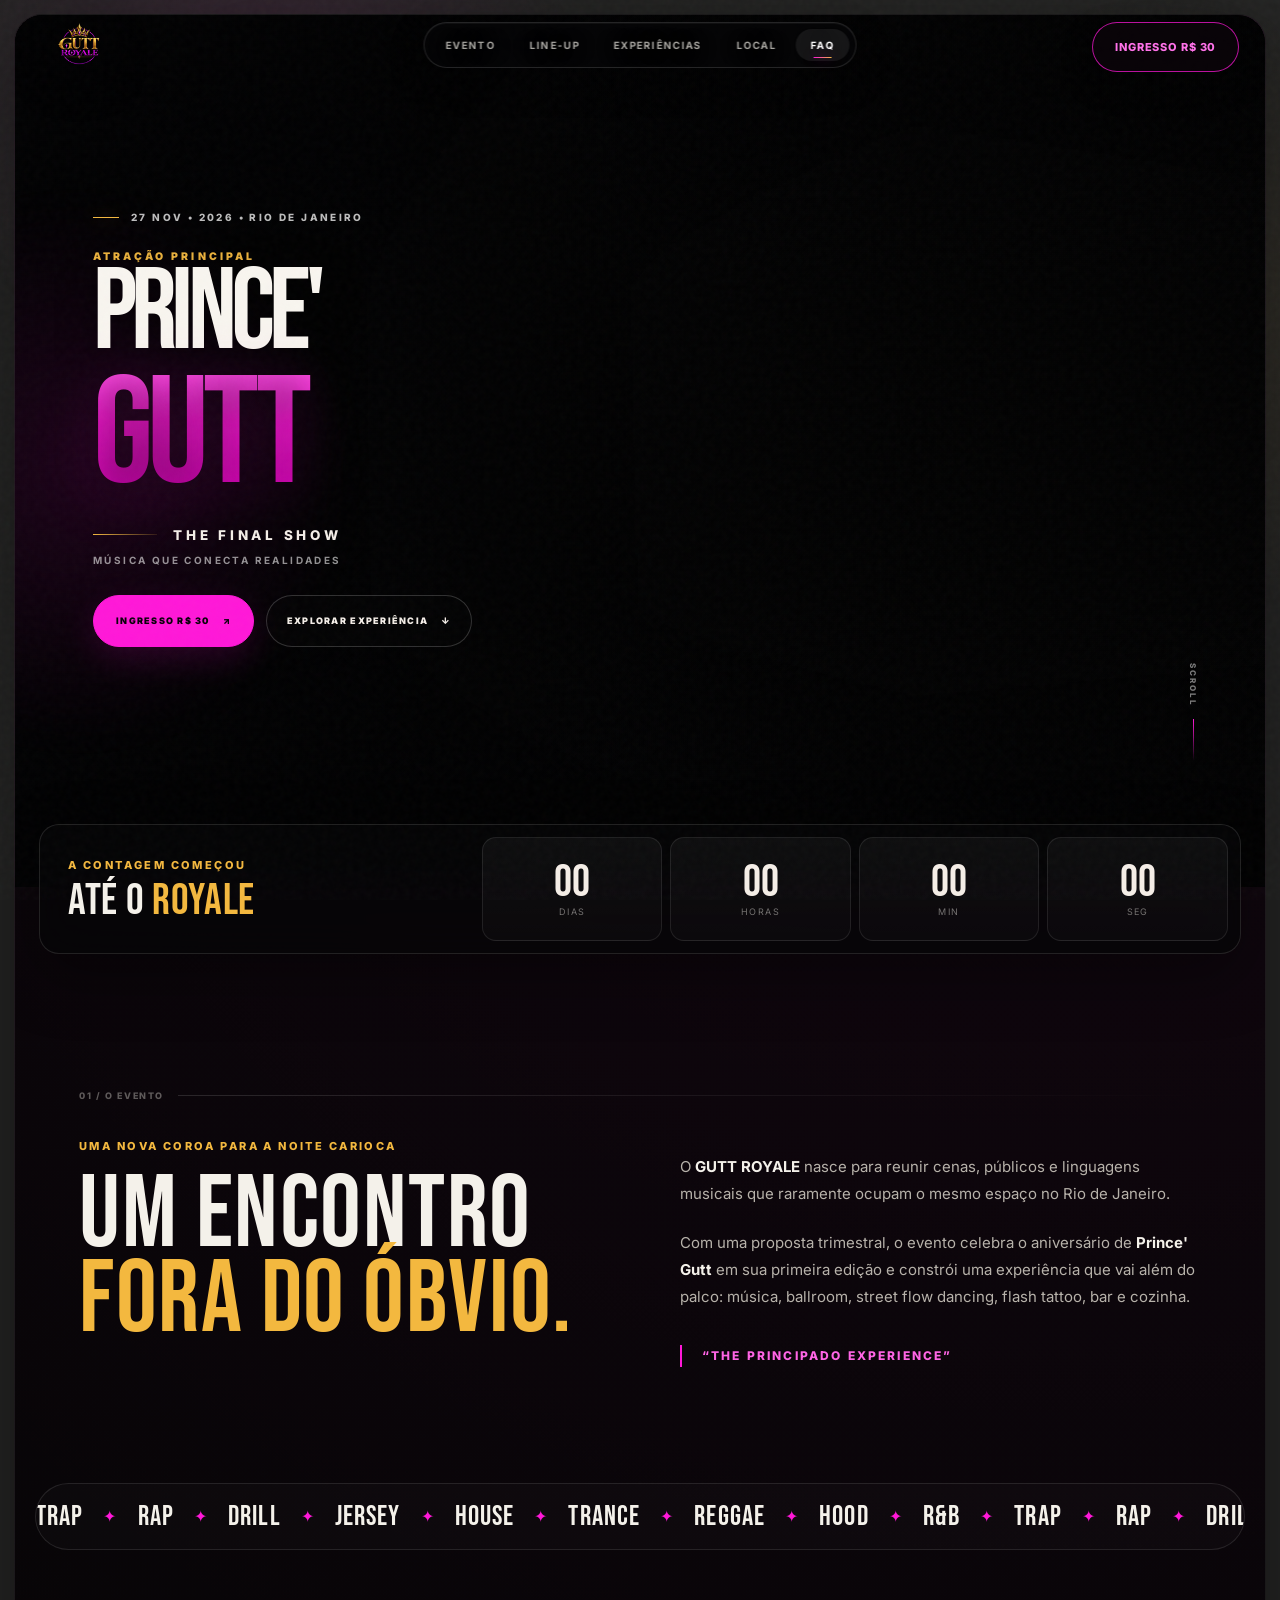
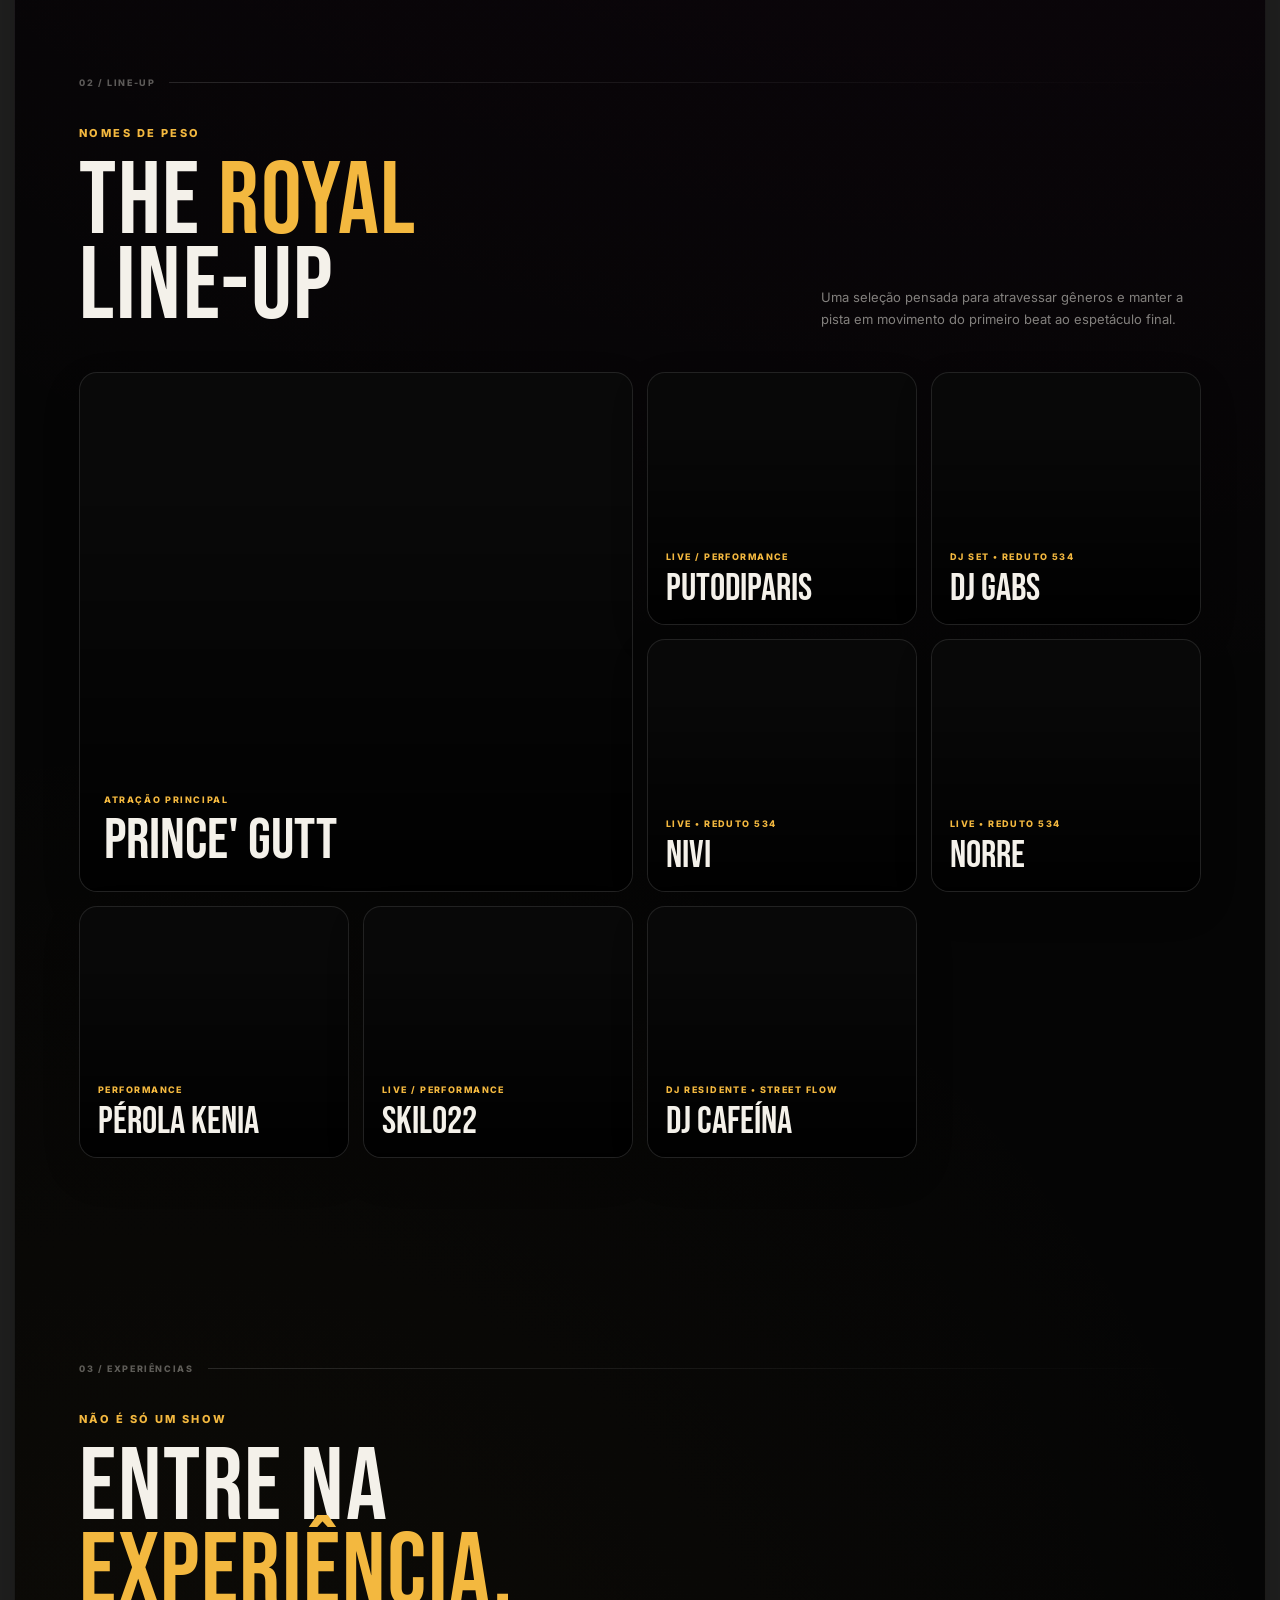
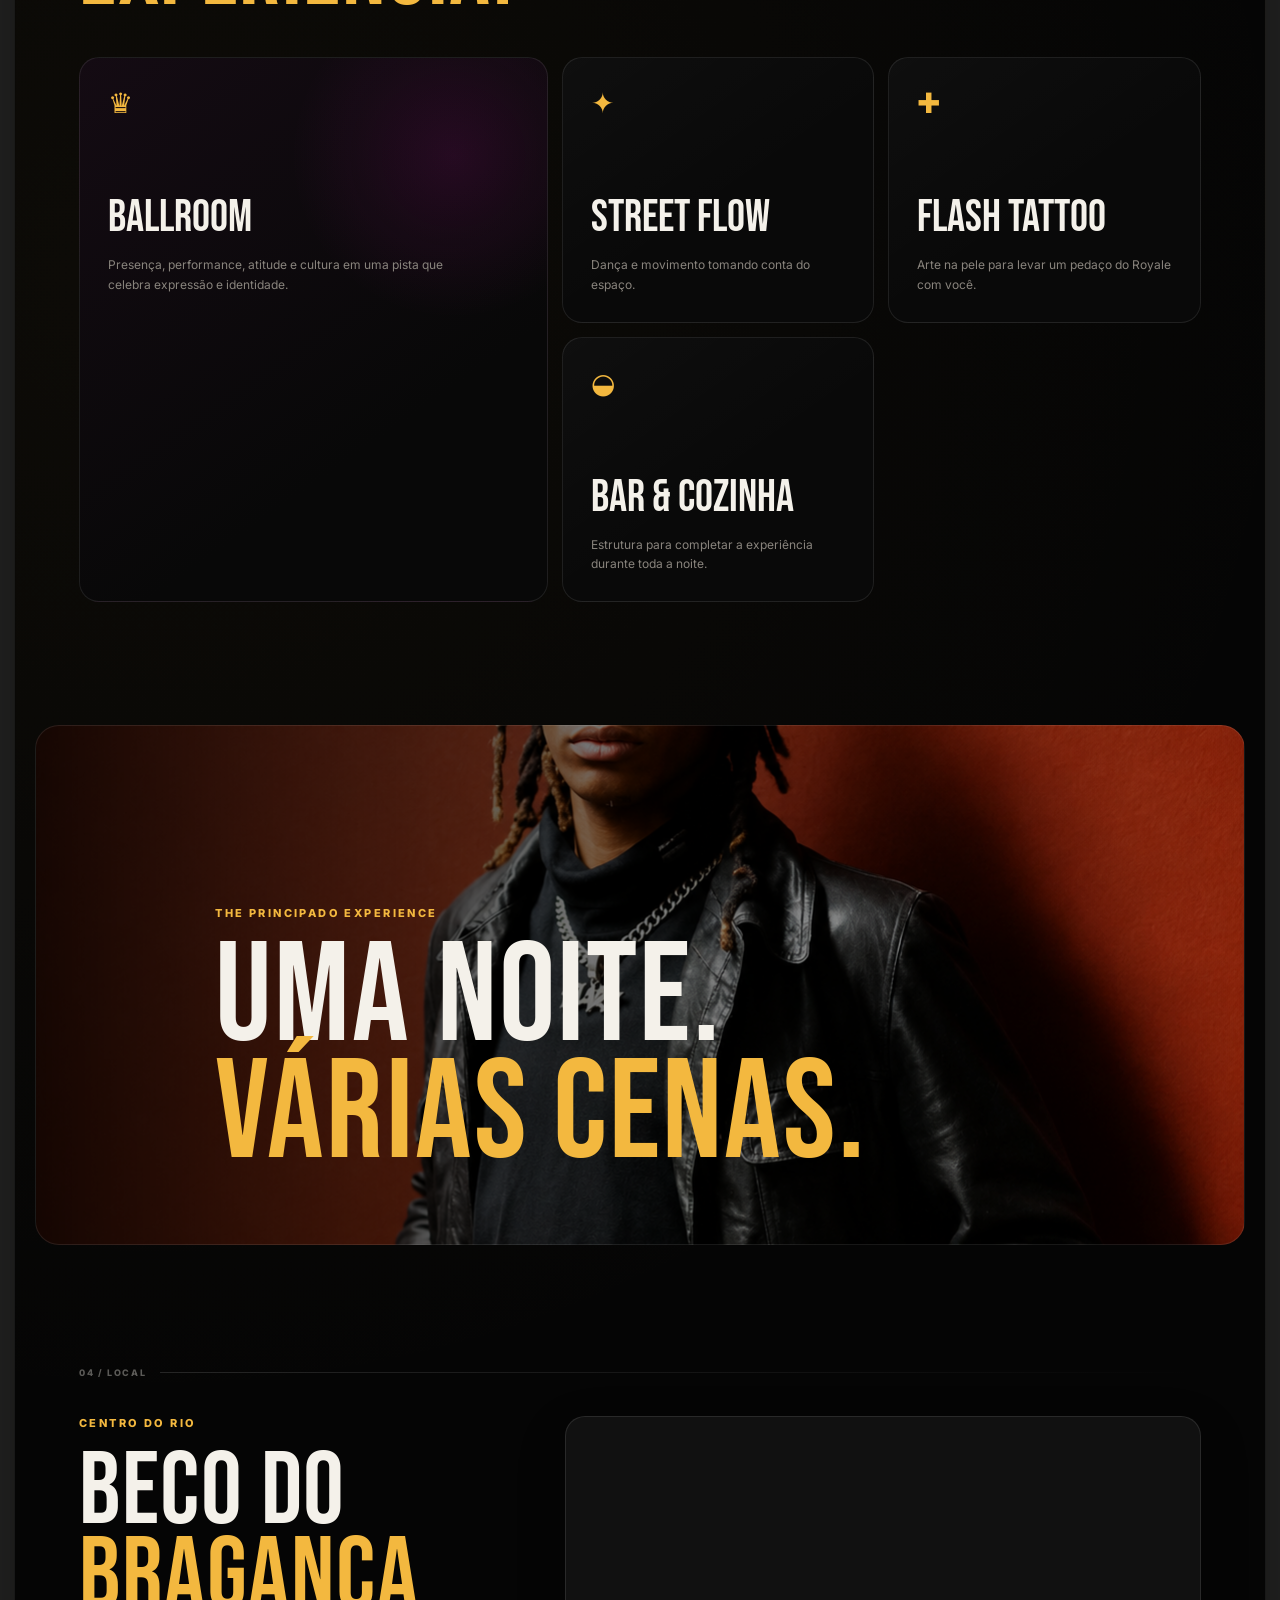
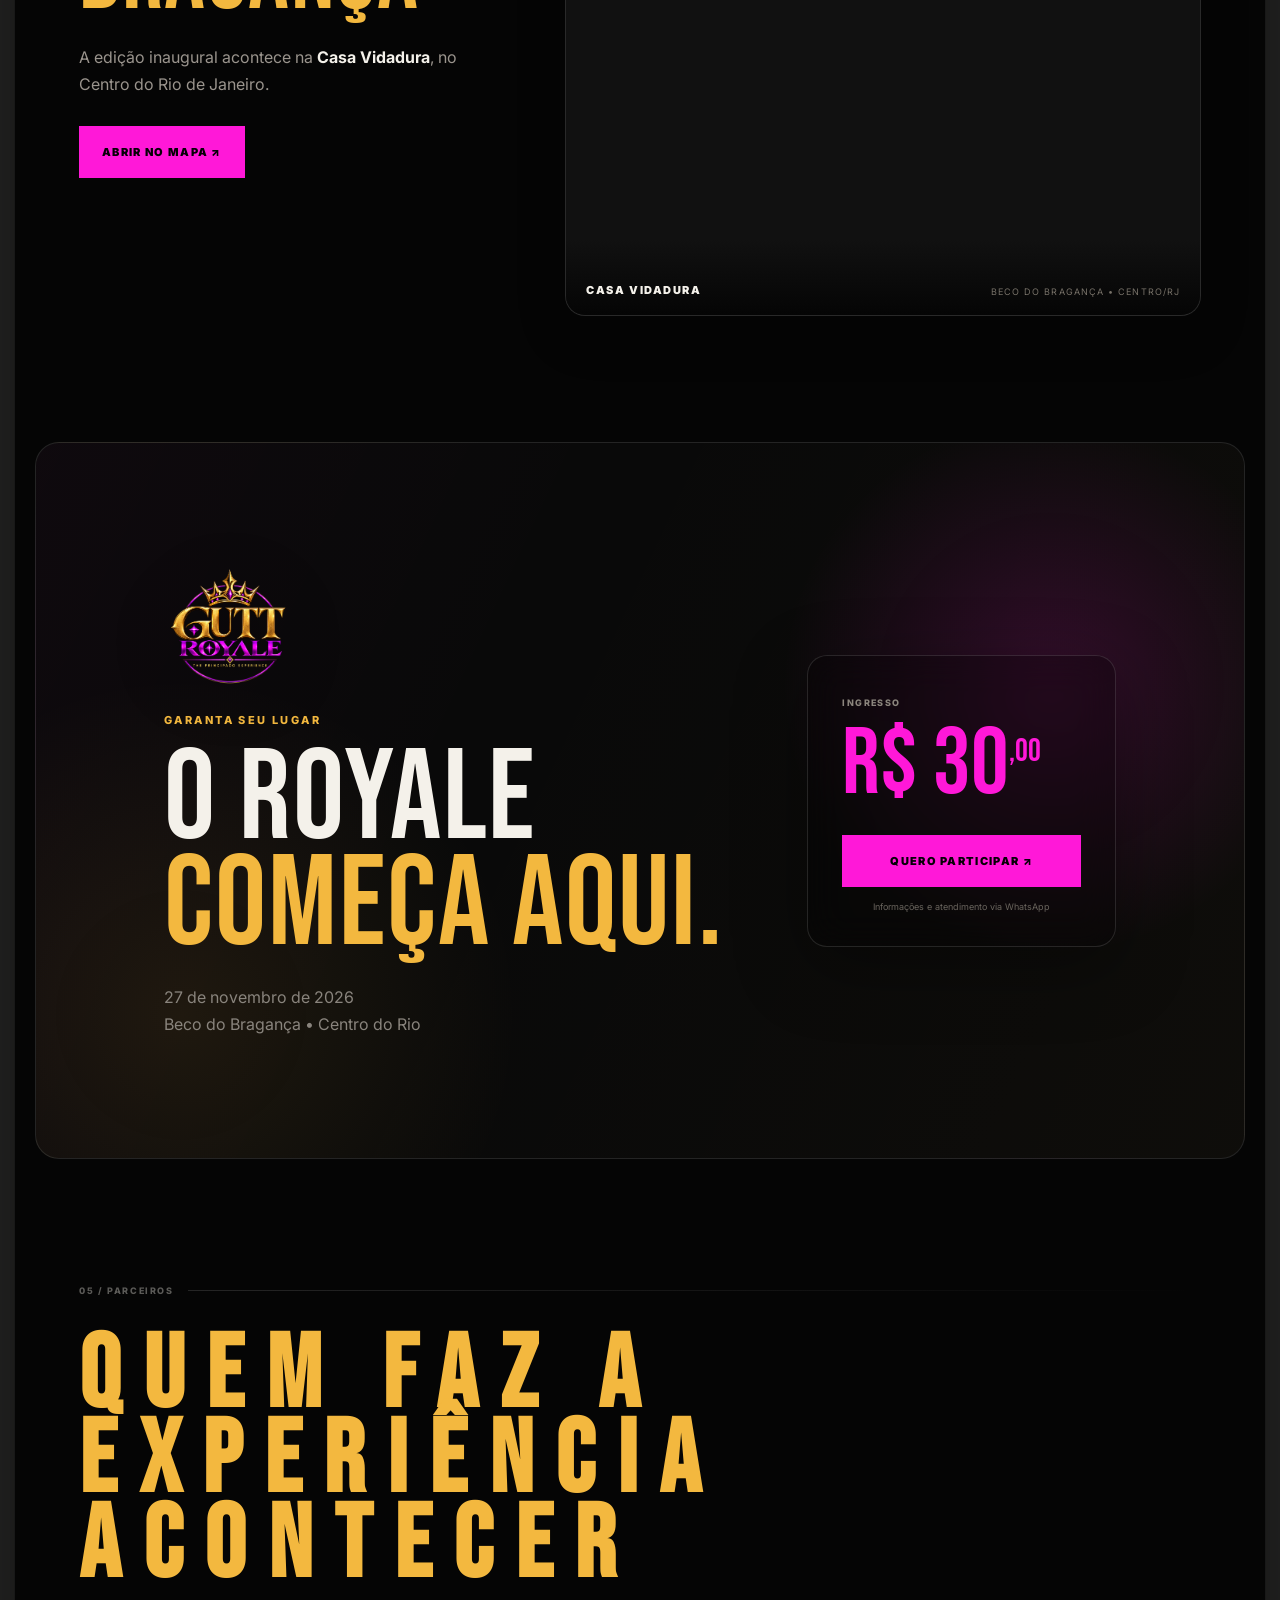
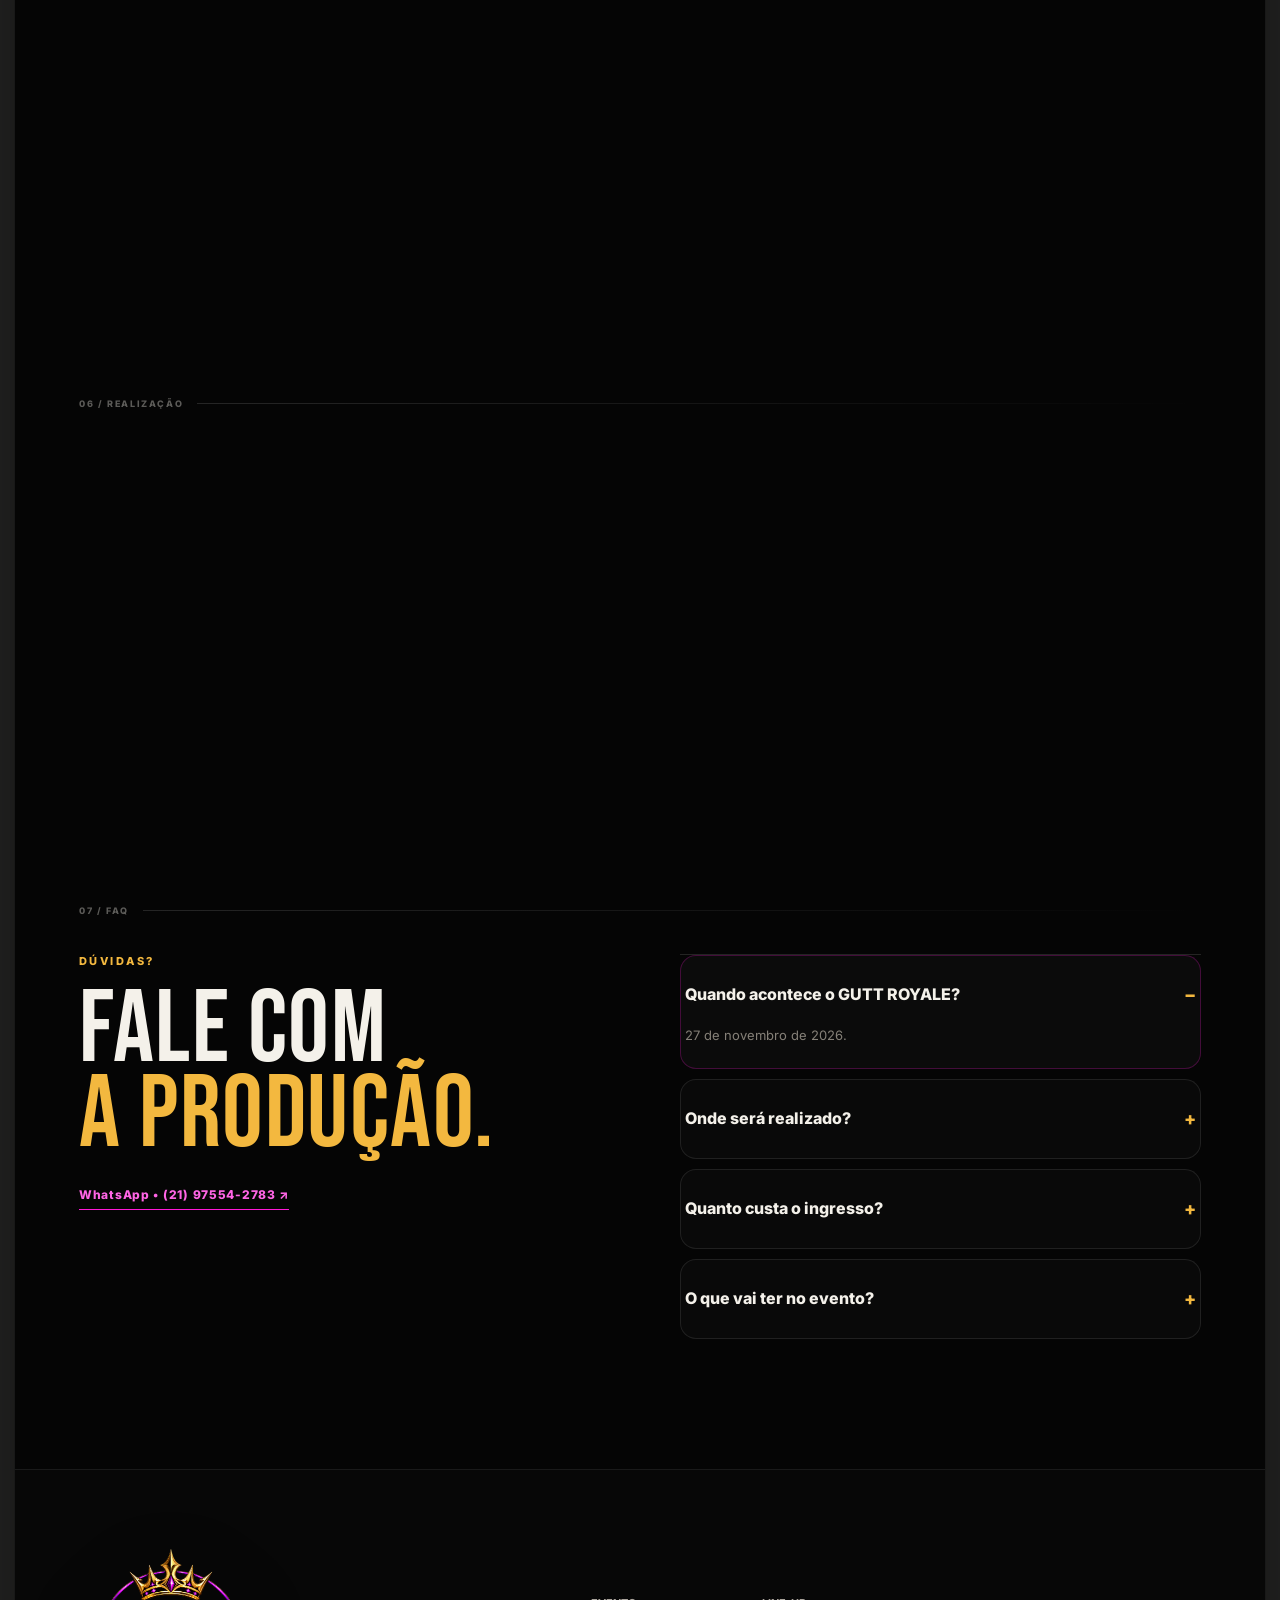
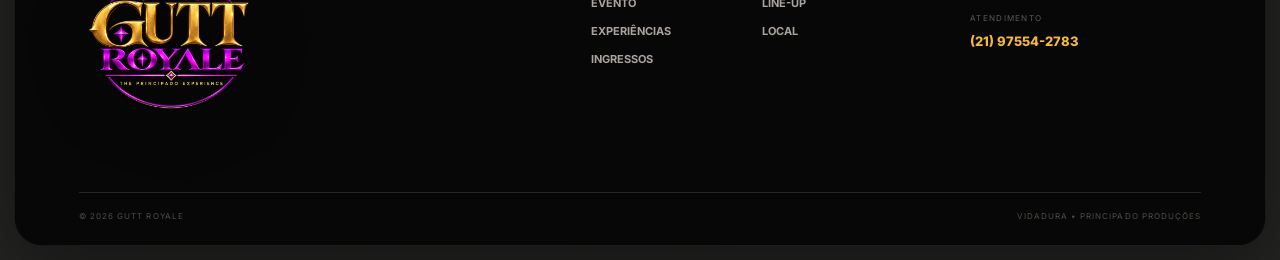
<file: index.html>
<!DOCTYPE html>
<html lang="pt-BR">
<head>
  <meta charset="UTF-8">
  <meta name="viewport" content="width=device-width, initial-scale=1.0">
  <meta name="theme-color" content="#050505">
  <meta name="description" content="GUTT ROYALE — THE PRINCIPADO EXPERIENCE. 27 de novembro de 2026, no Beco do Bragança, Centro do Rio. Música, ballroom, street flow dancing, flash tattoo e muito mais.">
  <meta name="referrer" content="strict-origin-when-cross-origin">
  <link rel="canonical" href="https://az1nn.github.io/guttroyale/">
  <meta property="og:title" content="GUTT ROYALE — THE PRINCIPADO EXPERIENCE">
  <meta property="og:description" content="27.11.2026 • Beco do Bragança • Centro do Rio">
  <meta property="og:type" content="website">
  <meta property="og:site_name" content="GUTT ROYALE">
  <meta property="og:locale" content="pt_BR">
  <meta property="og:url" content="https://az1nn.github.io/guttroyale/">
  <meta property="og:image" content="https://az1nn.github.io/guttroyale/assets/prince-gutt-clean-hero-desktop.webp">
  <meta name="twitter:card" content="summary_large_image">
  <meta name="twitter:title" content="GUTT ROYALE — THE PRINCIPADO EXPERIENCE">
  <meta name="twitter:description" content="27.11.2026 • Beco do Bragança • Centro do Rio">
  <meta name="twitter:image" content="https://az1nn.github.io/guttroyale/assets/prince-gutt-clean-hero-desktop.webp">
  <meta name="color-scheme" content="dark">
  <link rel="icon" type="image/png" href="assets/brand/gutt-royale-logo-compact-transparent.png">
  <link rel="apple-touch-icon" href="assets/brand/gutt-royale-logo-compact-transparent.png">
  <title>GUTT ROYALE | THE PRINCIPADO EXPERIENCE</title>
  <link rel="preconnect" href="https://fonts.googleapis.com">
  <link rel="preconnect" href="https://fonts.gstatic.com" crossorigin>
  <link href="https://fonts.googleapis.com/css2?family=Bebas+Neue&family=Inter:wght@400;500;600;700;800;900&display=swap" rel="stylesheet">
  <link rel="stylesheet" href="style.css?v=20260928-visual-polish">
  <noscript><style>.reveal{opacity:1!important;transform:none!important}</style></noscript>
  <script type="application/ld+json">
  {
    "@context": "https://schema.org",
    "@type": "Event",
    "name": "GUTT ROYALE — THE PRINCIPADO EXPERIENCE",
    "description": "Uma noite de música, atitude, estética e cultura urbana no Centro do Rio de Janeiro.",
    "startDate": "2026-11-27T20:00:00-03:00",
    "eventAttendanceMode": "https://schema.org/OfflineEventAttendanceMode",
    "eventStatus": "https://schema.org/EventScheduled",
    "image": ["https://az1nn.github.io/guttroyale/assets/prince-gutt-clean-hero-desktop.webp"],
    "url": "https://az1nn.github.io/guttroyale/",
    "location": {
      "@type": "Place",
      "name": "Casa Vidadura",
      "address": {
        "@type": "PostalAddress",
        "addressLocality": "Rio de Janeiro",
        "addressRegion": "RJ",
        "addressCountry": "BR"
      }
    },
    "organizer": {
      "@type": "Organization",
      "name": "Principado Produções"
    },
    "offers": {
      "@type": "Offer",
      "price": "30.00",
      "priceCurrency": "BRL",
      "availability": "https://schema.org/InStock",
      "url": "https://az1nn.github.io/guttroyale/#ingressos"
    }
  }
  </script>
</head>
<body class="royale-app">
  <a class="skip-link" href="#top">Pular para o conteúdo</a>

  <div class="noise" aria-hidden="true"></div>

  <div class="site-shell">

  <header class="site-header" data-floating-header>
    <a class="brand brand-mark brand-floating" href="#top" aria-label="Gutt Royale">
      <img src="assets/brand/gutt-royale-logo-compact-transparent.png" alt="GUTT ROYALE">
    </a>
    <nav class="nav" aria-label="Navegação principal" data-section-nav>
      <a href="#evento">Evento</a>
      <a href="#lineup">Line-up</a>
      <a href="#experiencias">Experiências</a>
      <a href="#local">Local</a>
      <a href="#faq">FAQ</a>
    </nav>
    <details class="mobile-menu">
      <summary aria-label="Abrir navegação">MENU</summary>
      <nav class="mobile-menu-panel" aria-label="Navegação móvel">
        <a href="#evento">Evento</a>
        <a href="#lineup">Line-up</a>
        <a href="#experiencias">Experiências</a>
        <a href="#local">Local</a>
        <a href="#faq">FAQ</a>
      </nav>
    </details>
    <a class="nav-cta" href="#ingressos">INGRESSO R$ 30</a>
  </header>

  <main id="top">

    <section class="hero hero-pro" aria-labelledby="hero-title" data-hero>
      <picture class="hero-pro-media" aria-hidden="true">
        <source media="(max-width: 700px)" srcset="assets/prince-gutt-clean-hero-mobile.webp">
        <img src="assets/prince-gutt-clean-hero-desktop.webp" alt="" fetchpriority="high" decoding="async">
      </picture>

      <div class="hero-pro-overlay" aria-hidden="true"></div>
      <div class="hero-pro-glow" aria-hidden="true"></div>

      <div class="hero-pro-grid">
        <div class="hero-pro-copy" data-hero-copy>
          <p class="hero-pro-date"><span></span>27 NOV • 2026 • RIO DE JANEIRO</p>
          <p class="hero-pro-role">ATRAÇÃO PRINCIPAL</p>

          <h1 id="hero-title" class="hero-pro-title" aria-label="Prince' Gutt">
            <span class="hero-pro-prince">PRINCE'</span>
            <span class="hero-pro-gutt">GUTT</span>
          </h1>

          <div class="hero-pro-signature">
            <span class="hero-pro-line" aria-hidden="true"></span>
            <p>THE FINAL SHOW</p>
          </div>

          <p class="hero-pro-tagline">MÚSICA QUE CONECTA REALIDADES</p>

          <div class="hero-pro-actions">
            <a class="hero-pro-primary" href="#ingressos">INGRESSO R$ 30 <span aria-hidden="true">↗</span></a>
            <a class="hero-pro-secondary" href="#evento">EXPLORAR EXPERIÊNCIA <span aria-hidden="true">↓</span></a>
          </div>
        </div>

      </div>

      <a class="hero-pro-scroll" href="#evento" aria-label="Ir para a seção do evento">
        <span>SCROLL</span>
        <i aria-hidden="true"></i>
      </a>
    </section>

    <section class="countdown-wrap" data-floating-deck>
      <div>
        <p class="eyebrow">A CONTAGEM COMEÇOU</p>
        <h2>ATÉ O <span>ROYALE</span></h2>
      </div>
      <div class="countdown" role="timer" aria-label="Contagem regressiva">
        <div><strong id="days">00</strong><small>DIAS</small></div>
        <div><strong id="hours">00</strong><small>HORAS</small></div>
        <div><strong id="minutes">00</strong><small>MIN</small></div>
        <div><strong id="seconds">00</strong><small>SEG</small></div>
      </div>
    </section>

    <section id="evento" class="section about">
      <div class="section-label">01 / O EVENTO</div>
      <div class="section-content split">
        <div>
          <p class="eyebrow">UMA NOVA COROA PARA A NOITE CARIOCA</p>
          <h2>UM ENCONTRO<br><span>FORA DO ÓBVIO.</span></h2>
        </div>
        <div class="about-text">
          <p>O <b>GUTT ROYALE</b> nasce para reunir cenas, públicos e linguagens musicais que raramente ocupam o mesmo espaço no Rio de Janeiro.</p>
          <p>Com uma proposta trimestral, o evento celebra o aniversário de <b>Prince' Gutt</b> em sua primeira edição e constrói uma experiência que vai além do palco: música, ballroom, street flow dancing, flash tattoo, bar e cozinha.</p>
          <div class="quote">“THE PRINCIPADO EXPERIENCE”</div>
        </div>
      </div>
    </section>

    <section class="marquee" aria-label="Gêneros musicais">
      <div class="marquee-track">
        <span>TRAP</span><i>✦</i><span>RAP</span><i>✦</i><span>DRILL</span><i>✦</i><span>JERSEY</span><i>✦</i><span>HOUSE</span><i>✦</i><span>TRANCE</span><i>✦</i><span>REGGAE</span><i>✦</i><span>HOOD</span><i>✦</i><span>R&B</span><i>✦</i>
        <span>TRAP</span><i>✦</i><span>RAP</span><i>✦</i><span>DRILL</span><i>✦</i><span>JERSEY</span><i>✦</i><span>HOUSE</span><i>✦</i><span>TRANCE</span><i>✦</i><span>REGGAE</span><i>✦</i><span>HOOD</span><i>✦</i><span>R&B</span><i>✦</i>
      </div>
    </section>

    <section id="lineup" class="section lineup">
      <div class="section-label">02 / LINE-UP</div>
      <div class="section-content">
        <div class="section-heading">
          <div>
            <p class="eyebrow">NOMES DE PESO</p>
            <h2>THE <span>ROYAL</span><br>LINE-UP</h2>
          </div>
          <p>Uma seleção pensada para atravessar gêneros e manter a pista em movimento do primeiro beat ao espetáculo final.</p>
        </div>

        <div class="lineup-grid">
          <article class="artist featured">
            <a class="artist-card-link" href="artistas/prince-gutt.html" aria-label="Conheça Prince' Gutt"></a>
            <img src="assets/lineup/prince-gutt-4k.webp" alt="" aria-hidden="true" loading="lazy" decoding="async">
            <div class="artist-overlay">
              <small>ATRAÇÃO PRINCIPAL</small>
              <h3>PRINCE' GUTT</h3>
            </div>
          </article>

          <article class="artist artist-photo artist-photo-putodiparis">
            <a class="artist-card-link" href="artistas/putodiparis.html" aria-label="Conheça PUTODIPARIS"></a>
            <img src="assets/lineup/putodiparis-4k.webp" alt="Putodiparis em retrato promocional" loading="lazy" decoding="async">
            <div class="artist-overlay">
              <small>LIVE / PERFORMANCE</small>
              <h3>PUTODIPARIS</h3>
            </div>
          </article>
          <article class="artist artist-photo artist-photo-gabs">
            <a class="artist-card-link" href="artistas/dj-gabs.html" aria-label="Conheça DJ GABS"></a>
            <img src="assets/lineup/dj-gabs-4k.webp" alt="DJ GABS em retrato promocional" loading="lazy" decoding="async">
            <div class="artist-overlay">
              <small>DJ SET • REDUTO 534</small>
              <h3>DJ GABS</h3>
            </div>
          </article>
          <article class="artist artist-photo artist-photo-nivi">
            <a class="artist-card-link" href="artistas/nivi.html" aria-label="Conheça NIVI"></a>
            <img src="assets/lineup/nivi-4k.webp" alt="NIVI se apresentando ao vivo" loading="lazy" decoding="async">
            <div class="artist-overlay">
              <small>LIVE • REDUTO 534</small>
              <h3>NIVI</h3>
            </div>
          </article>
          <article class="artist artist-photo artist-photo-norre">
            <a class="artist-card-link" href="artistas/norre.html" aria-label="Conheça NORRÊ"></a>
            <img src="assets/lineup/norre-4k.webp" alt="NORRE se apresentando ao vivo" loading="lazy" decoding="async">
            <div class="artist-overlay">
              <small>LIVE • REDUTO 534</small>
              <h3>NORRE</h3>
            </div>
          </article>
          <article class="artist artist-photo artist-photo-perola">
            <a class="artist-card-link" href="artistas/perola-kenia.html" aria-label="Conheça Pérola Kenia"></a>
            <img src="assets/lineup/perola-kenia-4k.webp" alt="Pérola Kenia se apresentando ao vivo" loading="lazy" decoding="async">
            <div class="artist-overlay">
              <small>PERFORMANCE</small>
              <h3>PÉROLA KENIA</h3>
            </div>
          </article>
          <article class="artist artist-photo artist-photo-skilo">
            <a class="artist-card-link" href="artistas/skilo22.html" aria-label="Conheça SKILO22"></a>
            <img src="assets/lineup/skilo22-4k.webp" alt="SKILO22 se apresentando ao vivo" loading="lazy" decoding="async">
            <div class="artist-overlay">
              <small>LIVE / PERFORMANCE</small>
              <h3>SKILO22</h3>
            </div>
          </article>
          <article class="artist artist-photo artist-photo-cafeina">
            <a class="artist-card-link" href="artistas/dj-cafeina.html" aria-label="Conheça DJ CAFEÍNA"></a>
            <img src="assets/lineup/dj-cafeina-4k.webp" alt="DJ CAFEÍNA em retrato promocional com headphones" loading="lazy" decoding="async">
            <div class="artist-overlay">
              <small>DJ RESIDENTE • STREET FLOW</small>
              <h3>DJ CAFEÍNA</h3>
            </div>
          </article>
        </div>
      </div>
    </section>

    <section id="experiencias" class="section experiences">
      <div class="section-label">03 / EXPERIÊNCIAS</div>
      <div class="section-content">
        <div class="section-heading">
          <div>
            <p class="eyebrow">NÃO É SÓ UM SHOW</p>
            <h2>ENTRE NA<br><span>EXPERIÊNCIA.</span></h2>
          </div>
        </div>

        <div class="experience-grid">
          <article class="experience-card large">
            <div class="card-icon">♛</div>
            <h3>BALLROOM</h3>
            <p>Presença, performance, atitude e cultura em uma pista que celebra expressão e identidade.</p>
          </article>
          <article class="experience-card">
            <div class="card-icon">✦</div>
            <h3>STREET FLOW</h3>
            <p>Dança e movimento tomando conta do espaço.</p>
          </article>
          <article class="experience-card">
            <div class="card-icon">✚</div>
            <h3>FLASH TATTOO</h3>
            <p>Arte na pele para levar um pedaço do Royale com você.</p>
          </article>
          <article class="experience-card">
            <div class="card-icon">◒</div>
            <h3>BAR & COZINHA</h3>
            <p>Estrutura para completar a experiência durante toda a noite.</p>
          </article>
        </div>
      </div>
    </section>

    <section class="visual-break">
      <div class="visual-copy">
        <p class="eyebrow">THE PRINCIPADO EXPERIENCE</p>
        <h2>UMA NOITE.<br><span>VÁRIAS CENAS.</span></h2>
      </div>
    </section>

    <section id="local" class="section location">
      <div class="section-label">04 / LOCAL</div>
      <div class="section-content split">
        <div>
          <p class="eyebrow">CENTRO DO RIO</p>
          <h2>BECO DO<br><span>BRAGANÇA</span></h2>
          <p class="location-copy">A edição inaugural acontece na <b>Casa Vidadura</b>, no Centro do Rio de Janeiro.</p>
          <a class="btn btn-primary" href="https://www.google.com/maps/search/?api=1&query=Casa+Vidadura+Beco+do+Bragan%C3%A7a+Centro+Rio+de+Janeiro" target="_blank" rel="noopener noreferrer">ABRIR NO MAPA ↗</a>
        </div>
        <div class="map-card">
          <iframe
            title="Mapa da Casa Vidadura"
            src="https://www.google.com/maps?q=Casa+Vidadura,+Beco+do+Bragança,+Centro,+Rio+de+Janeiro&output=embed"
            loading="lazy"
            referrerpolicy="no-referrer-when-downgrade">
          </iframe>
          <div class="map-caption"><span>CASA VIDADURA</span><small>BECO DO BRAGANÇA • CENTRO/RJ</small></div>
        </div>
      </div>
    </section>

    <section id="ingressos" class="ticket-section">
      <div class="ticket-glow"></div>
      <div class="ticket-inner">
        <div class="ticket-copy">
          <img class="ticket-brand-logo" src="assets/brand/gutt-royale-logo-official-transparent.png" alt="GUTT ROYALE — THE PRINCIPADO EXPERIENCE" loading="lazy" decoding="async">
          <p class="eyebrow">GARANTA SEU LUGAR</p>
          <h2>O ROYALE<br><span>COMEÇA AQUI.</span></h2>
          <p>27 de novembro de 2026<br>Beco do Bragança • Centro do Rio</p>
        </div>
        <div class="ticket-box">
          <small>INGRESSO</small>
          <strong>R$ 30<sup>,00</sup></strong>
          <a class="btn btn-primary" href="https://wa.me/5521975542783?text=Ol%C3%A1!%20Quero%20participar%20do%20GUTT%20ROYALE%20e%20saber%20como%20garantir%20meu%20ingresso." target="_blank" rel="noopener noreferrer">QUERO PARTICIPAR ↗</a>
          <span>Informações e atendimento via WhatsApp</span>
        </div>
      </div>
    </section>

    <section class="section partners">
      <div class="section-label">05 / PARCEIROS</div>
      <div class="section-content">
        <h2 class="eyebrow">QUEM FAZ A EXPERIÊNCIA ACONTECER</h2>
        <div class="partner-grid">
          <div class="partner partner-smoke"><span>SMOKE</span><b>BUZZ</b><small>TABACARIA</small></div>
          <a class="partner partner-principado" href="https://principadoproducoes.vercel.app" aria-label="Visitar Principado Produções"><span>PRINCIPADO</span><b>PRODUÇÕES</b></a>
          <div class="partner partner-sound"><span>SOUND</span><b>REI</b><small>SONORIZAÇÃO</small></div>
          <div class="partner partner-cpx" aria-label="CPX Labs"><span>CPX</span><b>LABS</b><small>TECNOLOGIA</small></div>
        </div>
      </div>
    </section>

    <section class="section production">
      <div class="section-label">06 / REALIZAÇÃO</div>
      <div class="section-content production-row">
        <div class="production-logo">
          <img src="vida-dura.png" alt="Vidadura" loading="lazy" decoding="async">
        </div>
        <div>
          <p class="eyebrow">REALIZAÇÃO / PRODUÇÃO</p>
          <h2>VIDADURA ×<br><span>PRINCIPADO PRODUÇÕES</span></h2>
        </div>
      </div>
    </section>

    <section id="faq" class="section faq">
      <div class="section-label">07 / FAQ</div>
      <div class="section-content split">
        <div>
          <p class="eyebrow">DÚVIDAS?</p>
          <h2>FALE COM<br><span>A PRODUÇÃO.</span></h2>
          <a class="whatsapp-link" href="https://wa.me/5521975542783" target="_blank" rel="noopener noreferrer">WhatsApp • (21) 97554-2783 ↗</a>
        </div>
        <div class="faq-list">
          <details open>
            <summary>Quando acontece o GUTT ROYALE?</summary>
            <p>27 de novembro de 2026.</p>
          </details>
          <details>
            <summary>Onde será realizado?</summary>
            <p>Casa Vidadura, Beco do Bragança, Centro do Rio de Janeiro.</p>
          </details>
          <details>
            <summary>Quanto custa o ingresso?</summary>
            <p>R$ 30,00. Para informações sobre compra e disponibilidade, fale com a produção pelo WhatsApp.</p>
          </details>
          <details>
            <summary>O que vai ter no evento?</summary>
            <p>Line-up musical, espetáculo final de Prince' Gutt, ballroom, street flow dancing, flash tattoo, bar e cozinha.</p>
          </details>
        </div>
      </div>
    </section>

  </main>

  <footer class="footer">
    <div class="footer-main">
      <div class="footer-brand">
        <img class="footer-brand-logo" src="assets/brand/gutt-royale-logo-official-transparent.png" alt="GUTT ROYALE — THE PRINCIPADO EXPERIENCE" loading="lazy" decoding="async">
      </div>
      <div class="footer-links">
        <a href="#evento">Evento</a>
        <a href="#lineup">Line-up</a>
        <a href="#experiencias">Experiências</a>
        <a href="#local">Local</a>
        <a href="#ingressos">Ingressos</a>
      </div>
      <div class="footer-contact">
        <small>ATENDIMENTO</small>
        <a href="https://wa.me/5521975542783" target="_blank" rel="noopener noreferrer">(21) 97554-2783</a>
      </div>
    </div>
    <div class="footer-bottom">
      <span>© 2026 GUTT ROYALE</span>
      <span>VIDADURA • PRINCIPADO PRODUÇÕES</span>
    </div>
  </footer>

  </div>

  <script src="script.js?v=20260923-brand-polish" defer></script>
</body>
</html>
</file>
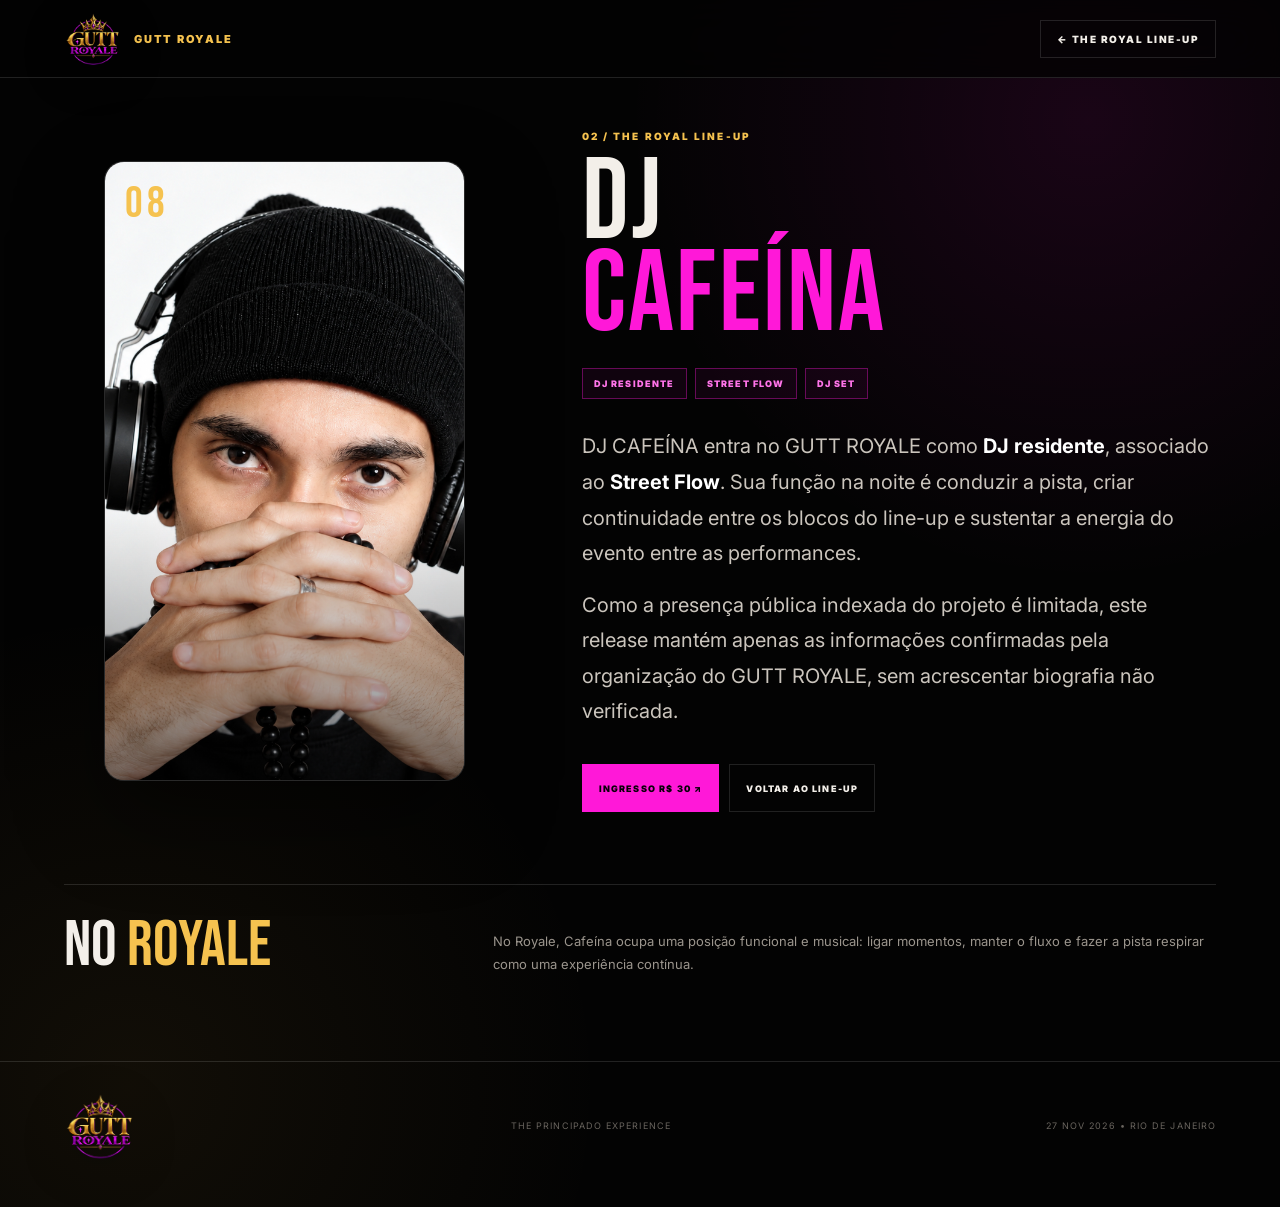
<file: artistas/dj-cafeina.html>
<!DOCTYPE html>
<html lang="pt-BR">
<head>
  <meta charset="UTF-8">
  <meta name="viewport" content="width=device-width, initial-scale=1.0">
  <meta name="theme-color" content="#030303">
  <meta name="description" content="DJ Cafeína — DJ residente / Street Flow no THE ROYAL LINE-UP do GUTT ROYALE.">
  <link rel="canonical" href="https://az1nn.github.io/guttroyale/artistas/dj-cafeina.html">
  <meta property="og:title" content="DJ CAFEÍNA | GUTT ROYALE">
  <meta property="og:description" content="DJ Cafeína — DJ residente / Street Flow no THE ROYAL LINE-UP do GUTT ROYALE.">
  <meta property="og:type" content="profile">
  <meta property="og:url" content="https://az1nn.github.io/guttroyale/artistas/dj-cafeina.html">
  <meta property="og:image" content="https://az1nn.github.io/guttroyale/assets/lineup/dj-cafeina-4k.webp">
  <meta name="twitter:card" content="summary_large_image">
  <meta name="twitter:title" content="DJ CAFEÍNA | GUTT ROYALE">
  <meta name="twitter:description" content="DJ Cafeína — DJ residente / Street Flow no THE ROYAL LINE-UP do GUTT ROYALE.">
  <meta name="twitter:image" content="https://az1nn.github.io/guttroyale/assets/lineup/dj-cafeina-4k.webp">
  <title>DJ CAFEÍNA | GUTT ROYALE</title>
  <link rel="icon" type="image/png" href="../assets/brand/gutt-royale-logo-compact-transparent.png">
  <link rel="preconnect" href="https://fonts.googleapis.com">
  <link rel="preconnect" href="https://fonts.gstatic.com" crossorigin>
  <link href="https://fonts.googleapis.com/css2?family=Bebas+Neue&family=Inter:wght@400;500;600;700;800;900&display=swap" rel="stylesheet">
  <link rel="stylesheet" href="../artist.css?v=20260923-brand-polish">
</head>
<body>
  <header class="artist-nav">
    <a class="artist-brand" href="../index.html#top">
      <img src="../assets/brand/gutt-royale-logo-compact-transparent.png" alt="GUTT ROYALE">
      <span>GUTT ROYALE</span>
    </a>
    <a class="back-link" href="../index.html#lineup">← THE ROYAL LINE-UP</a>
  </header>

  <main class="artist-page">
    <section class="artist-hero">
      <figure class="artist-portrait" style="--portrait-position:center center">
        <img src="../assets/lineup/dj-cafeina-4k.webp" alt="DJ CAFEÍNA" fetchpriority="high" decoding="async">
        <span class="artist-number">08</span>
      </figure>
      <div class="artist-copy">
        <p class="artist-kicker">02 / THE ROYAL LINE-UP</p>
        <h1>DJ<br><span>CAFEÍNA</span></h1>
        <div class="role-list"><span>DJ RESIDENTE</span><span>STREET FLOW</span><span>DJ SET</span></div>
        <p class="release">DJ CAFEÍNA entra no GUTT ROYALE como <strong>DJ residente</strong>, associado ao <strong>Street Flow</strong>. Sua função na noite é conduzir a pista, criar continuidade entre os blocos do line-up e sustentar a energia do evento entre as performances.</p>
        <p class="release">Como a presença pública indexada do projeto é limitada, este release mantém apenas as informações confirmadas pela organização do GUTT ROYALE, sem acrescentar biografia não verificada.</p>
        <div class="artist-actions">
          <a class="artist-button primary" href="../index.html#ingressos">INGRESSO R$ 30 ↗</a>
          <a class="artist-button" href="../index.html#lineup">VOLTAR AO LINE-UP</a>
        </div>
      </div>
    </section>

    <section class="artist-details">
      <h2>NO <span>ROYALE</span></h2>
      <div class="detail-copy">
        <p>No Royale, Cafeína ocupa uma posição funcional e musical: ligar momentos, manter o fluxo e fazer a pista respirar como uma experiência contínua.</p>
        
      </div>
    </section>
  </main>

  <footer class="artist-footer">
    <img class="artist-footer-brand" src="../assets/brand/gutt-royale-logo-compact-transparent.png" alt="GUTT ROYALE" loading="lazy" decoding="async">
    <span>THE PRINCIPADO EXPERIENCE</span>
    <span>27 NOV 2026 • RIO DE JANEIRO</span>
  </footer>
</body>
</html>
</file>
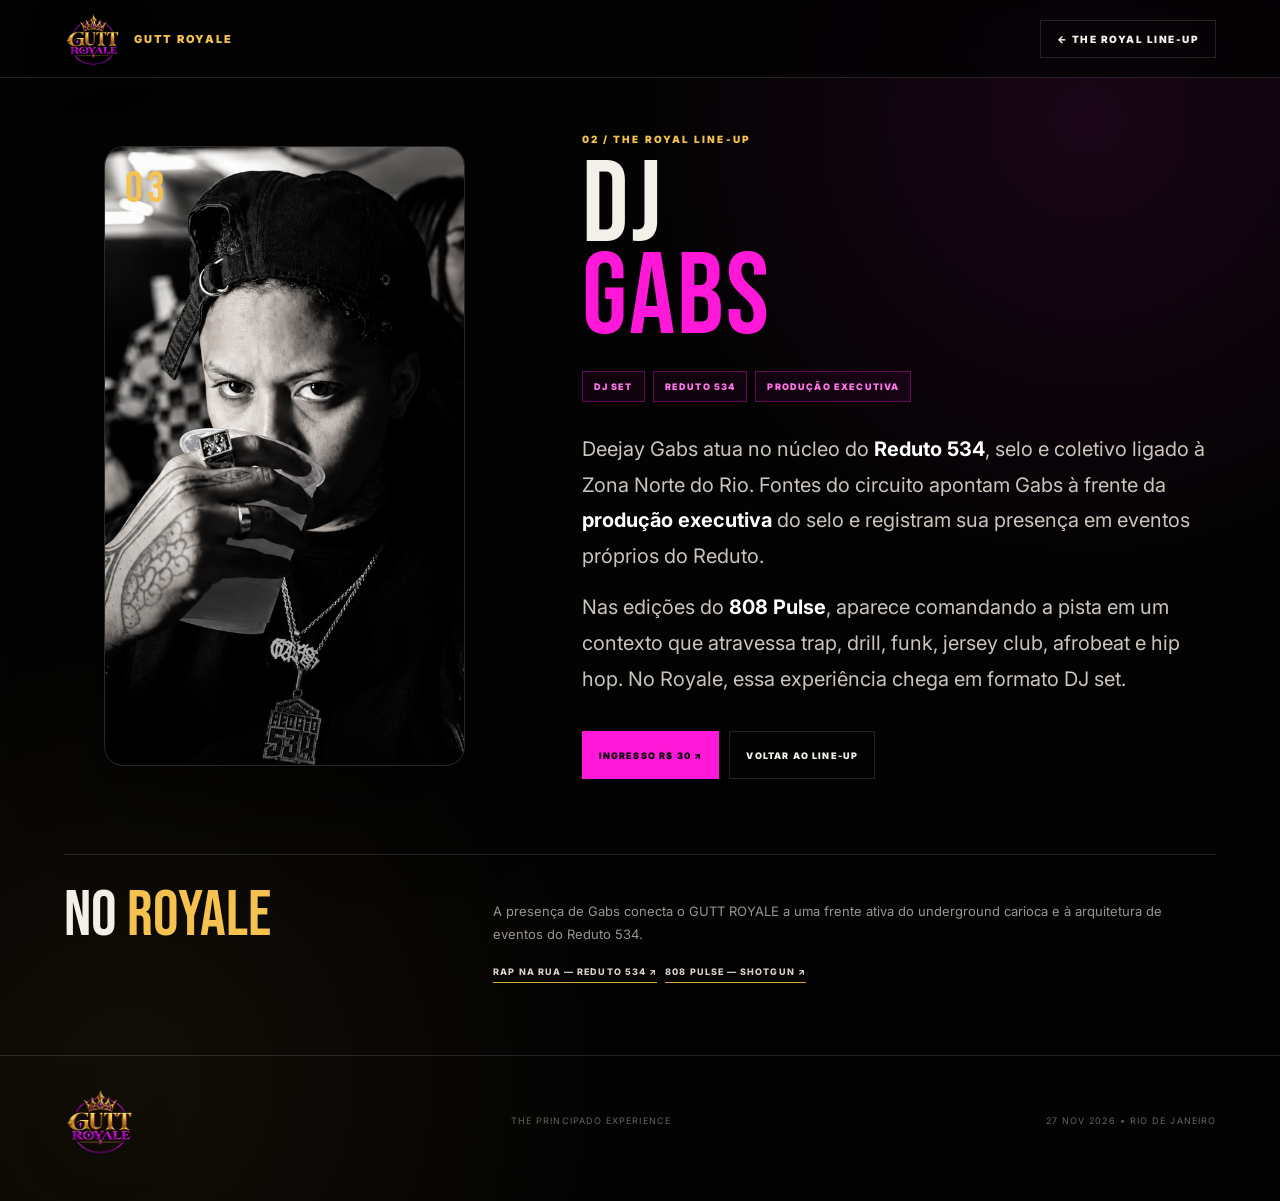
<file: artistas/dj-gabs.html>
<!DOCTYPE html>
<html lang="pt-BR">
<head>
  <meta charset="UTF-8">
  <meta name="viewport" content="width=device-width, initial-scale=1.0">
  <meta name="theme-color" content="#030303">
  <meta name="description" content="DJ GABS / Reduto 534 no THE ROYAL LINE-UP do GUTT ROYALE.">
  <link rel="canonical" href="https://az1nn.github.io/guttroyale/artistas/dj-gabs.html">
  <meta property="og:title" content="DJ GABS | GUTT ROYALE">
  <meta property="og:description" content="DJ GABS / Reduto 534 no THE ROYAL LINE-UP do GUTT ROYALE.">
  <meta property="og:type" content="profile">
  <meta property="og:url" content="https://az1nn.github.io/guttroyale/artistas/dj-gabs.html">
  <meta property="og:image" content="https://az1nn.github.io/guttroyale/assets/lineup/dj-gabs-4k.webp">
  <meta name="twitter:card" content="summary_large_image">
  <meta name="twitter:title" content="DJ GABS | GUTT ROYALE">
  <meta name="twitter:description" content="DJ GABS / Reduto 534 no THE ROYAL LINE-UP do GUTT ROYALE.">
  <meta name="twitter:image" content="https://az1nn.github.io/guttroyale/assets/lineup/dj-gabs-4k.webp">
  <title>DJ GABS | GUTT ROYALE</title>
  <link rel="icon" type="image/png" href="../assets/brand/gutt-royale-logo-compact-transparent.png">
  <link rel="preconnect" href="https://fonts.googleapis.com">
  <link rel="preconnect" href="https://fonts.gstatic.com" crossorigin>
  <link href="https://fonts.googleapis.com/css2?family=Bebas+Neue&family=Inter:wght@400;500;600;700;800;900&display=swap" rel="stylesheet">
  <link rel="stylesheet" href="../artist.css?v=20260923-brand-polish">
</head>
<body>
  <header class="artist-nav">
    <a class="artist-brand" href="../index.html#top">
      <img src="../assets/brand/gutt-royale-logo-compact-transparent.png" alt="GUTT ROYALE">
      <span>GUTT ROYALE</span>
    </a>
    <a class="back-link" href="../index.html#lineup">← THE ROYAL LINE-UP</a>
  </header>

  <main class="artist-page">
    <section class="artist-hero">
      <figure class="artist-portrait" style="--portrait-position:center 22%">
        <img src="../assets/lineup/dj-gabs-4k.webp" alt="DJ GABS" fetchpriority="high" decoding="async">
        <span class="artist-number">03</span>
      </figure>
      <div class="artist-copy">
        <p class="artist-kicker">02 / THE ROYAL LINE-UP</p>
        <h1>DJ<br><span>GABS</span></h1>
        <div class="role-list"><span>DJ SET</span><span>REDUTO 534</span><span>PRODUÇÃO EXECUTIVA</span></div>
        <p class="release">Deejay Gabs atua no núcleo do <strong>Reduto 534</strong>, selo e coletivo ligado à Zona Norte do Rio. Fontes do circuito apontam Gabs à frente da <strong>produção executiva</strong> do selo e registram sua presença em eventos próprios do Reduto.</p>
        <p class="release">Nas edições do <strong>808 Pulse</strong>, aparece comandando a pista em um contexto que atravessa trap, drill, funk, jersey club, afrobeat e hip hop. No Royale, essa experiência chega em formato DJ set.</p>
        <div class="artist-actions">
          <a class="artist-button primary" href="../index.html#ingressos">INGRESSO R$ 30 ↗</a>
          <a class="artist-button" href="../index.html#lineup">VOLTAR AO LINE-UP</a>
        </div>
      </div>
    </section>

    <section class="artist-details">
      <h2>NO <span>ROYALE</span></h2>
      <div class="detail-copy">
        <p>A presença de Gabs conecta o GUTT ROYALE a uma frente ativa do underground carioca e à arquitetura de eventos do Reduto 534.</p>
        <div class="source-links"><a href="https://rapnarua.com.br/noticia/selo-reduto-534-lanca-cypher534-2-colhendo-os-frutos-e-conecta-diferentes-territorios-do-rio" target="_blank" rel="noopener">RAP NA RUA — REDUTO 534 ↗</a><a href="https://shotgun.live/pt-br/events/808-pulse-2-edicao" target="_blank" rel="noopener">808 PULSE — SHOTGUN ↗</a></div>
      </div>
    </section>
  </main>

  <footer class="artist-footer">
    <img class="artist-footer-brand" src="../assets/brand/gutt-royale-logo-compact-transparent.png" alt="GUTT ROYALE" loading="lazy" decoding="async">
    <span>THE PRINCIPADO EXPERIENCE</span>
    <span>27 NOV 2026 • RIO DE JANEIRO</span>
  </footer>
</body>
</html>
</file>
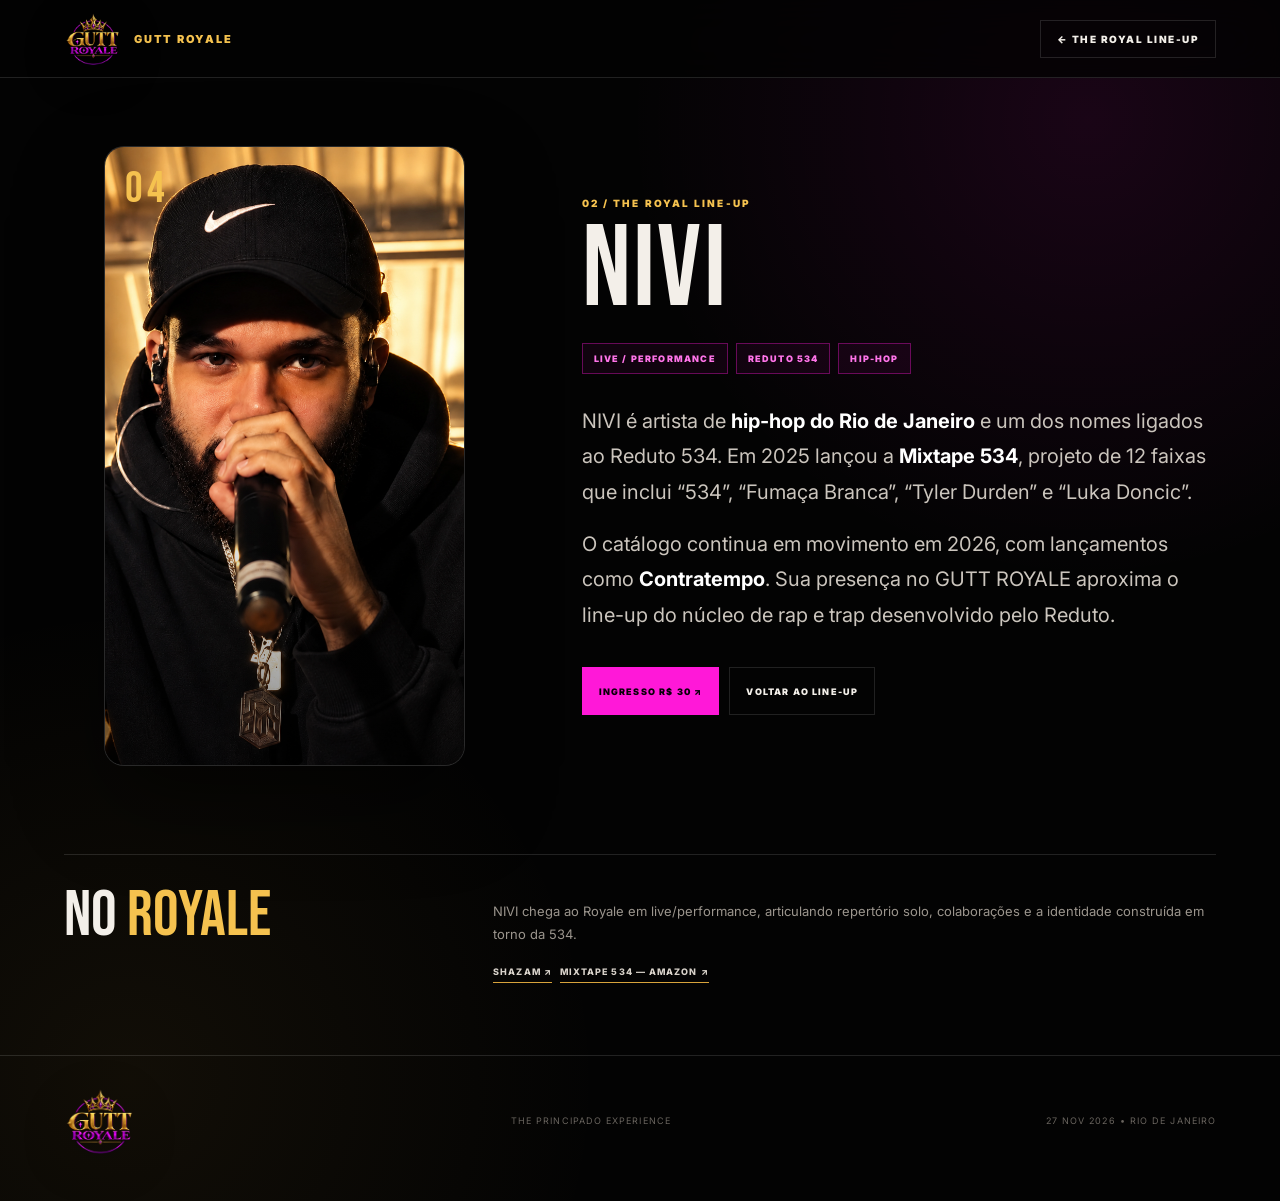
<file: artistas/nivi.html>
<!DOCTYPE html>
<html lang="pt-BR">
<head>
  <meta charset="UTF-8">
  <meta name="viewport" content="width=device-width, initial-scale=1.0">
  <meta name="theme-color" content="#030303">
  <meta name="description" content="NIVI / Reduto 534 no THE ROYAL LINE-UP do GUTT ROYALE.">
  <link rel="canonical" href="https://az1nn.github.io/guttroyale/artistas/nivi.html">
  <meta property="og:title" content="NIVI | GUTT ROYALE">
  <meta property="og:description" content="NIVI / Reduto 534 no THE ROYAL LINE-UP do GUTT ROYALE.">
  <meta property="og:type" content="profile">
  <meta property="og:url" content="https://az1nn.github.io/guttroyale/artistas/nivi.html">
  <meta property="og:image" content="https://az1nn.github.io/guttroyale/assets/lineup/nivi-4k.webp">
  <meta name="twitter:card" content="summary_large_image">
  <meta name="twitter:title" content="NIVI | GUTT ROYALE">
  <meta name="twitter:description" content="NIVI / Reduto 534 no THE ROYAL LINE-UP do GUTT ROYALE.">
  <meta name="twitter:image" content="https://az1nn.github.io/guttroyale/assets/lineup/nivi-4k.webp">
  <title>NIVI | GUTT ROYALE</title>
  <link rel="icon" type="image/png" href="../assets/brand/gutt-royale-logo-compact-transparent.png">
  <link rel="preconnect" href="https://fonts.googleapis.com">
  <link rel="preconnect" href="https://fonts.gstatic.com" crossorigin>
  <link href="https://fonts.googleapis.com/css2?family=Bebas+Neue&family=Inter:wght@400;500;600;700;800;900&display=swap" rel="stylesheet">
  <link rel="stylesheet" href="../artist.css?v=20260923-brand-polish">
</head>
<body>
  <header class="artist-nav">
    <a class="artist-brand" href="../index.html#top">
      <img src="../assets/brand/gutt-royale-logo-compact-transparent.png" alt="GUTT ROYALE">
      <span>GUTT ROYALE</span>
    </a>
    <a class="back-link" href="../index.html#lineup">← THE ROYAL LINE-UP</a>
  </header>

  <main class="artist-page">
    <section class="artist-hero">
      <figure class="artist-portrait" style="--portrait-position:center 14%">
        <img src="../assets/lineup/nivi-4k.webp" alt="NIVI" fetchpriority="high" decoding="async">
        <span class="artist-number">04</span>
      </figure>
      <div class="artist-copy">
        <p class="artist-kicker">02 / THE ROYAL LINE-UP</p>
        <h1>NIVI</h1>
        <div class="role-list"><span>LIVE / PERFORMANCE</span><span>REDUTO 534</span><span>HIP-HOP</span></div>
        <p class="release">NIVI é artista de <strong>hip-hop do Rio de Janeiro</strong> e um dos nomes ligados ao Reduto 534. Em 2025 lançou a <strong>Mixtape 534</strong>, projeto de 12 faixas que inclui “534”, “Fumaça Branca”, “Tyler Durden” e “Luka Doncic”.</p>
        <p class="release">O catálogo continua em movimento em 2026, com lançamentos como <strong>Contratempo</strong>. Sua presença no GUTT ROYALE aproxima o line-up do núcleo de rap e trap desenvolvido pelo Reduto.</p>
        <div class="artist-actions">
          <a class="artist-button primary" href="../index.html#ingressos">INGRESSO R$ 30 ↗</a>
          <a class="artist-button" href="../index.html#lineup">VOLTAR AO LINE-UP</a>
        </div>
      </div>
    </section>

    <section class="artist-details">
      <h2>NO <span>ROYALE</span></h2>
      <div class="detail-copy">
        <p>NIVI chega ao Royale em live/performance, articulando repertório solo, colaborações e a identidade construída em torno da 534.</p>
        <div class="source-links"><a href="https://www.shazam.com/artist/nivi/1706759036" target="_blank" rel="noopener">SHAZAM ↗</a><a href="https://music.amazon.in/albums/B0DV9W4DWL" target="_blank" rel="noopener">MIXTAPE 534 — AMAZON ↗</a></div>
      </div>
    </section>
  </main>

  <footer class="artist-footer">
    <img class="artist-footer-brand" src="../assets/brand/gutt-royale-logo-compact-transparent.png" alt="GUTT ROYALE" loading="lazy" decoding="async">
    <span>THE PRINCIPADO EXPERIENCE</span>
    <span>27 NOV 2026 • RIO DE JANEIRO</span>
  </footer>
</body>
</html>
</file>
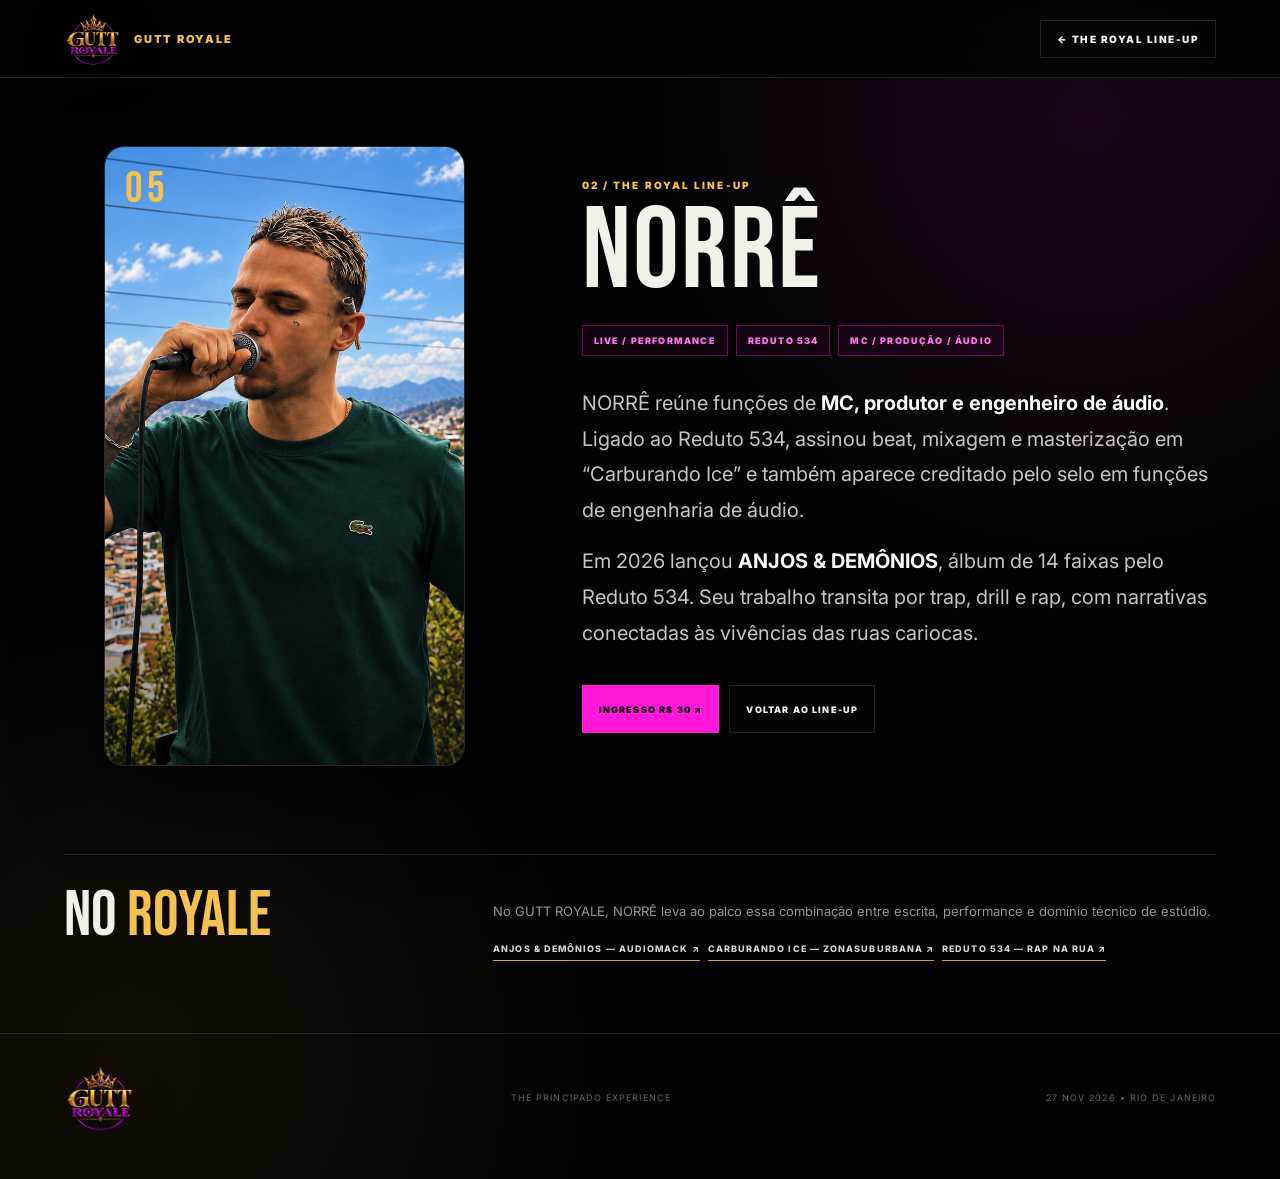
<file: artistas/norre.html>
<!DOCTYPE html>
<html lang="pt-BR">
<head>
  <meta charset="UTF-8">
  <meta name="viewport" content="width=device-width, initial-scale=1.0">
  <meta name="theme-color" content="#030303">
  <meta name="description" content="NORRÊ / Reduto 534 no THE ROYAL LINE-UP do GUTT ROYALE.">
  <link rel="canonical" href="https://az1nn.github.io/guttroyale/artistas/norre.html">
  <meta property="og:title" content="NORRÊ | GUTT ROYALE">
  <meta property="og:description" content="NORRÊ / Reduto 534 no THE ROYAL LINE-UP do GUTT ROYALE.">
  <meta property="og:type" content="profile">
  <meta property="og:url" content="https://az1nn.github.io/guttroyale/artistas/norre.html">
  <meta property="og:image" content="https://az1nn.github.io/guttroyale/assets/lineup/norre-4k.webp">
  <meta name="twitter:card" content="summary_large_image">
  <meta name="twitter:title" content="NORRÊ | GUTT ROYALE">
  <meta name="twitter:description" content="NORRÊ / Reduto 534 no THE ROYAL LINE-UP do GUTT ROYALE.">
  <meta name="twitter:image" content="https://az1nn.github.io/guttroyale/assets/lineup/norre-4k.webp">
  <title>NORRÊ | GUTT ROYALE</title>
  <link rel="icon" type="image/png" href="../assets/brand/gutt-royale-logo-compact-transparent.png">
  <link rel="preconnect" href="https://fonts.googleapis.com">
  <link rel="preconnect" href="https://fonts.gstatic.com" crossorigin>
  <link href="https://fonts.googleapis.com/css2?family=Bebas+Neue&family=Inter:wght@400;500;600;700;800;900&display=swap" rel="stylesheet">
  <link rel="stylesheet" href="../artist.css?v=20260923-brand-polish">
</head>
<body>
  <header class="artist-nav">
    <a class="artist-brand" href="../index.html#top">
      <img src="../assets/brand/gutt-royale-logo-compact-transparent.png" alt="GUTT ROYALE">
      <span>GUTT ROYALE</span>
    </a>
    <a class="back-link" href="../index.html#lineup">← THE ROYAL LINE-UP</a>
  </header>

  <main class="artist-page">
    <section class="artist-hero">
      <figure class="artist-portrait" style="--portrait-position:center 18%">
        <img src="../assets/lineup/norre-4k.webp" alt="NORRÊ" fetchpriority="high" decoding="async">
        <span class="artist-number">05</span>
      </figure>
      <div class="artist-copy">
        <p class="artist-kicker">02 / THE ROYAL LINE-UP</p>
        <h1>NORRÊ</h1>
        <div class="role-list"><span>LIVE / PERFORMANCE</span><span>REDUTO 534</span><span>MC / PRODUÇÃO / ÁUDIO</span></div>
        <p class="release">NORRÊ reúne funções de <strong>MC, produtor e engenheiro de áudio</strong>. Ligado ao Reduto 534, assinou beat, mixagem e masterização em “Carburando Ice” e também aparece creditado pelo selo em funções de engenharia de áudio.</p>
        <p class="release">Em 2026 lançou <strong>ANJOS & DEMÔNIOS</strong>, álbum de 14 faixas pelo Reduto 534. Seu trabalho transita por trap, drill e rap, com narrativas conectadas às vivências das ruas cariocas.</p>
        <div class="artist-actions">
          <a class="artist-button primary" href="../index.html#ingressos">INGRESSO R$ 30 ↗</a>
          <a class="artist-button" href="../index.html#lineup">VOLTAR AO LINE-UP</a>
        </div>
      </div>
    </section>

    <section class="artist-details">
      <h2>NO <span>ROYALE</span></h2>
      <div class="detail-copy">
        <p>No GUTT ROYALE, NORRÊ leva ao palco essa combinação entre escrita, performance e domínio técnico de estúdio.</p>
        <div class="source-links"><a href="https://audiomack.com/norre-4/album/anjos-demonios" target="_blank" rel="noopener">ANJOS & DEMÔNIOS — AUDIOMACK ↗</a><a href="https://www.zonasuburbana.com.br/norre-e-rz-derretem-gelo-com-carburando-ice/" target="_blank" rel="noopener">CARBURANDO ICE — ZONASUBURBANA ↗</a><a href="https://rapnarua.com.br/noticia/selo-reduto-534-lanca-cypher534-2-colhendo-os-frutos-e-conecta-diferentes-territorios-do-rio" target="_blank" rel="noopener">REDUTO 534 — RAP NA RUA ↗</a></div>
      </div>
    </section>
  </main>

  <footer class="artist-footer">
    <img class="artist-footer-brand" src="../assets/brand/gutt-royale-logo-compact-transparent.png" alt="GUTT ROYALE" loading="lazy" decoding="async">
    <span>THE PRINCIPADO EXPERIENCE</span>
    <span>27 NOV 2026 • RIO DE JANEIRO</span>
  </footer>
</body>
</html>
</file>
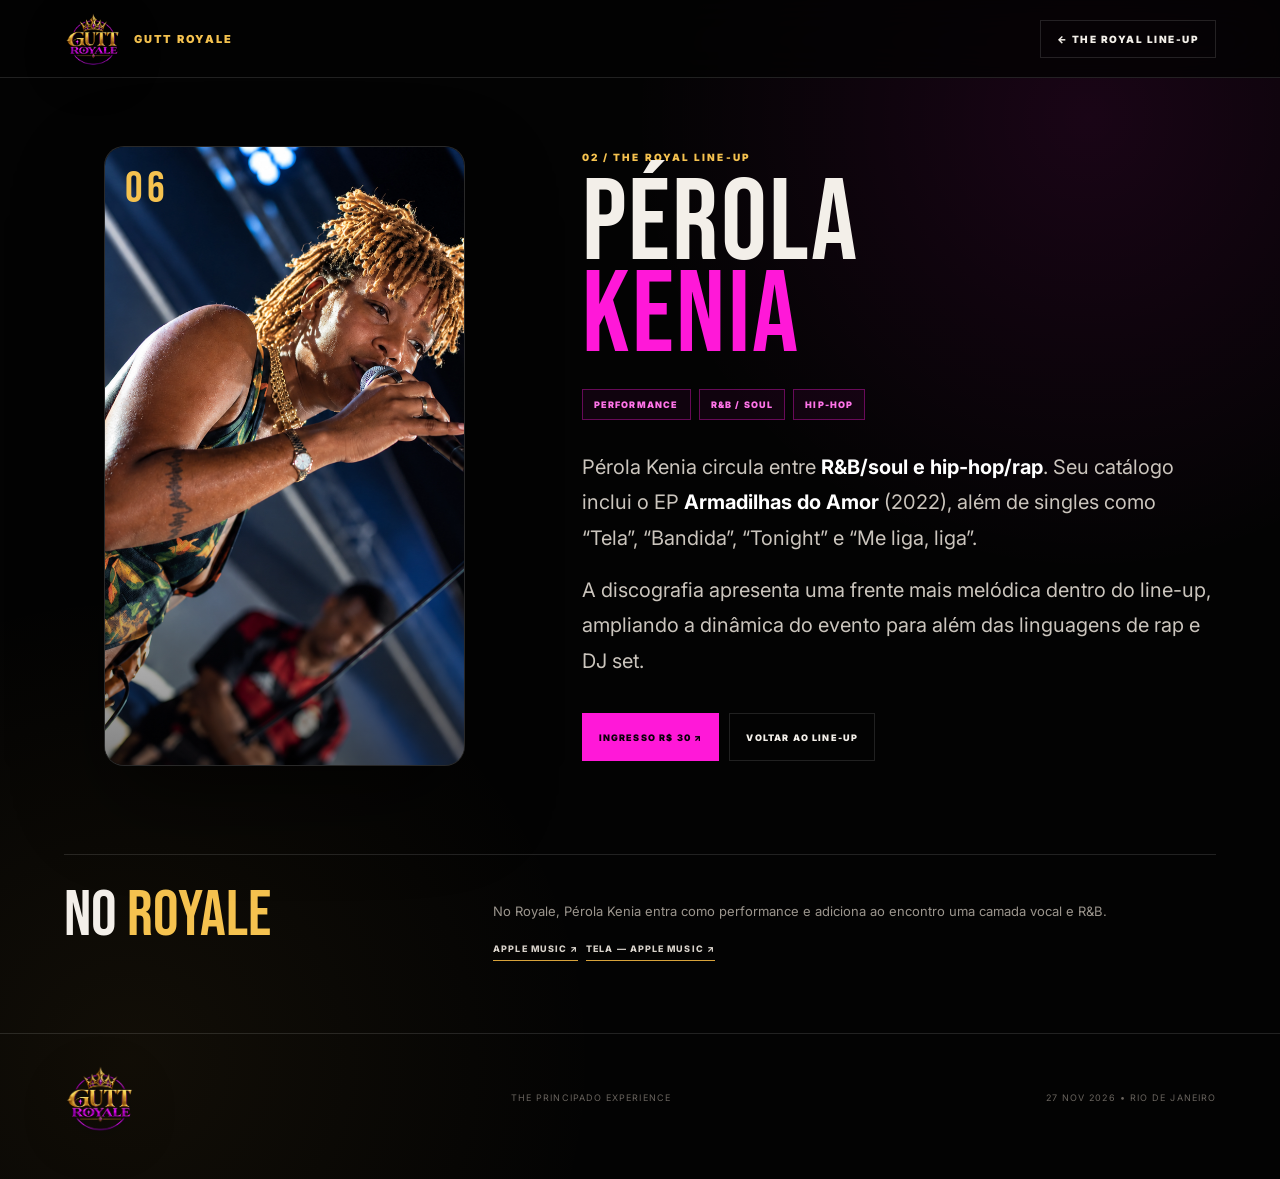
<file: artistas/perola-kenia.html>
<!DOCTYPE html>
<html lang="pt-BR">
<head>
  <meta charset="UTF-8">
  <meta name="viewport" content="width=device-width, initial-scale=1.0">
  <meta name="theme-color" content="#030303">
  <meta name="description" content="Pérola Kenia no THE ROYAL LINE-UP do GUTT ROYALE.">
  <link rel="canonical" href="https://az1nn.github.io/guttroyale/artistas/perola-kenia.html">
  <meta property="og:title" content="PÉROLA KENIA | GUTT ROYALE">
  <meta property="og:description" content="Pérola Kenia no THE ROYAL LINE-UP do GUTT ROYALE.">
  <meta property="og:type" content="profile">
  <meta property="og:url" content="https://az1nn.github.io/guttroyale/artistas/perola-kenia.html">
  <meta property="og:image" content="https://az1nn.github.io/guttroyale/assets/lineup/perola-kenia-4k.webp">
  <meta name="twitter:card" content="summary_large_image">
  <meta name="twitter:title" content="PÉROLA KENIA | GUTT ROYALE">
  <meta name="twitter:description" content="Pérola Kenia no THE ROYAL LINE-UP do GUTT ROYALE.">
  <meta name="twitter:image" content="https://az1nn.github.io/guttroyale/assets/lineup/perola-kenia-4k.webp">
  <title>PÉROLA KENIA | GUTT ROYALE</title>
  <link rel="icon" type="image/png" href="../assets/brand/gutt-royale-logo-compact-transparent.png">
  <link rel="preconnect" href="https://fonts.googleapis.com">
  <link rel="preconnect" href="https://fonts.gstatic.com" crossorigin>
  <link href="https://fonts.googleapis.com/css2?family=Bebas+Neue&family=Inter:wght@400;500;600;700;800;900&display=swap" rel="stylesheet">
  <link rel="stylesheet" href="../artist.css?v=20260923-brand-polish">
</head>
<body>
  <header class="artist-nav">
    <a class="artist-brand" href="../index.html#top">
      <img src="../assets/brand/gutt-royale-logo-compact-transparent.png" alt="GUTT ROYALE">
      <span>GUTT ROYALE</span>
    </a>
    <a class="back-link" href="../index.html#lineup">← THE ROYAL LINE-UP</a>
  </header>

  <main class="artist-page">
    <section class="artist-hero">
      <figure class="artist-portrait" style="--portrait-position:center 20%">
        <img src="../assets/lineup/perola-kenia-4k.webp" alt="PÉROLA KENIA" fetchpriority="high" decoding="async">
        <span class="artist-number">06</span>
      </figure>
      <div class="artist-copy">
        <p class="artist-kicker">02 / THE ROYAL LINE-UP</p>
        <h1>PÉROLA<br><span>KENIA</span></h1>
        <div class="role-list"><span>PERFORMANCE</span><span>R&B / SOUL</span><span>HIP-HOP</span></div>
        <p class="release">Pérola Kenia circula entre <strong>R&B/soul e hip-hop/rap</strong>. Seu catálogo inclui o EP <strong>Armadilhas do Amor</strong> (2022), além de singles como “Tela”, “Bandida”, “Tonight” e “Me liga, liga”.</p>
        <p class="release">A discografia apresenta uma frente mais melódica dentro do line-up, ampliando a dinâmica do evento para além das linguagens de rap e DJ set.</p>
        <div class="artist-actions">
          <a class="artist-button primary" href="../index.html#ingressos">INGRESSO R$ 30 ↗</a>
          <a class="artist-button" href="../index.html#lineup">VOLTAR AO LINE-UP</a>
        </div>
      </div>
    </section>

    <section class="artist-details">
      <h2>NO <span>ROYALE</span></h2>
      <div class="detail-copy">
        <p>No Royale, Pérola Kenia entra como performance e adiciona ao encontro uma camada vocal e R&B.</p>
        <div class="source-links"><a href="https://music.apple.com/us/artist/p%C3%A9rola-kenia/1628137290" target="_blank" rel="noopener">APPLE MUSIC ↗</a><a href="https://music.apple.com/br/album/tela-single/1628465944" target="_blank" rel="noopener">TELA — APPLE MUSIC ↗</a></div>
      </div>
    </section>
  </main>

  <footer class="artist-footer">
    <img class="artist-footer-brand" src="../assets/brand/gutt-royale-logo-compact-transparent.png" alt="GUTT ROYALE" loading="lazy" decoding="async">
    <span>THE PRINCIPADO EXPERIENCE</span>
    <span>27 NOV 2026 • RIO DE JANEIRO</span>
  </footer>
</body>
</html>
</file>
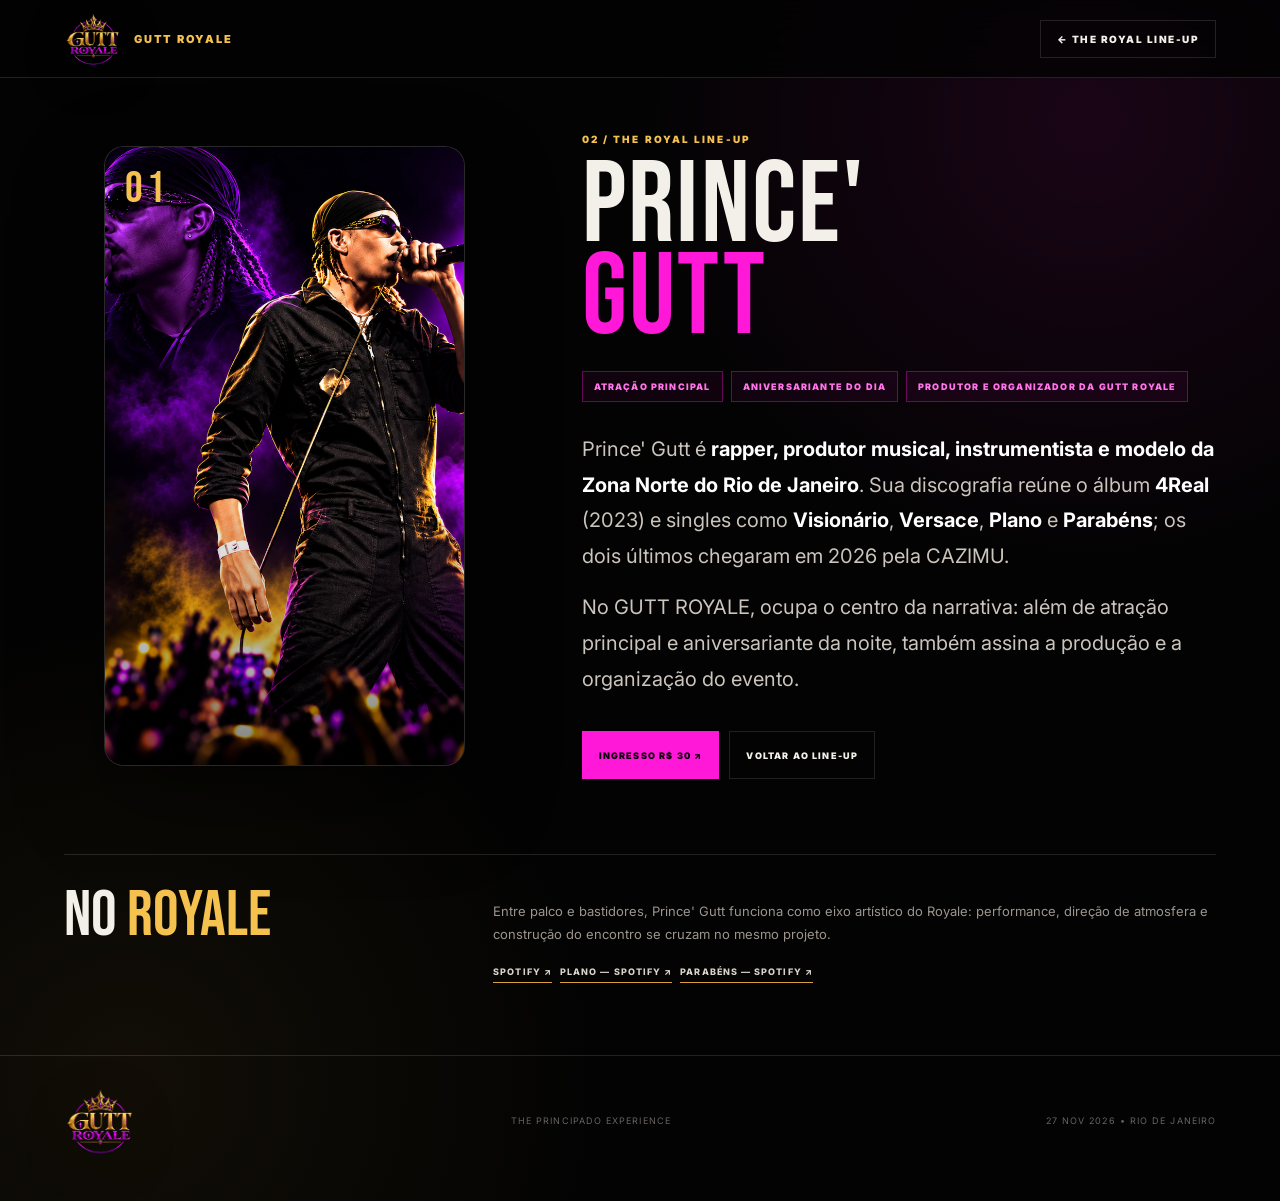
<file: artistas/prince-gutt.html>
<!DOCTYPE html>
<html lang="pt-BR">
<head>
  <meta charset="UTF-8">
  <meta name="viewport" content="width=device-width, initial-scale=1.0">
  <meta name="theme-color" content="#030303">
  <meta name="description" content="Prince' Gutt — atração principal, aniversariante, produtor e organizador do GUTT ROYALE.">
  <link rel="canonical" href="https://az1nn.github.io/guttroyale/artistas/prince-gutt.html">
  <meta property="og:title" content="PRINCE' GUTT | GUTT ROYALE">
  <meta property="og:description" content="Prince' Gutt — atração principal, aniversariante, produtor e organizador do GUTT ROYALE.">
  <meta property="og:type" content="profile">
  <meta property="og:url" content="https://az1nn.github.io/guttroyale/artistas/prince-gutt.html">
  <meta property="og:image" content="https://az1nn.github.io/guttroyale/assets/lineup/prince-gutt-4k.webp">
  <meta name="twitter:card" content="summary_large_image">
  <meta name="twitter:title" content="PRINCE' GUTT | GUTT ROYALE">
  <meta name="twitter:description" content="Prince' Gutt — atração principal, aniversariante, produtor e organizador do GUTT ROYALE.">
  <meta name="twitter:image" content="https://az1nn.github.io/guttroyale/assets/lineup/prince-gutt-4k.webp">
  <title>PRINCE' GUTT | GUTT ROYALE</title>
  <link rel="icon" type="image/png" href="../assets/brand/gutt-royale-logo-compact-transparent.png">
  <link rel="preconnect" href="https://fonts.googleapis.com">
  <link rel="preconnect" href="https://fonts.gstatic.com" crossorigin>
  <link href="https://fonts.googleapis.com/css2?family=Bebas+Neue&family=Inter:wght@400;500;600;700;800;900&display=swap" rel="stylesheet">
  <link rel="stylesheet" href="../artist.css?v=20260923-brand-polish">
</head>
<body>
  <header class="artist-nav">
    <a class="artist-brand" href="../index.html#top">
      <img src="../assets/brand/gutt-royale-logo-compact-transparent.png" alt="GUTT ROYALE">
      <span>GUTT ROYALE</span>
    </a>
    <a class="back-link" href="../index.html#lineup">← THE ROYAL LINE-UP</a>
  </header>

  <main class="artist-page">
    <section class="artist-hero">
      <figure class="artist-portrait" style="--portrait-position:center center">
        <img src="../assets/lineup/prince-gutt-4k.webp" alt="PRINCE' GUTT" fetchpriority="high" decoding="async">
        <span class="artist-number">01</span>
      </figure>
      <div class="artist-copy">
        <p class="artist-kicker">02 / THE ROYAL LINE-UP</p>
        <h1>PRINCE'<br><span>GUTT</span></h1>
        <div class="role-list"><span>ATRAÇÃO PRINCIPAL</span><span>ANIVERSARIANTE DO DIA</span><span>PRODUTOR E ORGANIZADOR DA GUTT ROYALE</span></div>
        <p class="release">Prince' Gutt é <strong>rapper, produtor musical, instrumentista e modelo da Zona Norte do Rio de Janeiro</strong>. Sua discografia reúne o álbum <strong>4Real</strong> (2023) e singles como <strong>Visionário</strong>, <strong>Versace</strong>, <strong>Plano</strong> e <strong>Parabéns</strong>; os dois últimos chegaram em 2026 pela CAZIMU.</p>
        <p class="release">No GUTT ROYALE, ocupa o centro da narrativa: além de atração principal e aniversariante da noite, também assina a produção e a organização do evento.</p>
        <div class="artist-actions">
          <a class="artist-button primary" href="../index.html#ingressos">INGRESSO R$ 30 ↗</a>
          <a class="artist-button" href="../index.html#lineup">VOLTAR AO LINE-UP</a>
        </div>
      </div>
    </section>

    <section class="artist-details">
      <h2>NO <span>ROYALE</span></h2>
      <div class="detail-copy">
        <p>Entre palco e bastidores, Prince' Gutt funciona como eixo artístico do Royale: performance, direção de atmosfera e construção do encontro se cruzam no mesmo projeto.</p>
        <div class="source-links"><a href="https://open.spotify.com/intl-pt/artist/3VsM9W8LKpDflmMwSxv9Aa" target="_blank" rel="noopener">SPOTIFY ↗</a><a href="https://open.spotify.com/intl-pt/album/3bjaoyQSAZn2hYkZRRlyfM" target="_blank" rel="noopener">PLANO — SPOTIFY ↗</a><a href="https://open.spotify.com/intl-pt/album/30Y3F8WX8YfMZcb35PIeZw" target="_blank" rel="noopener">PARABÉNS — SPOTIFY ↗</a></div>
      </div>
    </section>
  </main>

  <footer class="artist-footer">
    <img class="artist-footer-brand" src="../assets/brand/gutt-royale-logo-compact-transparent.png" alt="GUTT ROYALE" loading="lazy" decoding="async">
    <span>THE PRINCIPADO EXPERIENCE</span>
    <span>27 NOV 2026 • RIO DE JANEIRO</span>
  </footer>
</body>
</html>
</file>
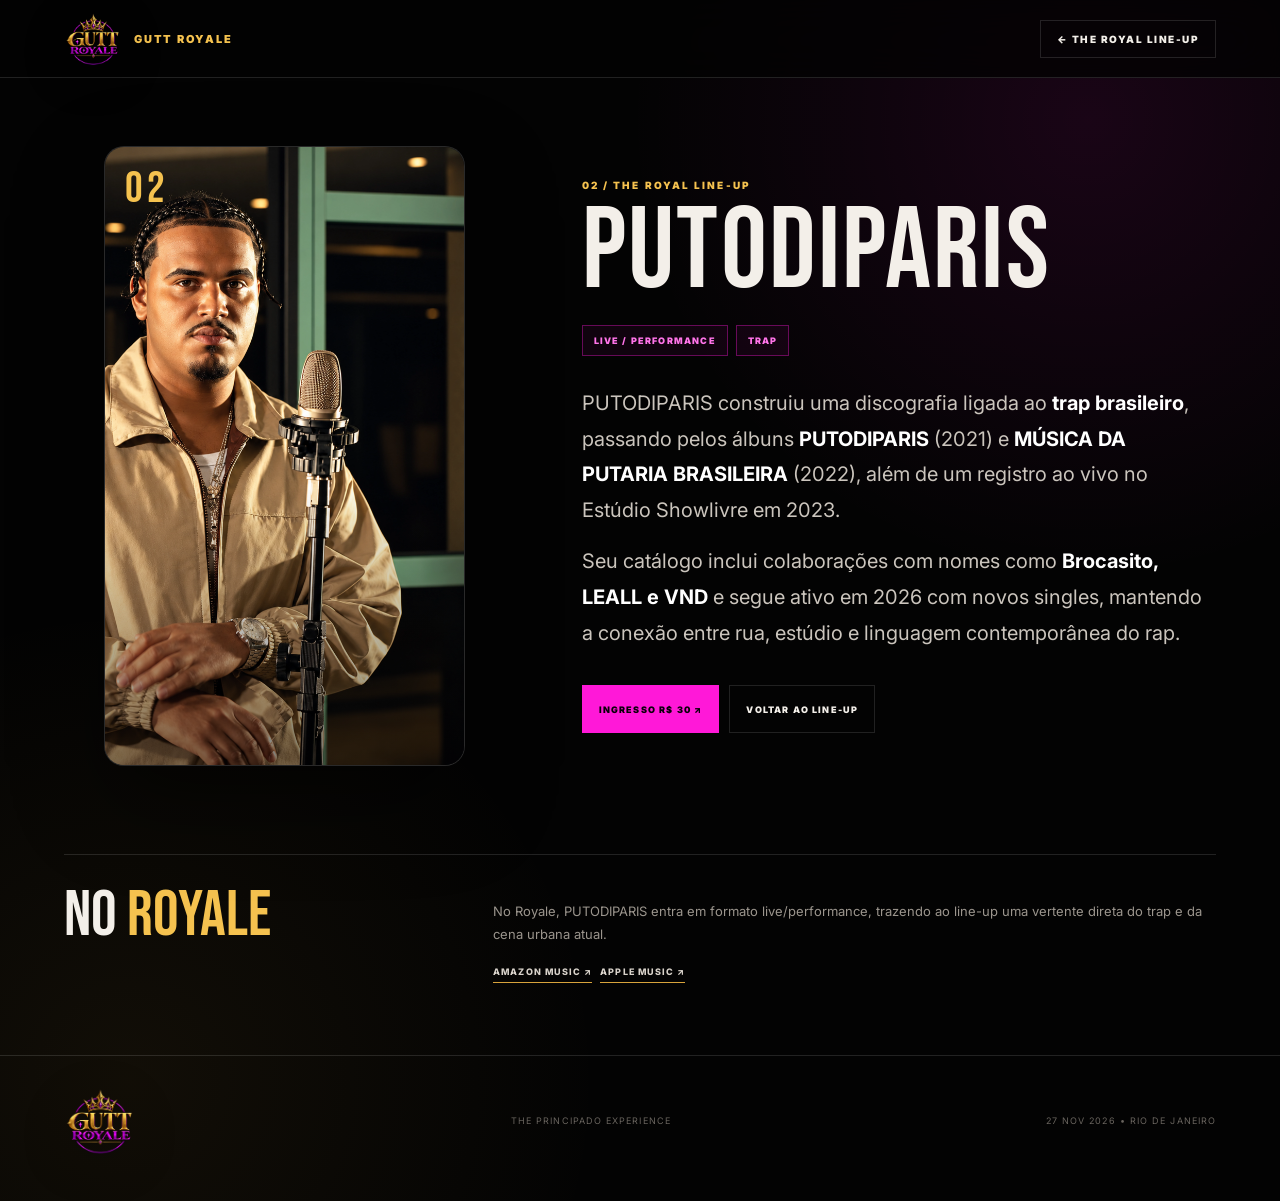
<file: artistas/putodiparis.html>
<!DOCTYPE html>
<html lang="pt-BR">
<head>
  <meta charset="UTF-8">
  <meta name="viewport" content="width=device-width, initial-scale=1.0">
  <meta name="theme-color" content="#030303">
  <meta name="description" content="PUTODIPARIS no THE ROYAL LINE-UP do GUTT ROYALE.">
  <link rel="canonical" href="https://az1nn.github.io/guttroyale/artistas/putodiparis.html">
  <meta property="og:title" content="PUTODIPARIS | GUTT ROYALE">
  <meta property="og:description" content="PUTODIPARIS no THE ROYAL LINE-UP do GUTT ROYALE.">
  <meta property="og:type" content="profile">
  <meta property="og:url" content="https://az1nn.github.io/guttroyale/artistas/putodiparis.html">
  <meta property="og:image" content="https://az1nn.github.io/guttroyale/assets/lineup/putodiparis-4k.webp">
  <meta name="twitter:card" content="summary_large_image">
  <meta name="twitter:title" content="PUTODIPARIS | GUTT ROYALE">
  <meta name="twitter:description" content="PUTODIPARIS no THE ROYAL LINE-UP do GUTT ROYALE.">
  <meta name="twitter:image" content="https://az1nn.github.io/guttroyale/assets/lineup/putodiparis-4k.webp">
  <title>PUTODIPARIS | GUTT ROYALE</title>
  <link rel="icon" type="image/png" href="../assets/brand/gutt-royale-logo-compact-transparent.png">
  <link rel="preconnect" href="https://fonts.googleapis.com">
  <link rel="preconnect" href="https://fonts.gstatic.com" crossorigin>
  <link href="https://fonts.googleapis.com/css2?family=Bebas+Neue&family=Inter:wght@400;500;600;700;800;900&display=swap" rel="stylesheet">
  <link rel="stylesheet" href="../artist.css?v=20260923-brand-polish">
</head>
<body>
  <header class="artist-nav">
    <a class="artist-brand" href="../index.html#top">
      <img src="../assets/brand/gutt-royale-logo-compact-transparent.png" alt="GUTT ROYALE">
      <span>GUTT ROYALE</span>
    </a>
    <a class="back-link" href="../index.html#lineup">← THE ROYAL LINE-UP</a>
  </header>

  <main class="artist-page">
    <section class="artist-hero">
      <figure class="artist-portrait" style="--portrait-position:center 18%">
        <img src="../assets/lineup/putodiparis-4k.webp" alt="PUTODIPARIS" fetchpriority="high" decoding="async">
        <span class="artist-number">02</span>
      </figure>
      <div class="artist-copy">
        <p class="artist-kicker">02 / THE ROYAL LINE-UP</p>
        <h1>PUTODIPARIS</h1>
        <div class="role-list"><span>LIVE / PERFORMANCE</span><span>TRAP</span></div>
        <p class="release">PUTODIPARIS construiu uma discografia ligada ao <strong>trap brasileiro</strong>, passando pelos álbuns <strong>PUTODIPARIS</strong> (2021) e <strong>MÚSICA DA PUTARIA BRASILEIRA</strong> (2022), além de um registro ao vivo no Estúdio Showlivre em 2023.</p>
        <p class="release">Seu catálogo inclui colaborações com nomes como <strong>Brocasito, LEALL e VND</strong> e segue ativo em 2026 com novos singles, mantendo a conexão entre rua, estúdio e linguagem contemporânea do rap.</p>
        <div class="artist-actions">
          <a class="artist-button primary" href="../index.html#ingressos">INGRESSO R$ 30 ↗</a>
          <a class="artist-button" href="../index.html#lineup">VOLTAR AO LINE-UP</a>
        </div>
      </div>
    </section>

    <section class="artist-details">
      <h2>NO <span>ROYALE</span></h2>
      <div class="detail-copy">
        <p>No Royale, PUTODIPARIS entra em formato live/performance, trazendo ao line-up uma vertente direta do trap e da cena urbana atual.</p>
        <div class="source-links"><a href="https://music.amazon.com.br/artists/B07P16RGXT/putodiparis" target="_blank" rel="noopener">AMAZON MUSIC ↗</a><a href="https://music.apple.com/us/artist/putodiparis/1485449195" target="_blank" rel="noopener">APPLE MUSIC ↗</a></div>
      </div>
    </section>
  </main>

  <footer class="artist-footer">
    <img class="artist-footer-brand" src="../assets/brand/gutt-royale-logo-compact-transparent.png" alt="GUTT ROYALE" loading="lazy" decoding="async">
    <span>THE PRINCIPADO EXPERIENCE</span>
    <span>27 NOV 2026 • RIO DE JANEIRO</span>
  </footer>
</body>
</html>
</file>
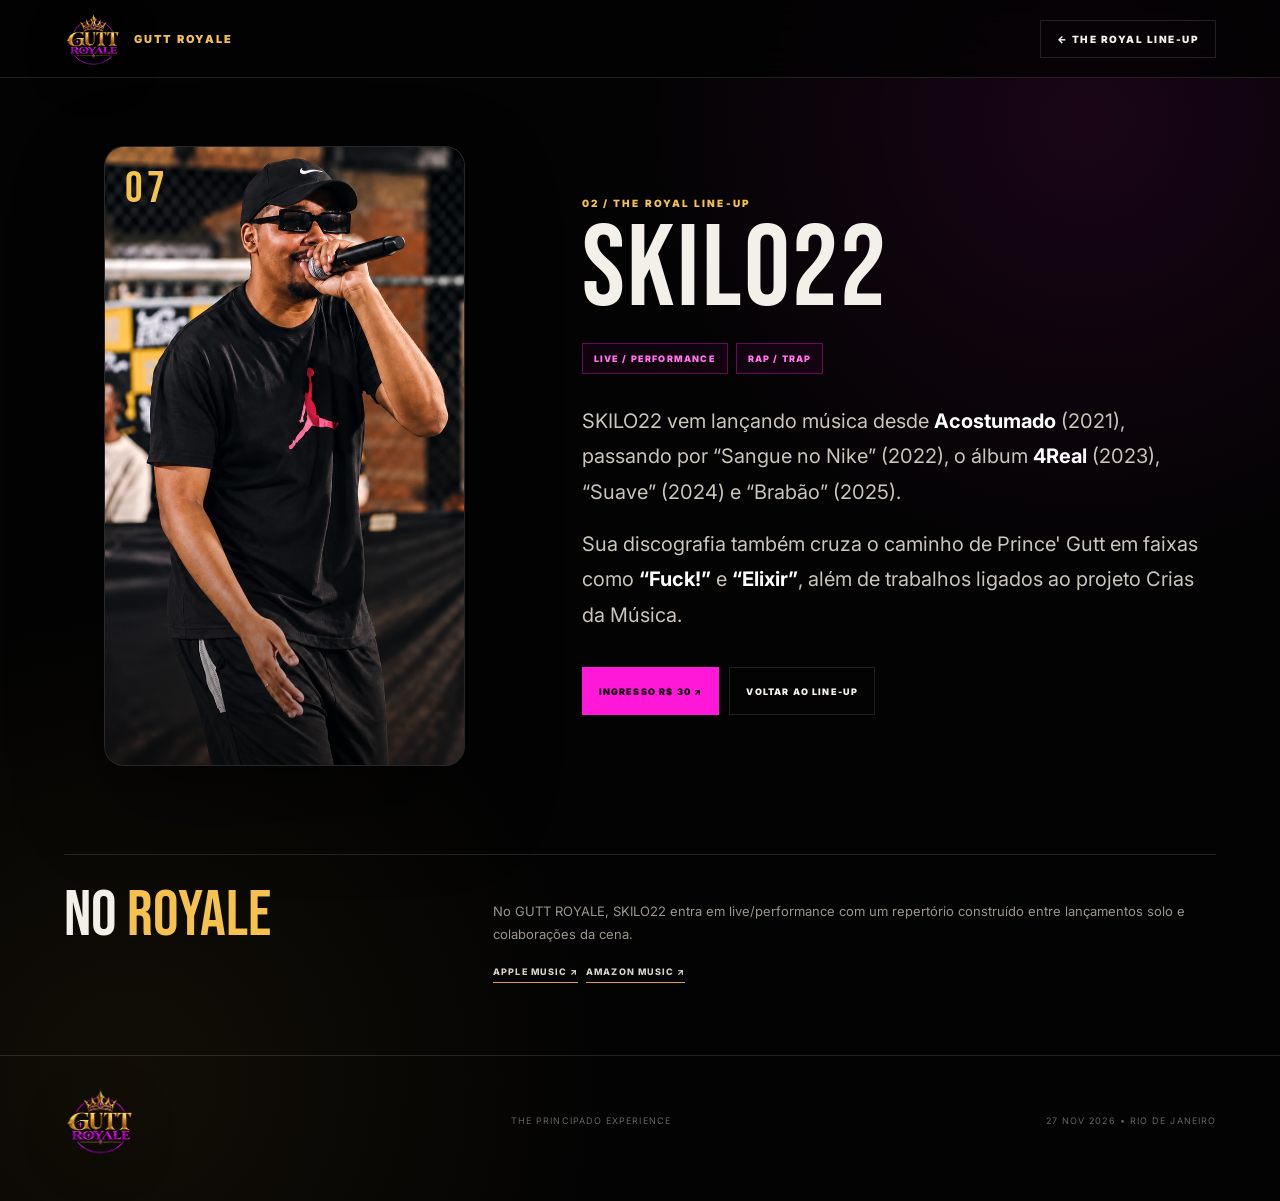
<file: artistas/skilo22.html>
<!DOCTYPE html>
<html lang="pt-BR">
<head>
  <meta charset="UTF-8">
  <meta name="viewport" content="width=device-width, initial-scale=1.0">
  <meta name="theme-color" content="#030303">
  <meta name="description" content="SKILO22 no THE ROYAL LINE-UP do GUTT ROYALE.">
  <link rel="canonical" href="https://az1nn.github.io/guttroyale/artistas/skilo22.html">
  <meta property="og:title" content="SKILO22 | GUTT ROYALE">
  <meta property="og:description" content="SKILO22 no THE ROYAL LINE-UP do GUTT ROYALE.">
  <meta property="og:type" content="profile">
  <meta property="og:url" content="https://az1nn.github.io/guttroyale/artistas/skilo22.html">
  <meta property="og:image" content="https://az1nn.github.io/guttroyale/assets/lineup/skilo22-4k.webp">
  <meta name="twitter:card" content="summary_large_image">
  <meta name="twitter:title" content="SKILO22 | GUTT ROYALE">
  <meta name="twitter:description" content="SKILO22 no THE ROYAL LINE-UP do GUTT ROYALE.">
  <meta name="twitter:image" content="https://az1nn.github.io/guttroyale/assets/lineup/skilo22-4k.webp">
  <title>SKILO22 | GUTT ROYALE</title>
  <link rel="icon" type="image/png" href="../assets/brand/gutt-royale-logo-compact-transparent.png">
  <link rel="preconnect" href="https://fonts.googleapis.com">
  <link rel="preconnect" href="https://fonts.gstatic.com" crossorigin>
  <link href="https://fonts.googleapis.com/css2?family=Bebas+Neue&family=Inter:wght@400;500;600;700;800;900&display=swap" rel="stylesheet">
  <link rel="stylesheet" href="../artist.css?v=20260923-brand-polish">
</head>
<body>
  <header class="artist-nav">
    <a class="artist-brand" href="../index.html#top">
      <img src="../assets/brand/gutt-royale-logo-compact-transparent.png" alt="GUTT ROYALE">
      <span>GUTT ROYALE</span>
    </a>
    <a class="back-link" href="../index.html#lineup">← THE ROYAL LINE-UP</a>
  </header>

  <main class="artist-page">
    <section class="artist-hero">
      <figure class="artist-portrait" style="--portrait-position:center 18%">
        <img src="../assets/lineup/skilo22-4k.webp" alt="SKILO22" fetchpriority="high" decoding="async">
        <span class="artist-number">07</span>
      </figure>
      <div class="artist-copy">
        <p class="artist-kicker">02 / THE ROYAL LINE-UP</p>
        <h1>SKILO22</h1>
        <div class="role-list"><span>LIVE / PERFORMANCE</span><span>RAP / TRAP</span></div>
        <p class="release">SKILO22 vem lançando música desde <strong>Acostumado</strong> (2021), passando por “Sangue no Nike” (2022), o álbum <strong>4Real</strong> (2023), “Suave” (2024) e “Brabão” (2025).</p>
        <p class="release">Sua discografia também cruza o caminho de Prince' Gutt em faixas como <strong>“Fuck!”</strong> e <strong>“Elixir”</strong>, além de trabalhos ligados ao projeto Crias da Música.</p>
        <div class="artist-actions">
          <a class="artist-button primary" href="../index.html#ingressos">INGRESSO R$ 30 ↗</a>
          <a class="artist-button" href="../index.html#lineup">VOLTAR AO LINE-UP</a>
        </div>
      </div>
    </section>

    <section class="artist-details">
      <h2>NO <span>ROYALE</span></h2>
      <div class="detail-copy">
        <p>No GUTT ROYALE, SKILO22 entra em live/performance com um repertório construído entre lançamentos solo e colaborações da cena.</p>
        <div class="source-links"><a href="https://music.apple.com/us/artist/skilo22/1578989348" target="_blank" rel="noopener">APPLE MUSIC ↗</a><a href="https://music.amazon.in/artists/B09BK5MQGF/skilo22" target="_blank" rel="noopener">AMAZON MUSIC ↗</a></div>
      </div>
    </section>
  </main>

  <footer class="artist-footer">
    <img class="artist-footer-brand" src="../assets/brand/gutt-royale-logo-compact-transparent.png" alt="GUTT ROYALE" loading="lazy" decoding="async">
    <span>THE PRINCIPADO EXPERIENCE</span>
    <span>27 NOV 2026 • RIO DE JANEIRO</span>
  </footer>
</body>
</html>
</file>
<file: style.css>
:root {
  --black: #030303;
  --black-2: #0b0b0b;
  --white: #f4f1ea;
  --muted: #aaa49c;
  --gold: #c9922e;
  --gold-light: #f3b83f;
  --pink: #ff18d8;
  --red: #9f160d;
  --line: rgba(244,241,234,.13);
  --max: 1240px;
}

* { box-sizing: border-box; margin: 0; padding: 0; }
html { scroll-behavior: smooth; }
main [id] { scroll-margin-top: 96px; }
body {
  background: var(--black);
  color: var(--white);
  font-family: "Inter", sans-serif;
  overflow-x: hidden;
}
body:before {
  content:"";
  position:fixed;
  inset:0;
  pointer-events:none;
  z-index:100;
  opacity:.035;
  background-image:url("data:image/svg+xml,%3Csvg viewBox='0 0 160 160' xmlns='http://www.w3.org/2000/svg'%3E%3Cfilter id='n'%3E%3CfeTurbulence type='fractalNoise' baseFrequency='.9' numOctaves='4' stitchTiles='stitch'/%3E%3C/filter%3E%3Crect width='100%25' height='100%25' filter='url(%23n)' opacity='.8'/%3E%3C/svg%3E");
}
a { color: inherit; text-decoration: none; }
img { display:block; max-width:100%; }
.noise { position:fixed; inset:0; pointer-events:none; background:radial-gradient(circle at 20% 10%, rgba(255,35,215,.08), transparent 25%), radial-gradient(circle at 90% 35%, rgba(216,163,59,.07), transparent 25%); z-index:-1; }

.site-header {
  position:fixed; z-index:90; top:0; left:0; right:0;
  height:78px; display:flex; align-items:center; justify-content:space-between;
  padding:0 4vw; background:rgba(5,5,5,.72); backdrop-filter:blur(16px);
  border-bottom:1px solid var(--line);
}
.brand { display:flex; align-items:center; gap:10px; font-weight:900; font-size:12px; letter-spacing:.12em; line-height:.9; }
.brand img { width:36px; height:36px; object-fit:cover; border-radius:50%; filter:grayscale(1); }
.nav { display:flex; gap:28px; color:#c9c4bc; font-size:12px; font-weight:700; text-transform:uppercase; letter-spacing:.1em; }
.nav a:hover { color:var(--gold-light); }
.nav-cta { border:1px solid var(--gold); color:var(--gold-light); padding:12px 16px; font-size:11px; font-weight:800; letter-spacing:.08em; }
.nav-cta:hover { background:var(--gold); color:#050505; }
.mobile-menu { display:none; position:relative; }
.mobile-menu summary {
  list-style:none;
  cursor:pointer;
  min-height:40px;
  display:flex;
  align-items:center;
  padding:0 12px;
  border:1px solid var(--line);
  color:#d8d2c9;
  font-size:10px;
  font-weight:900;
  letter-spacing:.12em;
}
.mobile-menu summary::-webkit-details-marker { display:none; }
.mobile-menu[open] summary { border-color:var(--pink); color:#ff65e5; }
.mobile-menu-panel {
  position:absolute;
  top:calc(100% + 10px);
  right:0;
  min-width:210px;
  padding:10px;
  display:grid;
  gap:4px;
  background:rgba(5,5,5,.98);
  border:1px solid var(--line);
  box-shadow:0 18px 45px rgba(0,0,0,.45);
}
.mobile-menu-panel a {
  padding:12px;
  color:#c9c4bc;
  font-size:11px;
  font-weight:800;
  letter-spacing:.08em;
  text-transform:uppercase;
}
.mobile-menu-panel a:hover,
.mobile-menu-panel a:focus-visible { color:var(--pink); background:rgba(255,24,216,.06); }

.hero {
  min-height:100vh; position:relative; overflow:hidden; display:grid; grid-template-columns:1.02fr .98fr;
  align-items:center; padding:130px 6vw 80px; max-width:1600px; margin:auto;
}
.hero:after { content:""; position:absolute; inset:0; background:linear-gradient(90deg, #050505 0%, rgba(5,5,5,.82) 38%, rgba(5,5,5,.12) 75%, #050505 100%); pointer-events:none; }
.hero-copy, .hero-visual { position:relative; z-index:2; }
.hero-copy { padding-left:2vw; max-width:720px; }
.eyebrow { color:var(--gold-light); font-size:11px; letter-spacing:.22em; font-weight:800; text-transform:uppercase; margin-bottom:20px; }
.hero h1, h2 { font-family:"Bebas Neue", sans-serif; font-weight:400; letter-spacing:.015em; line-height:.83; }
.hero h1 { font-size:clamp(88px, 13vw, 190px); }
.hero h1 span, h2 span { color:var(--gold-light); }
.hero-sub { font-size:clamp(18px,2vw,28px); font-weight:900; letter-spacing:.16em; margin-top:18px; }
.hero-text { color:#bdb8b0; max-width:540px; line-height:1.7; margin-top:24px; font-size:15px; }
.hero-actions { display:flex; gap:12px; margin-top:34px; flex-wrap:wrap; }
.btn { display:inline-flex; align-items:center; justify-content:center; gap:14px; min-height:52px; padding:0 22px; font-size:11px; font-weight:900; letter-spacing:.12em; border:1px solid var(--line); transition:.25s ease; }
.btn-primary { background:var(--gold); color:#080808; border-color:var(--gold); }
.btn-primary:hover { background:var(--gold-light); transform:translateY(-2px); }
.btn-ghost:hover { border-color:var(--white); }

.hero-visual { height:min(82vh,780px); display:flex; align-items:center; justify-content:center; }
.hero-frame { position:relative; width:min(42vw,570px); height:100%; overflow:hidden; background:#151515; border:1px solid rgba(255,255,255,.14); box-shadow:0 30px 80px rgba(0,0,0,.5); }
.hero-frame:after { content:""; position:absolute; inset:0; background:linear-gradient(180deg,transparent 55%,rgba(0,0,0,.7)); }
.hero-frame img { width:100%; height:100%; object-fit:cover; object-position:center top; filter:saturate(.9) contrast(1.05); }
.hero-frame-poster {
  aspect-ratio:5 / 6;
  height:auto;
  max-height:100%;
}
.hero-frame-poster:after { display:none; }
.hero-frame-poster img.hero-poster {
  object-fit:cover;
  object-position:center center;
  filter:none;
}
.hero-tag { position:absolute; z-index:3; font-size:10px; font-weight:900; letter-spacing:.16em; }
.tag-top { top:22px; left:22px; }
.tag-bottom { bottom:22px; left:22px; color:var(--gold-light); }
.seal { position:absolute; z-index:4; right:-18px; bottom:8%; width:110px; height:110px; border:1px solid var(--gold); border-radius:50%; display:grid; place-content:center; text-align:center; font-size:10px; line-height:1.1; letter-spacing:.13em; background:#090909; color:var(--gold-light); transform:rotate(-12deg); }
.seal b { margin-top:5px; font-size:14px; }
.hero-glow { position:absolute; width:480px; height:480px; border-radius:50%; filter:blur(80px); opacity:.16; }
.glow-one { background:var(--pink); right:5%; top:8%; }
.glow-two { background:var(--gold); left:15%; bottom:-25%; }
.hero-bottom { position:absolute; z-index:5; left:0; right:0; bottom:20px; overflow:hidden; white-space:nowrap; color:#777168; font-size:9px; letter-spacing:.28em; font-weight:700; }

.countdown-wrap { max-width:var(--max); margin:auto; padding:50px 5vw; border-top:1px solid var(--line); border-bottom:1px solid var(--line); display:flex; justify-content:space-between; align-items:center; gap:30px; }
.countdown-wrap h2 { font-size:64px; }
.countdown { display:flex; gap:8px; }
.countdown > div { min-width:92px; padding:16px 12px; border:1px solid var(--line); text-align:center; background:#090909; }
.countdown strong { display:block; font-family:"Bebas Neue"; font-size:52px; font-weight:400; line-height:1; color:var(--gold-light); }
.countdown small { color:#777168; font-size:9px; letter-spacing:.16em; }

.section { max-width:var(--max); margin:auto; padding:130px 5vw; position:relative; }
.section-label { position:absolute; left:0; top:134px; color:#68635d; font-size:10px; letter-spacing:.16em; writing-mode:vertical-rl; }
.section-content { margin-left:40px; }
.split { display:grid; grid-template-columns:1fr 1fr; gap:80px; align-items:start; }
.section h2 { font-size:clamp(70px,8vw,120px); }
.about-text { color:#b7b2aa; line-height:1.8; font-size:15px; padding-top:14px; }
.about-text p + p { margin-top:22px; }
.about-text b { color:var(--white); }
.quote { margin-top:35px; padding-left:20px; border-left:2px solid var(--gold); color:var(--gold-light); font-size:12px; font-weight:800; letter-spacing:.18em; }

.marquee { overflow:hidden; border-top:1px solid var(--line); border-bottom:1px solid var(--line); padding:20px 0; background:#080808; }
.marquee-track { width:max-content; display:flex; align-items:center; gap:20px; animation:marquee 28s linear infinite; font-family:"Bebas Neue"; font-size:34px; letter-spacing:.04em; }
.marquee i { font-style:normal; color:var(--pink); font-size:16px; }
@keyframes marquee { to { transform:translateX(-50%); } }

.section-heading { display:flex; justify-content:space-between; gap:40px; align-items:end; margin-bottom:55px; }
.section-heading > p { max-width:380px; color:#8f8981; line-height:1.7; font-size:13px; }

.lineup-grid { display:grid; grid-template-columns:repeat(4,1fr); gap:12px; }
.artist { min-height:220px; background:linear-gradient(145deg,#111,#070707); border:1px solid var(--line); padding:22px; position:relative; overflow:hidden; display:flex; flex-direction:column; justify-content:flex-end; transition:.3s ease; }
.artist:hover { transform:translateY(-5px); border-color:rgba(216,163,59,.6); }
.artist-card-link { position:absolute; inset:0; z-index:6; cursor:pointer; }
.artist-card-link:after { content:"VER ARTISTA ↗"; position:absolute; top:14px; left:14px; padding:7px 8px; background:rgba(3,3,3,.72); border:1px solid rgba(255,255,255,.16); color:#f1ebe3; font-size:8px; font-weight:900; letter-spacing:.12em; opacity:0; transform:translateY(-4px); transition:.2s ease; }
.artist:hover .artist-card-link:after,.artist-card-link:focus-visible:after { opacity:1; transform:none; }
.artist-card-link:focus-visible { outline:3px solid var(--pink); outline-offset:-4px; }
.artist h3 { font-family:"Bebas Neue"; font-size:42px; font-weight:400; line-height:.9; position:relative; z-index:2; }
.artist span { color:#777168; font-size:9px; letter-spacing:.13em; font-weight:800; margin-top:8px; position:relative; z-index:2; }
.artist-number { position:absolute; top:18px; right:20px; color:#393631; font-family:"Bebas Neue"; font-size:34px; }
.artist.featured { grid-column:span 2; grid-row:span 2; min-height:452px; padding:0; }
.artist.featured img { position:absolute; inset:0; width:100%; height:100%; object-fit:cover; object-position:center; filter:brightness(.72); }
.artist.featured:after { content:""; position:absolute; inset:0; background:linear-gradient(180deg,transparent 35%,rgba(0,0,0,.9)); }
.artist-overlay { position:absolute; z-index:2; left:24px; right:24px; bottom:24px; }
.artist-overlay small { color:var(--gold-light); font-size:9px; font-weight:800; letter-spacing:.18em; }
.artist-overlay h3 { font-size:58px; margin-top:8px; }

.artist.artist-photo {
  padding:0;
  min-height:220px;
  position:relative;
  overflow:hidden;
  background:#090909;
}
.artist.artist-photo img {
  position:absolute;
  inset:0;
  width:100%;
  height:100%;
  object-fit:cover;
  filter:brightness(.82) contrast(1.04) saturate(.96);
  transition:transform .45s ease, filter .45s ease;
}
.artist.artist-photo:after {
  content:"";
  position:absolute;
  inset:0;
  background:linear-gradient(180deg,rgba(0,0,0,.06) 18%,rgba(0,0,0,.9) 100%);
  pointer-events:none;
}
.artist.artist-photo:hover img {
  transform:scale(1.025);
  filter:brightness(.88) contrast(1.04) saturate(1);
}
.artist.artist-photo .artist-overlay {
  left:18px;
  right:18px;
  bottom:18px;
}
.artist.artist-photo .artist-overlay h3 {
  font-size:38px;
  margin-top:8px;
}
.artist.artist-photo .artist-overlay small {
  color:var(--gold-light);
  font-size:9px;
  font-weight:800;
  letter-spacing:.16em;
}
.artist-photo-skilo img { object-position:center 28%; }
.artist-photo-cafeina img { object-position:center center; }
.artist-photo-gabs img { object-position:center center; }
.artist-photo-putodiparis img { object-position:center 30%; }
.artist-photo-nivi img { object-position:center 24%; }
.artist-photo-norre img { object-position:center 30%; }
.artist-photo-perola img { object-position:center 24%; }

.experience-grid { display:grid; grid-template-columns:1.5fr 1fr 1fr; gap:12px; }
.experience-card { min-height:230px; border:1px solid var(--line); padding:28px; background:#0a0a0a; }
.experience-card.large { grid-row:span 2; min-height:472px; background:linear-gradient(145deg,#1a0c17,#090909); }
.card-icon { font-size:28px; color:var(--gold-light); margin-bottom:70px; }
.experience-card h3 { font-family:"Bebas Neue"; font-size:45px; font-weight:400; }
.experience-card p { color:#89847d; line-height:1.6; font-size:12px; margin-top:10px; max-width:360px; }

.visual-break { min-height:75vh; background:linear-gradient(90deg,rgba(0,0,0,.88),rgba(0,0,0,.15)), url("prince-gutt.png") center 35% / cover no-repeat; display:flex; align-items:flex-end; padding:70px 8vw; border-top:1px solid var(--line); border-bottom:1px solid var(--line); }
.visual-copy h2 { font-size:clamp(80px,11vw,165px); }

.location-copy { color:#9a948d; line-height:1.7; max-width:430px; margin:24px 0 28px; }
.location-copy b { color:var(--white); }
.map-card { height:500px; border:1px solid var(--line); position:relative; overflow:hidden; background:#111; }
.map-card iframe { width:100%; height:100%; border:0; filter:grayscale(1) contrast(1.05) invert(.92); opacity:.78; }
.map-caption { position:absolute; bottom:0; left:0; right:0; background:linear-gradient(transparent,#050505); padding:45px 20px 18px; display:flex; justify-content:space-between; align-items:end; gap:10px; }
.map-caption span { font-size:11px; font-weight:900; letter-spacing:.14em; }
.map-caption small { color:#777168; font-size:9px; letter-spacing:.12em; }

.ticket-section { position:relative; overflow:hidden; padding:120px 5vw; border-top:1px solid var(--line); border-bottom:1px solid var(--line); background:radial-gradient(circle at 80% 50%,rgba(216,163,59,.12),transparent 28%),#0a0a0a; }
.ticket-inner { max-width:var(--max); margin:auto; display:grid; grid-template-columns:1.3fr .7fr; align-items:center; gap:70px; position:relative; z-index:2; }
.ticket-section h2 { font-size:clamp(90px,10vw,155px); }
.ticket-section p:not(.eyebrow) { color:#89847d; line-height:1.7; margin-top:24px; }
.ticket-box { border:1px solid var(--gold); padding:34px; background:#070707; box-shadow:0 20px 70px rgba(0,0,0,.35); }
.ticket-box small { color:#8b857d; font-size:9px; font-weight:800; letter-spacing:.16em; }
.ticket-box strong { display:block; font-family:"Bebas Neue"; font-size:94px; font-weight:400; color:var(--gold-light); line-height:.95; margin:10px 0 26px; }
.ticket-box sup { font-size:32px; }
.ticket-box .btn { width:100%; }
.ticket-box span { display:block; text-align:center; color:#69645d; font-size:9px; margin-top:14px; }

.partner-grid { display:grid; grid-template-columns:repeat(4,1fr); gap:12px; margin-top:34px; }
.partner { min-height:170px; border:1px solid var(--line); display:flex; flex-direction:column; justify-content:center; align-items:center; text-align:center; background:#090909; }
.partner span, .partner b { font-family:"Bebas Neue"; font-size:36px; line-height:.8; }
.partner b { color:var(--gold-light); }
.partner small { margin-top:10px; color:#6f6a63; font-size:8px; letter-spacing:.18em; }
.partner-principado b { font-size:27px; }
.partner-sound span { font-size:30px; }
.partner-sound b { font-size:48px; }
.partner-cpx img { width:120px; height:120px; object-fit:contain; filter:grayscale(1) brightness(1.4); }

.production-row { display:flex; align-items:center; gap:50px; }
.production-logo { width:180px; height:180px; border:1px solid var(--line); background:#fff; display:grid; place-items:center; }
.production-logo img { width:150px; height:150px; object-fit:contain; }
.production h2 { font-size:clamp(55px,7vw,100px); }
.production h2 span { font-size:.8em; }

.whatsapp-link { display:inline-block; margin-top:30px; color:var(--gold-light); border-bottom:1px solid var(--gold); padding-bottom:7px; font-size:12px; font-weight:800; letter-spacing:.06em; }
.faq-list { border-top:1px solid var(--line); }
.faq-list details { border-bottom:1px solid var(--line); padding:24px 0; }
.faq-list summary { list-style:none; cursor:pointer; font-weight:800; font-size:14px; display:flex; justify-content:space-between; gap:20px; }
.faq-list summary::-webkit-details-marker { display:none; }
.faq-list summary:after { content:"+"; color:var(--gold-light); font-size:18px; }
.faq-list details[open] summary:after { content:"−"; }
.faq-list details p { color:#858078; line-height:1.7; font-size:12px; padding:14px 30px 0 0; max-width:600px; }

.footer { border-top:1px solid var(--line); padding:70px 5vw 24px; }
.footer-main { max-width:var(--max); margin:auto; display:grid; grid-template-columns:1.4fr 1fr .7fr; gap:50px; }
.footer h2 { font-size:60px; }
.footer h2 span { color:var(--gold-light); }
.footer-main p { color:#6d6861; font-size:9px; letter-spacing:.18em; margin-top:10px; }
.footer-links { display:grid; grid-template-columns:1fr 1fr; gap:14px; align-content:start; font-size:11px; color:#aaa49c; text-transform:uppercase; font-weight:700; }
.footer-links a:hover { color:var(--gold-light); }
.footer-contact { display:flex; flex-direction:column; gap:10px; }
.footer-contact small { color:#5e5a54; font-size:8px; letter-spacing:.16em; }
.footer-contact a { color:var(--gold-light); font-weight:800; font-size:13px; }
.footer-bottom { max-width:var(--max); margin:70px auto 0; padding-top:18px; border-top:1px solid var(--line); display:flex; justify-content:space-between; color:#514d47; font-size:8px; letter-spacing:.13em; }

.reveal { opacity:0; transform:translateY(25px); transition:opacity .8s ease, transform .8s ease; }
.reveal.visible { opacity:1; transform:none; }

@media (max-width: 980px) {
  .nav { display:none; }
  .mobile-menu { display:block; }
  .hero { grid-template-columns:1fr; padding-top:120px; }
  .hero-copy { padding-left:0; }
  .hero-visual { position:absolute; inset:90px 5vw 70px 42%; height:auto; opacity:.42; }
  .hero:after { background:linear-gradient(90deg,#050505 5%,rgba(5,5,5,.75) 55%,#050505 100%); }
  .countdown-wrap, .section-heading { flex-direction:column; align-items:flex-start; }
  .countdown-wrap { display:flex; }
  .split, .ticket-inner { grid-template-columns:1fr; gap:45px; }
  .lineup-grid { grid-template-columns:repeat(2,1fr); }
  .experience-grid { grid-template-columns:1fr 1fr; }
  .experience-card.large { grid-row:auto; min-height:300px; }
  .partner-grid { grid-template-columns:repeat(2,1fr); }
  .footer-main { grid-template-columns:1fr 1fr; }
  .footer-contact { grid-column:span 2; }
}
@media (max-width: 600px) {
  .site-header { height:64px; padding:0 18px; }
  .brand span { display:none; }
  .mobile-menu summary { min-height:36px; padding:0 10px; font-size:9px; }
  .nav-cta { padding:10px 11px; font-size:9px; }
  .hero { min-height:860px; padding:105px 22px 70px; }
  .hero h1 { font-size:clamp(78px,30vw,96px); }
  .hero-sub { font-size:15px; }
  .hero-text { font-size:13px; }
  .hero-visual { inset:210px 10px 60px 38%; opacity:.26; }
  .hero-frame { width:100%; }
  .hero-bottom { bottom:12px; }
  .countdown-wrap { padding:38px 22px; }
  .countdown-wrap h2 { font-size:52px; }
  .countdown { width:100%; }
  .countdown > div { min-width:0; flex:1; padding:12px 5px; }
  .countdown strong { font-size:38px; }
  .section { padding:90px 22px; }
  .section-label { display:none; }
  .section-content { margin-left:0; }
  .section h2 { font-size:clamp(58px,20vw,72px); }
  .split { gap:32px; }
  .lineup-grid { grid-template-columns:1fr 1fr; }
  .artist.featured { grid-column:span 2; min-height:390px; }
  .artist { min-height:180px; padding:16px; }
  .artist h3 { font-size:32px; }
  .artist-overlay h3 { font-size:48px; }
  .artist.artist-photo { min-height:180px; }
  .artist.artist-photo .artist-overlay h3 { font-size:30px; }
  .experience-grid { grid-template-columns:1fr; }
  .experience-card.large { min-height:300px; }
  .visual-break { min-height:70vh; padding:50px 22px; }
  .visual-copy h2 { font-size:80px; }
  .map-card { height:360px; }
  .ticket-section { padding:85px 22px; }
  .ticket-section h2 { font-size:clamp(68px,25vw,85px); }
  .ticket-box strong { font-size:82px; }
  .partner-grid { grid-template-columns:1fr 1fr; }
  .partner { min-height:135px; }
  .partner span, .partner b { font-size:27px; }
  .production-row { flex-direction:column; align-items:flex-start; }
  .production-logo { width:150px; height:150px; }
  .footer { padding:55px 22px 22px; }
  .footer-main { grid-template-columns:1fr; gap:35px; }
  .footer-contact { grid-column:auto; }
  .footer-bottom { margin-top:45px; flex-direction:column; gap:10px; }
}

/* GUTT ROYALE identity: black + vivid gold + vivid magenta, restrained reflections */
body{background:radial-gradient(circle at 50% -10%,rgba(255,24,216,.075),transparent 30%),radial-gradient(circle at 100% 60%,rgba(201,146,46,.055),transparent 28%),#030303;}
.brand img{width:48px;height:48px;object-fit:contain;border-radius:0;filter:none;}
.brand span{color:var(--gold-light);}.nav a:hover{color:var(--pink);}.nav-cta{border-color:var(--pink);color:#ff65e5;}.nav-cta:hover{background:var(--pink);color:#050505;}
.hero h1 span{color:var(--pink);text-shadow:0 0 26px rgba(255,24,216,.12);}.hero-sub{color:var(--gold-light);}.btn-primary{background:var(--pink);border-color:var(--pink);color:#070007;}.btn-primary:hover{background:#ff54e5;}
.hero-frame{border-color:rgba(255,24,216,.22);}.seal{border-color:var(--pink);color:#ff65e5;}.quote{border-left-color:var(--pink);color:#ff65e5;}.artist:hover{border-color:rgba(255,24,216,.55);}
.experience-card.large{background:radial-gradient(circle at 80% 15%,rgba(255,24,216,.13),transparent 30%),linear-gradient(145deg,#160914,#090909);}.ticket-section{background:radial-gradient(circle at 80% 50%,rgba(255,24,216,.10),transparent 25%),radial-gradient(circle at 20% 80%,rgba(201,146,46,.08),transparent 25%),#070707;}.ticket-box{border-color:var(--pink);}.ticket-box strong{color:var(--pink);}.whatsapp-link{color:#ff65e5;border-bottom-color:var(--pink);}


/* Accessibility and resilience fixes */
.skip-link {
  position: fixed;
  left: 16px;
  top: 12px;
  z-index: 200;
  transform: translateY(-180%);
  padding: 10px 14px;
  background: var(--white);
  color: var(--black);
  font-size: 12px;
  font-weight: 900;
  border-radius: 4px;
}
.skip-link:focus { transform: translateY(0); }

a:focus-visible,
summary:focus-visible {
  outline: 2px solid var(--pink);
  outline-offset: 4px;
}

@media (prefers-reduced-motion: reduce) {
  html { scroll-behavior: auto; }
  *, *::before, *::after {
    animation-duration: .01ms !important;
    animation-iteration-count: 1 !important;
    transition-duration: .01ms !important;
    scroll-behavior: auto !important;
  }
  .reveal { opacity: 1 !important; transform: none !important; }
}

@media (max-width: 600px) {
  .hero-frame img { object-position: center top; }
  .section-heading > p { max-width: 100%; }
  .map-caption { align-items: flex-start; flex-direction: column; }
}


/* Fullscreen cinematic home — image-led, minimal and non-redundant */
.visually-hidden {
  position:absolute !important;
  width:1px !important;
  height:1px !important;
  padding:0 !important;
  margin:-1px !important;
  overflow:hidden !important;
  clip:rect(0 0 0 0) !important;
  white-space:nowrap !important;
  border:0 !important;
}

.site-header {
  background:rgba(3,3,3,.14);
  border-bottom-color:rgba(255,255,255,.08);
}
.brand-mark { gap:0; }
.brand-mark img { width:50px; height:50px; }

.hero.hero-fullscreen {
  position:relative;
  display:block;
  width:100%;
  max-width:none;
  min-height:100svh;
  height:100svh;
  margin:0;
  padding:0;
  overflow:hidden;
  background:#050505;
}
.hero.hero-fullscreen:after { display:none; }

.hero-media {
  position:absolute;
  inset:0;
  width:100%;
  height:100%;
}
.hero-media img {
  width:100%;
  height:100%;
  object-fit:cover;
  object-position:center center;
  filter:none;
  transform:scale(1.002);
}

.hero-shade {
  position:absolute;
  inset:0;
  z-index:1;
  pointer-events:none;
  background:
    linear-gradient(180deg,rgba(0,0,0,.44) 0%,rgba(0,0,0,.03) 23%,rgba(0,0,0,.02) 66%,rgba(0,0,0,.74) 100%),
    linear-gradient(90deg,rgba(0,0,0,.16),transparent 28%,transparent 72%,rgba(0,0,0,.10));
}

.hero-minimal-meta {
  position:absolute;
  z-index:3;
  left:4vw;
  right:4vw;
  bottom:28px;
  display:flex;
  align-items:flex-end;
  justify-content:space-between;
  gap:24px;
  color:#fff;
}
.hero-minimal-meta p,
.hero-minimal-meta a {
  margin:0;
  font-size:10px;
  font-weight:900;
  letter-spacing:.18em;
  text-transform:uppercase;
  text-shadow:0 2px 18px rgba(0,0,0,.8);
}
.hero-minimal-meta p { color:var(--gold-light); }
.hero-minimal-meta a {
  display:inline-flex;
  align-items:center;
  gap:10px;
  color:#f4eee8;
  transition:.2s ease;
}
.hero-minimal-meta a:hover,
.hero-minimal-meta a:focus-visible { color:var(--pink); transform:translateY(-2px); }

@media (max-width:980px) {
  .hero.hero-fullscreen { padding:0; min-height:100svh; height:100svh; }
  .hero-media img { object-position:center center; }
  .hero-minimal-meta { left:24px; right:24px; bottom:22px; }
}

@media (max-width:700px) {
  .site-header {
    background:rgba(3,3,3,.18);
    border-bottom-color:rgba(255,255,255,.06);
  }
  .brand-mark img { width:44px; height:44px; }
  .hero.hero-fullscreen { min-height:100svh; height:100svh; }
  .hero-media img { object-position:58% center; }
  .hero-shade {
    background:
      linear-gradient(180deg,rgba(0,0,0,.52) 0%,rgba(0,0,0,.05) 24%,rgba(0,0,0,.08) 62%,rgba(0,0,0,.82) 100%);
  }
  .hero-minimal-meta {
    left:18px;
    right:18px;
    bottom:18px;
    align-items:flex-start;
    flex-direction:column;
    gap:10px;
  }
  .hero-minimal-meta p,
  .hero-minimal-meta a { font-size:9px; letter-spacing:.14em; }
}


/* Professional live hero — typography lives in HTML, artwork stays clean */
.hero.hero-pro {
  --hero-x: 0px;
  --hero-y: 0px;
  --hero-copy-x: 0px;
  --hero-copy-y: 0px;
  position: relative;
  display: block;
  width: 100%;
  max-width: none;
  min-height: 100svh;
  height: 100svh;
  margin: 0;
  padding: 0;
  overflow: clip;
  isolation: isolate;
  background: #030303;
}

.hero.hero-pro::after { display: none; }

.hero-pro-media {
  position: absolute;
  inset: -2.5%;
  z-index: 0;
  overflow: hidden;
}
.hero-pro-media img {
  width: 105%;
  height: 105%;
  object-fit: cover;
  object-position: center center;
  filter: saturate(1.04) contrast(1.025);
  transform: translate3d(var(--hero-x), var(--hero-y), 0) scale(1.035);
  transform-origin: center;
  transition: transform .35s cubic-bezier(.2,.7,.2,1);
  will-change: transform;
}

.hero-pro-overlay {
  position: absolute;
  inset: 0;
  z-index: 1;
  background:
    linear-gradient(90deg, rgba(2,2,3,.90) 0%, rgba(2,2,3,.73) 24%, rgba(2,2,3,.28) 52%, rgba(2,2,3,.08) 72%, rgba(2,2,3,.18) 100%),
    linear-gradient(180deg, rgba(2,2,3,.46) 0%, rgba(2,2,3,.02) 31%, rgba(2,2,3,.03) 68%, rgba(2,2,3,.82) 100%);
  pointer-events: none;
}

.hero-pro-glow {
  position: absolute;
  z-index: 1;
  width: 46vw;
  height: 46vw;
  left: -18vw;
  top: 18vh;
  border-radius: 50%;
  background: radial-gradient(circle, rgba(255,24,216,.11), rgba(255,24,216,0) 67%);
  filter: blur(18px);
  pointer-events: none;
}

.hero-pro-grid {
  position: relative;
  z-index: 3;
  min-height: 100svh;
  height: 100%;
  width: min(100%, 1800px);
  margin: 0 auto;
  padding: clamp(118px, 15vh, 160px) clamp(30px, 5.2vw, 96px) clamp(52px, 7vh, 78px);
  display: grid;
  grid-template-columns: minmax(0, 1.15fr) minmax(220px, .85fr);
  align-items: center;
}

.hero-pro-copy {
  width: min(680px, 100%);
  transform: translate3d(var(--hero-copy-x), var(--hero-copy-y), 0);
  transition: transform .38s cubic-bezier(.2,.7,.2,1);
  will-change: transform;
}

.hero-pro-date,
.hero-pro-role,
.hero-pro-tagline,
.hero-pro-signature p {
  margin: 0;
  text-transform: uppercase;
}

.hero-pro-date {
  display: flex;
  align-items: center;
  gap: 12px;
  color: rgba(255,255,255,.74);
  font-size: clamp(9px, .7vw, 11px);
  font-weight: 800;
  letter-spacing: .24em;
}
.hero-pro-date > span {
  width: 26px;
  height: 1px;
  background: var(--gold-light);
  box-shadow: 0 0 18px rgba(245,194,79,.45);
}

.hero-pro-role {
  margin-top: clamp(26px, 4.5vh, 52px);
  color: var(--gold-light);
  font-size: clamp(10px, .75vw, 12px);
  font-weight: 900;
  letter-spacing: .30em;
}

.hero-pro-title {
  margin: 9px 0 0 !important;
  display: flex;
  flex-direction: column;
  width: fit-content;
  font-family: "Bebas Neue", sans-serif !important;
  font-weight: 400 !important;
  line-height: .76 !important;
  letter-spacing: -.035em !important;
  text-transform: uppercase;
  color: #f8f5ef;
  text-shadow: 0 9px 36px rgba(0,0,0,.52);
}

.hero-pro-title span {
  display: block;
  color: inherit !important;
  text-shadow: inherit !important;
}

.hero-pro-prince {
  font-size: clamp(90px, 9.2vw, 178px);
}

.hero-pro-gutt {
  margin-top: .08em;
  padding-right: .08em;
  font-size: clamp(118px, 12.6vw, 242px);
  color: var(--pink) !important;
  background: linear-gradient(180deg, #ff55e7 0%, #ff18d8 42%, #d400b5 100%);
  -webkit-background-clip: text;
  background-clip: text;
  -webkit-text-fill-color: transparent;
  filter: drop-shadow(0 8px 28px rgba(255,24,216,.16));
}

.hero-pro-signature {
  margin-top: clamp(24px, 3vh, 34px);
  display: flex;
  align-items: center;
  gap: 16px;
}
.hero-pro-line {
  width: clamp(42px, 5vw, 76px);
  height: 1px;
  background: linear-gradient(90deg, var(--gold-light), rgba(245,194,79,.12));
}
.hero-pro-signature p {
  color: #f4eee8;
  font-size: clamp(12px, 1vw, 16px);
  font-weight: 800;
  letter-spacing: .28em;
}

.hero-pro-tagline {
  margin-top: 15px;
  color: rgba(255,255,255,.57);
  font-size: clamp(9px, .72vw, 11px);
  font-weight: 700;
  letter-spacing: .24em;
}

.hero-pro-actions {
  margin-top: clamp(28px, 4.5vh, 48px);
  display: flex;
  align-items: center;
  gap: 12px;
  flex-wrap: wrap;
}
.hero-pro-actions a {
  min-height: 50px;
  display: inline-flex;
  align-items: center;
  justify-content: center;
  gap: 13px;
  padding: 0 18px;
  font-size: 9px;
  font-weight: 900;
  letter-spacing: .14em;
  text-transform: uppercase;
  border: 1px solid rgba(255,255,255,.18);
  backdrop-filter: blur(12px);
  transition: transform .22s ease, border-color .22s ease, background .22s ease, color .22s ease;
}
.hero-pro-actions a:hover,
.hero-pro-actions a:focus-visible {
  transform: translateY(-2px);
}
.hero-pro-primary {
  color: #090009;
  background: var(--pink);
  border-color: var(--pink) !important;
  box-shadow: 0 12px 36px rgba(255,24,216,.14);
}
.hero-pro-primary:hover { background: #ff52e5; }
.hero-pro-secondary {
  color: #f3ede7;
  background: rgba(3,3,3,.22);
}
.hero-pro-secondary:hover {
  color: var(--gold-light);
  border-color: rgba(245,194,79,.5) !important;
}

.hero-pro-rail {
  align-self: end;
  justify-self: end;
  margin-bottom: 3vh;
  display: grid;
  grid-template-columns: auto auto;
  gap: 18px;
  align-items: end;
  text-align: right;
  color: rgba(255,255,255,.55);
}
.hero-pro-index {
  align-self: start;
  padding-top: 2px;
  color: var(--pink);
  font: 400 32px/1 "Bebas Neue", sans-serif;
  letter-spacing: .06em;
}
.hero-pro-rail > div {
  display: flex;
  flex-direction: column;
  gap: 6px;
}
.hero-pro-rail > div span {
  color: var(--gold-light);
  font-size: 9px;
  font-weight: 800;
  letter-spacing: .20em;
}

.hero-pro-scroll {
  position: absolute;
  z-index: 4;
  right: clamp(30px, 5.2vw, 96px);
  bottom: 22px;
  display: flex;
  align-items: center;
  gap: 12px;
  color: rgba(255,255,255,.48);
  font-size: 8px;
  font-weight: 800;
  letter-spacing: .24em;
  writing-mode: vertical-rl;
  text-transform: uppercase;
}
.hero-pro-scroll i {
  display: block;
  width: 1px;
  height: 42px;
  background: linear-gradient(180deg, var(--pink), rgba(255,24,216,0));
  animation: heroScrollPulse 1.8s ease-in-out infinite;
}
@keyframes heroScrollPulse {
  0%,100% { opacity:.42; transform:scaleY(.74); transform-origin:top; }
  50% { opacity:1; transform:scaleY(1); transform-origin:top; }
}

.site-header {
  background: rgba(3,3,3,.10);
  border-bottom-color: rgba(255,255,255,.07);
  backdrop-filter: blur(8px);
}
.site-header .brand-mark img {
  filter: drop-shadow(0 5px 18px rgba(0,0,0,.42));
}
.nav a {
  text-shadow: 0 2px 16px rgba(0,0,0,.72);
}

@media (max-width: 1100px) {
  .hero-pro-grid {
    grid-template-columns: minmax(0,1fr) 180px;
  }
  .hero-pro-prince { font-size: clamp(82px, 10vw, 128px); }
  .hero-pro-gutt { font-size: clamp(110px, 14vw, 168px); }
}

@media (max-width: 760px) {
  .hero.hero-pro {
    min-height: 100svh;
    height: 100svh;
  }
  .hero-pro-media {
    inset: -1.5%;
  }
  .hero-pro-media img {
    width: 103%;
    height: 103%;
    object-position: center center;
    transform: translate3d(var(--hero-x), var(--hero-y), 0) scale(1.02);
  }
  .hero-pro-overlay {
    background:
      linear-gradient(180deg, rgba(3,3,3,.50) 0%, rgba(3,3,3,.10) 24%, rgba(3,3,3,.08) 47%, rgba(3,3,3,.82) 73%, rgba(3,3,3,.96) 100%),
      linear-gradient(90deg, rgba(3,3,3,.32), rgba(3,3,3,.02) 65%);
  }
  .hero-pro-glow {
    width: 110vw;
    height: 110vw;
    left: -62vw;
    top: 38vh;
  }
  .hero-pro-grid {
    display: flex;
    align-items: flex-end;
    width: 100%;
    padding: 104px 20px 58px;
  }
  .hero-pro-copy {
    width: 100%;
  }
  .hero-pro-date {
    font-size: 8px;
    letter-spacing: .18em;
    gap: 9px;
  }
  .hero-pro-date > span { width: 18px; }
  .hero-pro-role {
    margin-top: 18px;
    font-size: 8px;
    letter-spacing: .25em;
  }
  .hero-pro-title {
    margin-top: 7px !important;
    line-height: .79 !important;
  }
  .hero-pro-prince {
    font-size: clamp(70px, 22vw, 105px);
  }
  .hero-pro-gutt {
    font-size: clamp(94px, 29vw, 142px);
  }
  .hero-pro-signature {
    margin-top: 17px;
    gap: 12px;
  }
  .hero-pro-signature p {
    font-size: 10px;
    letter-spacing: .22em;
  }
  .hero-pro-tagline {
    margin-top: 10px;
    font-size: 8px;
    letter-spacing: .18em;
  }
  .hero-pro-actions {
    margin-top: 22px;
    gap: 8px;
  }
  .hero-pro-actions a {
    min-height: 46px;
    padding: 0 14px;
    font-size: 8px;
  }
  .hero-pro-rail,
  .hero-pro-scroll {
    display: none;
  }
  .site-header {
    background: linear-gradient(180deg, rgba(3,3,3,.52), rgba(3,3,3,.04));
    backdrop-filter: blur(6px);
  }
}

@media (max-width: 420px) {
  .hero-pro-actions {
    display: grid;
    grid-template-columns: 1fr 1fr;
  }
  .hero-pro-actions a {
    padding: 0 10px;
    letter-spacing: .09em;
  }
}

@media (prefers-reduced-motion: reduce) {
  .hero-pro-media img,
  .hero-pro-copy {
    transform: none !important;
    transition: none !important;
  }
  .hero-pro-scroll i { animation: none !important; }
}


/* 4K lineup media */
.lineup-grid .artist img {
  image-rendering:auto;
  backface-visibility:hidden;
}
.artist.featured img { object-position:center 30%; }


/* =========================================================
   WAVEFORM-INSPIRED STRUCTURAL SYSTEM
   Keeps GUTT ROYALE identity; changes composition & motion.
   ========================================================= */

body.royale-app {
  --shell-gap: 14px;
  --shell-radius: 28px;
  --panel-radius: 22px;
  --floating-bg: rgba(9,9,10,.62);
  background:#242423;
  padding:var(--shell-gap);
}

.site-shell {
  position:relative;
  width:min(100%, 1920px);
  margin:0 auto;
  overflow:clip;
  border:1px solid rgba(255,255,255,.075);
  border-radius:var(--shell-radius);
  background:
    radial-gradient(circle at 82% 4%, rgba(255,24,216,.055), transparent 25%),
    radial-gradient(circle at 12% 42%, rgba(243,184,63,.035), transparent 24%),
    #050505;
  box-shadow:
    0 28px 90px rgba(0,0,0,.42),
    inset 0 1px rgba(255,255,255,.035);
}

/* Floating central navigation */
.site-header {
  top:28px;
  left:50%;
  right:auto;
  width:min(calc(100vw - 76px), 1420px);
  height:64px;
  padding:7px 9px 7px 12px;
  transform:translateX(-50%);
  border:1px solid rgba(255,255,255,.12);
  border-radius:999px;
  background:rgba(7,7,8,.42);
  backdrop-filter:blur(22px) saturate(135%);
  -webkit-backdrop-filter:blur(22px) saturate(135%);
  box-shadow:
    0 15px 44px rgba(0,0,0,.28),
    inset 0 1px rgba(255,255,255,.045);
  transition:
    width .38s cubic-bezier(.2,.8,.2,1),
    top .38s cubic-bezier(.2,.8,.2,1),
    background .3s ease,
    border-color .3s ease,
    box-shadow .3s ease;
}

.site-header.is-scrolled {
  top:16px;
  width:min(calc(100vw - 112px), 1220px);
  background:rgba(7,7,8,.88);
  border-color:rgba(255,255,255,.16);
  box-shadow:0 16px 50px rgba(0,0,0,.42);
}

.site-header .brand {
  min-width:46px;
  height:46px;
  justify-content:center;
}
.site-header .brand-mark img {
  width:42px;
  height:42px;
  border-radius:12px;
  object-fit:contain;
  filter:none;
}

.nav {
  position:absolute;
  left:50%;
  top:50%;
  transform:translate(-50%,-50%);
  gap:6px;
  padding:5px;
  border:1px solid rgba(255,255,255,.08);
  border-radius:999px;
  background:rgba(0,0,0,.2);
}
.nav a {
  position:relative;
  padding:10px 13px;
  border-radius:999px;
  color:rgba(244,241,234,.68);
  font-size:10px;
  letter-spacing:.13em;
  transition:color .22s ease, background .22s ease, transform .22s ease;
}
.nav a:hover,
.nav a:focus-visible {
  color:#fff;
  background:rgba(255,255,255,.055);
  transform:translateY(-1px);
}
.nav a.is-active {
  color:#fff;
  background:rgba(255,255,255,.07);
}
.nav a.is-active::after {
  content:"";
  position:absolute;
  left:50%;
  bottom:4px;
  width:18px;
  height:1px;
  transform:translateX(-50%);
  background:linear-gradient(90deg,var(--pink),var(--gold-light));
  box-shadow:0 0 12px rgba(255,24,216,.55);
}

.nav-cta {
  min-height:46px;
  display:inline-flex;
  align-items:center;
  justify-content:center;
  padding:0 18px;
  border-radius:999px;
  border-color:rgba(255,24,216,.65);
  background:rgba(255,24,216,.06);
  color:#ff72e9;
  transition:transform .22s ease, background .22s ease, color .22s ease;
}
.nav-cta:hover,
.nav-cta:focus-visible {
  transform:translateY(-1px);
  background:var(--pink);
  color:#070207;
}

/* Hero now behaves like a stage inside the rounded application shell */
.hero.hero-pro {
  min-height:calc(100svh - (var(--shell-gap) * 2));
  height:calc(100svh - (var(--shell-gap) * 2));
  border-radius:calc(var(--shell-radius) - 1px) calc(var(--shell-radius) - 1px) 0 0;
}
.hero-pro-grid {
  width:min(100%, 1640px);
  padding-left:clamp(28px,6vw,110px);
  padding-right:clamp(28px,6vw,110px);
}
.hero-pro-copy {
  max-width:650px;
}
.hero-pro-actions a {
  border-radius:999px;
}
.hero-pro-primary {
  padding-inline:22px !important;
}
.hero-pro-secondary {
  background:rgba(10,10,10,.34);
}

/* Floating countdown deck: reference-style cards overlaying hero */
.countdown-wrap {
  position:relative;
  z-index:12;
  width:calc(100% - 48px);
  max-width:1420px;
  margin:-92px auto 34px;
  padding:18px;
  display:grid;
  grid-template-columns:minmax(220px,.8fr) minmax(540px,1.2fr);
  align-items:stretch;
  gap:12px;
  border:1px solid rgba(255,255,255,.11);
  border-radius:20px;
  background:rgba(6,6,7,.76);
  backdrop-filter:blur(22px) saturate(125%);
  -webkit-backdrop-filter:blur(22px) saturate(125%);
  box-shadow:0 22px 60px rgba(0,0,0,.38);
}
.countdown-wrap > div:first-child {
  display:flex;
  flex-direction:column;
  justify-content:center;
  padding:12px 18px;
}
.countdown-wrap h2 {
  font-size:clamp(38px,4vw,58px);
}
.countdown-wrap .eyebrow {
  margin-bottom:10px;
}
.countdown {
  display:grid;
  grid-template-columns:repeat(4,1fr);
  gap:8px;
}
.countdown > div {
  min-width:0;
  padding:16px 10px;
  border:1px solid rgba(255,255,255,.09);
  border-radius:14px;
  background:linear-gradient(180deg,rgba(255,255,255,.045),rgba(255,255,255,.018));
  transition:transform .24s ease, border-color .24s ease, background .24s ease;
}
.countdown > div:hover {
  transform:translateY(-3px);
  border-color:rgba(255,24,216,.35);
  background:rgba(255,24,216,.045);
}
.countdown strong {
  color:#f5eee7;
  font-size:clamp(38px,4vw,54px);
}
.countdown small {
  color:rgba(244,241,234,.45);
}

/* Sections: horizontal editorial hierarchy instead of vertical rail labels */
.section {
  max-width:1480px;
  padding:clamp(92px,8vw,132px) clamp(28px,5vw,78px);
}
.section-label {
  position:relative;
  left:auto;
  top:auto;
  margin:0 0 38px;
  display:flex;
  align-items:center;
  gap:14px;
  width:100%;
  writing-mode:horizontal-tb;
  color:rgba(244,241,234,.36);
  font-size:9px;
  font-weight:800;
  letter-spacing:.18em;
}
.section-label::after {
  content:"";
  height:1px;
  flex:1;
  background:linear-gradient(90deg,rgba(255,255,255,.13),transparent);
}
.section-content {
  margin-left:0;
}
.section-heading {
  align-items:flex-end;
  margin-bottom:42px;
}
.section-heading > p {
  color:rgba(244,241,234,.52);
}

/* Narrow rounded marquee */
.marquee {
  width:calc(100% - 40px);
  margin:14px auto 24px;
  padding:16px 0;
  border:1px solid rgba(255,255,255,.10);
  border-radius:999px;
  background:rgba(255,255,255,.018);
}
.marquee-track {
  font-size:28px;
}

/* Product-grid behavior for line-up */
.lineup-grid {
  gap:14px;
}
.artist {
  border-color:rgba(255,255,255,.10);
  border-radius:18px;
  background:#0a0a0a;
  box-shadow:0 15px 40px rgba(0,0,0,.12);
  transition:
    transform .35s cubic-bezier(.2,.8,.2,1),
    border-color .3s ease,
    box-shadow .35s ease;
}
.artist:hover {
  transform:translateY(-7px);
  border-color:rgba(255,24,216,.42);
  box-shadow:0 24px 60px rgba(0,0,0,.28);
}
.artist.featured {
  min-height:520px;
}
.artist.artist-photo {
  min-height:252px;
  border-radius:18px;
}
.artist.featured img,
.artist.artist-photo img {
  transition:transform .7s cubic-bezier(.2,.8,.2,1), filter .45s ease;
}
.artist:hover img {
  transform:scale(1.045);
}
.artist.featured::after,
.artist.artist-photo::after {
  background:linear-gradient(180deg,rgba(0,0,0,.04) 20%,rgba(0,0,0,.91) 100%);
}
.artist-overlay {
  transition:transform .35s cubic-bezier(.2,.8,.2,1);
}
.artist:hover .artist-overlay {
  transform:translateY(-4px);
}
.artist-card-link:after {
  top:14px;
  left:14px;
  border-radius:999px;
  backdrop-filter:blur(14px);
}

/* Experiences become expressive editorial cards */
.experience-grid {
  gap:14px;
}
.experience-card {
  position:relative;
  overflow:hidden;
  min-height:250px;
  border-color:rgba(255,255,255,.09);
  border-radius:20px;
  background:
    linear-gradient(145deg,rgba(255,255,255,.025),transparent 55%),
    #090909;
  transition:transform .35s cubic-bezier(.2,.8,.2,1), border-color .3s ease;
}
.experience-card::before {
  content:"";
  position:absolute;
  width:220px;
  height:220px;
  right:-100px;
  bottom:-120px;
  border-radius:50%;
  background:radial-gradient(circle,rgba(255,24,216,.15),transparent 66%);
  opacity:0;
  transition:opacity .35s ease, transform .5s ease;
}
.experience-card:hover {
  transform:translateY(-6px);
  border-color:rgba(243,184,63,.28);
}
.experience-card:hover::before {
  opacity:1;
  transform:scale(1.22);
}
.experience-card.large {
  min-height:514px;
  background:
    radial-gradient(circle at 80% 18%,rgba(255,24,216,.10),transparent 28%),
    linear-gradient(145deg,#140b13,#080808 68%);
}

/* Full-width breaks now sit as rounded editorial stages */
.visual-break {
  width:calc(100% - 40px);
  min-height:520px;
  margin:20px auto;
  border:1px solid rgba(255,255,255,.09);
  border-radius:24px;
  overflow:hidden;
}
.visual-copy {
  padding-left:clamp(28px,6vw,92px);
}

/* Location and map behave like premium content/product panels */
.location .split {
  grid-template-columns:.78fr 1.22fr;
  align-items:stretch;
}
.map-card {
  overflow:hidden;
  border-radius:20px;
  border-color:rgba(255,255,255,.10);
  box-shadow:0 18px 50px rgba(0,0,0,.20);
}
.map-card iframe {
  min-height:460px;
}

/* Ticket block as large call-to-action card */
.ticket-section {
  width:calc(100% - 40px);
  max-width:1480px;
  margin:24px auto;
  border:1px solid rgba(255,255,255,.11);
  border-radius:24px;
  overflow:hidden;
  background:
    radial-gradient(circle at 84% 34%,rgba(255,24,216,.16),transparent 24%),
    radial-gradient(circle at 12% 80%,rgba(243,184,63,.09),transparent 28%),
    #090909;
}
.ticket-inner {
  padding-left:clamp(28px,5vw,74px);
  padding-right:clamp(28px,5vw,74px);
}
.ticket-box {
  border-radius:20px;
  border-color:rgba(255,255,255,.12);
  background:rgba(0,0,0,.31);
  backdrop-filter:blur(18px);
}

/* Partners / production: product-card geometry */
.partner-grid {
  gap:12px;
}
.partner {
  min-height:170px;
  border-radius:18px;
  border-color:rgba(255,255,255,.09);
  background:rgba(255,255,255,.018);
  transition:transform .3s ease,border-color .3s ease,background .3s ease;
}
.partner:hover {
  transform:translateY(-5px);
  border-color:rgba(255,24,216,.28);
  background:rgba(255,255,255,.026);
}
.production-row {
  padding:34px;
  border:1px solid rgba(255,255,255,.09);
  border-radius:22px;
  background:rgba(255,255,255,.018);
}

/* FAQ like a polished accordion module */
.faq-list {
  display:grid;
  gap:10px;
}
.faq-list details {
  border:1px solid rgba(255,255,255,.09);
  border-radius:16px;
  background:rgba(255,255,255,.018);
  overflow:hidden;
  transition:border-color .25s ease,background .25s ease,transform .25s ease;
}
.faq-list details:hover {
  transform:translateX(3px);
  border-color:rgba(243,184,63,.24);
}
.faq-list details[open] {
  background:rgba(255,255,255,.028);
  border-color:rgba(255,24,216,.23);
}

/* Footer closes the application shell */
.footer {
  margin-top:28px;
  border-top:1px solid rgba(255,255,255,.08);
  background:#070707;
}

/* Motion language */
.reveal {
  opacity:0 !important;
  transform:translate3d(0,34px,0) scale(.988) !important;
  filter:blur(9px);
  transition:
    opacity .75s cubic-bezier(.2,.8,.2,1),
    transform .8s cubic-bezier(.2,.8,.2,1),
    filter .7s ease !important;
  transition-delay:var(--reveal-delay,0ms) !important;
}
.reveal.visible {
  opacity:1 !important;
  transform:translate3d(0,0,0) scale(1) !important;
  filter:blur(0);
}

@media (max-width:1100px) {
  .site-header {
    width:calc(100vw - 54px);
  }
  .site-header.is-scrolled {
    width:calc(100vw - 70px);
  }
  .nav {
    gap:2px;
  }
  .nav a {
    padding-inline:9px;
    font-size:9px;
  }
  .countdown-wrap {
    grid-template-columns:1fr;
  }
}

@media (max-width:760px) {
  body.royale-app {
    --shell-gap:6px;
    --shell-radius:20px;
    padding:var(--shell-gap);
  }
  .site-header,
  .site-header.is-scrolled {
    top:12px;
    width:calc(100vw - 24px);
    height:58px;
    padding:6px 7px 6px 10px;
    border-radius:18px;
  }
  .nav {
    display:none;
  }
  .mobile-menu {
    display:block;
    margin-left:auto;
    margin-right:8px;
  }
  .nav-cta {
    min-height:42px;
    padding:0 12px;
    font-size:9px;
  }
  .site-header .brand-mark img {
    width:38px;
    height:38px;
  }

  .hero.hero-pro {
    min-height:calc(100svh - 12px);
    height:calc(100svh - 12px);
  }

  .countdown-wrap {
    width:calc(100% - 22px);
    margin:-68px auto 14px;
    padding:10px;
    gap:8px;
    border-radius:17px;
  }
  .countdown-wrap > div:first-child {
    display:none;
  }
  .countdown {
    grid-template-columns:repeat(4,1fr);
  }
  .countdown > div {
    padding:12px 5px;
    border-radius:11px;
  }
  .countdown strong {
    font-size:clamp(28px,10vw,42px);
  }
  .countdown small {
    font-size:7px;
    letter-spacing:.10em;
  }

  .section {
    padding:82px 18px;
  }
  .section-label {
    margin-bottom:28px;
  }
  .split,
  .location .split {
    grid-template-columns:1fr;
    gap:42px;
  }
  .section-heading {
    display:grid;
    gap:20px;
  }
  .marquee,
  .visual-break,
  .ticket-section {
    width:calc(100% - 18px);
  }
  .lineup-grid {
    grid-template-columns:1fr 1fr;
    gap:9px;
  }
  .artist.featured {
    min-height:440px;
  }
  .artist.artist-photo {
    min-height:230px;
  }
  .experience-grid {
    grid-template-columns:1fr;
  }
  .experience-card.large {
    min-height:330px;
    grid-row:auto;
  }
  .map-card iframe {
    min-height:360px;
  }
}

@media (max-width:520px) {
  .nav-cta {
    padding-inline:10px;
  }
  .mobile-menu summary {
    min-height:40px;
    border-radius:12px;
  }
  .mobile-menu-panel {
    border-radius:16px;
  }
  .lineup-grid {
    grid-template-columns:1fr;
  }
  .artist.featured {
    grid-column:auto;
    grid-row:auto;
    min-height:520px;
  }
  .artist.artist-photo {
    min-height:360px;
  }
}

@media (prefers-reduced-motion:reduce) {
  .reveal,
  .reveal.visible,
  .artist,
  .experience-card,
  .partner,
  .nav a,
  .site-header {
    transition:none !important;
    transform:none !important;
    filter:none !important;
  }
}


/* =========================================================
   HERO LAYOUT SAFETY / VIEWPORT SYMMETRY
   Prevents clipping and deck collisions on wide-short screens.
   ========================================================= */

.hero.hero-pro {
  min-height:max(calc(100svh - (var(--shell-gap) * 2)), 720px);
  height:auto;
  overflow:hidden;
}

.hero-pro-grid {
  min-height:inherit;
  height:auto;
  padding:
    clamp(108px, 13vh, 146px)
    clamp(30px, 5.2vw, 96px)
    clamp(142px, 18vh, 186px);
  align-items:center;
}

.hero-pro-copy {
  width:min(620px, 100%);
  align-self:center;
}

.hero-pro-role {
  margin-top:clamp(18px, 3vh, 34px);
}

.hero-pro-title {
  margin-top:7px !important;
}

.hero-pro-prince {
  font-size:clamp(78px, min(8.4vw, 17vh), 154px);
}

.hero-pro-gutt {
  font-size:clamp(104px, min(11.1vw, 22vh), 206px);
}

.hero-pro-signature {
  margin-top:clamp(18px, 2.5vh, 28px);
}

.hero-pro-tagline {
  margin-top:11px;
}

.hero-pro-actions {
  margin-top:clamp(22px, 3.2vh, 34px);
}

.hero-pro-actions a {
  min-height:46px;
}

.hero-pro-rail {
  align-self:center;
  margin-bottom:0;
}

.hero-pro-scroll {
  bottom:clamp(118px, 14vh, 152px);
}

.countdown-wrap {
  width:min(1380px, calc(100% - 48px));
  max-width:none;
  margin:clamp(-72px, -7vh, -52px) auto 34px;
  padding:12px;
  grid-template-columns:minmax(250px, .72fr) minmax(0, 1.28fr);
  gap:10px;
}

.countdown-wrap > div:first-child {
  padding:10px 16px;
}

.countdown-wrap h2 {
  font-size:clamp(40px, 3.4vw, 54px);
  line-height:.88;
}

.countdown {
  gap:8px;
}

.countdown > div {
  min-height:104px;
  display:flex;
  flex-direction:column;
  align-items:center;
  justify-content:center;
  padding:12px 8px;
}

.countdown strong {
  font-size:clamp(40px, 3.5vw, 52px);
}

@media (max-height:820px) and (min-width:761px) {
  .hero.hero-pro {
    min-height:720px;
  }

  .hero-pro-grid {
    padding-top:102px;
    padding-bottom:132px;
  }

  .hero-pro-copy {
    width:min(560px, 100%);
  }

  .hero-pro-date {
    font-size:9px;
    letter-spacing:.20em;
  }

  .hero-pro-role {
    margin-top:14px;
    font-size:9px;
    letter-spacing:.25em;
  }

  .hero-pro-prince {
    font-size:clamp(72px, min(7vw, 15vh), 122px);
  }

  .hero-pro-gutt {
    font-size:clamp(96px, min(9.6vw, 20vh), 164px);
  }

  .hero-pro-signature {
    margin-top:14px;
  }

  .hero-pro-signature p {
    font-size:11px;
  }

  .hero-pro-tagline {
    margin-top:8px;
    font-size:8px;
  }

  .hero-pro-actions {
    margin-top:18px;
  }

  .hero-pro-actions a {
    min-height:42px;
    padding-inline:15px;
  }

  .hero-pro-rail {
    transform:translateY(-12px);
  }

  .hero-pro-scroll {
    display:none;
  }

  .countdown-wrap {
    margin:-52px auto 28px;
    padding:10px;
  }

  .countdown-wrap > div:first-child {
    padding:8px 14px;
  }

  .countdown-wrap h2 {
    font-size:42px;
  }

  .countdown > div {
    min-height:94px;
    padding:10px 6px;
  }

  .countdown strong {
    font-size:44px;
  }
}

@media (max-height:680px) and (min-width:761px) {
  .hero.hero-pro {
    min-height:690px;
  }

  .hero-pro-grid {
    padding-top:94px;
    padding-bottom:118px;
  }

  .hero-pro-prince {
    font-size:88px;
  }

  .hero-pro-gutt {
    font-size:120px;
  }

  .hero-pro-role {
    margin-top:10px;
  }

  .hero-pro-signature {
    margin-top:10px;
  }

  .hero-pro-actions {
    margin-top:14px;
  }

  .hero-pro-rail {
    display:none;
  }

  .countdown-wrap {
    margin:-42px auto 24px;
  }
}

@media (max-width:760px) {
  .hero.hero-pro {
    min-height:max(calc(100svh - 12px), 680px);
    height:auto;
  }

  .hero-pro-grid {
    min-height:inherit;
    padding:92px 20px 120px;
  }

  .hero-pro-copy {
    width:100%;
  }

  .hero-pro-prince {
    font-size:clamp(64px, 20vw, 94px);
  }

  .hero-pro-gutt {
    font-size:clamp(86px, 27vw, 128px);
  }

  .countdown-wrap {
    width:calc(100% - 22px);
    margin:-50px auto 14px;
  }
}

@media (max-width:420px) {
  .hero-pro-grid {
    padding-bottom:116px;
  }

  .hero-pro-actions {
    grid-template-columns:1fr;
  }
}


/* =========================================================
   BRAND / NAVIGATION / MOTION POLISH — 2026-09-23
   ========================================================= */

:root {
  --motion-fluid: cubic-bezier(.22,1,.36,1);
  --motion-soft: cubic-bezier(.2,.72,.2,1);
}

/* The header itself is invisible: only logo, central nav pill and ticket pill remain. */
.site-header,
.site-header.is-scrolled {
  position:fixed;
  inset:0 0 auto 0;
  top:0;
  left:0;
  right:0;
  width:100%;
  height:0;
  padding:0;
  transform:none;
  border:0;
  border-radius:0;
  background:transparent;
  backdrop-filter:none;
  -webkit-backdrop-filter:none;
  box-shadow:none;
  pointer-events:none;
  z-index:100;
  transition:none;
}

.site-header > * {
  pointer-events:auto;
}

.brand-floating {
  position:fixed;
  top:20px;
  left:clamp(24px,3.2vw,58px);
  width:76px;
  height:76px;
  display:flex;
  align-items:center;
  justify-content:center;
  padding:0;
  border:0;
  border-radius:0;
  background:none;
  box-shadow:none;
  transition:
    transform .55s var(--motion-fluid),
    opacity .35s ease,
    filter .45s ease;
}
.brand-floating img,
.site-header .brand-mark img {
  width:100%;
  height:100%;
  object-fit:contain;
  filter:drop-shadow(0 10px 24px rgba(0,0,0,.52));
}
.brand-floating:hover,
.brand-floating:focus-visible {
  transform:translateY(-2px) scale(1.045);
  filter:drop-shadow(0 0 14px rgba(255,24,216,.24));
  outline:none;
}
.site-header.is-scrolled .brand-floating {
  transform:scale(.88);
  transform-origin:top left;
}

.nav {
  position:fixed;
  top:22px;
  left:50%;
  transform:translateX(-50%);
  display:flex;
  align-items:center;
  gap:4px;
  padding:6px;
  border:1px solid rgba(255,255,255,.13);
  border-radius:999px;
  background:rgba(8,8,10,.52);
  backdrop-filter:blur(24px) saturate(140%);
  -webkit-backdrop-filter:blur(24px) saturate(140%);
  box-shadow:
    0 12px 36px rgba(0,0,0,.28),
    inset 0 1px rgba(255,255,255,.045);
  transition:
    top .45s var(--motion-fluid),
    background .35s ease,
    border-color .35s ease,
    box-shadow .35s ease,
    transform .45s var(--motion-fluid);
  animation:navPillIn .8s var(--motion-fluid) both;
}

.site-header.is-scrolled .nav {
  top:14px;
  background:rgba(8,8,10,.88);
  border-color:rgba(255,255,255,.17);
  box-shadow:0 16px 46px rgba(0,0,0,.38);
}

.nav a {
  padding:10px 15px;
  border-radius:999px;
  transition:
    color .32s ease,
    background .32s ease,
    transform .4s var(--motion-fluid);
}
.nav a:hover,
.nav a:focus-visible {
  transform:translateY(-1px);
}
.nav a.is-active::after {
  bottom:3px;
}

.nav-cta {
  position:fixed;
  top:22px;
  right:clamp(24px,3.2vw,58px);
  min-height:50px;
  padding:0 22px;
  border:1px solid rgba(255,24,216,.72);
  border-radius:999px;
  background:rgba(15,6,14,.54);
  backdrop-filter:blur(22px) saturate(140%);
  -webkit-backdrop-filter:blur(22px) saturate(140%);
  box-shadow:0 12px 34px rgba(0,0,0,.24);
  transition:
    top .45s var(--motion-fluid),
    transform .45s var(--motion-fluid),
    background .3s ease,
    box-shadow .3s ease;
  animation:ticketPillIn .85s .08s var(--motion-fluid) both;
}
.nav-cta:hover,
.nav-cta:focus-visible {
  transform:translateY(-2px);
  background:var(--pink);
  box-shadow:0 14px 34px rgba(255,24,216,.18);
  outline:none;
}
.site-header.is-scrolled .nav-cta {
  top:14px;
}

@keyframes navPillIn {
  from { opacity:0; transform:translate(-50%,-12px) scale(.97); }
  to { opacity:1; transform:translate(-50%,0) scale(1); }
}
@keyframes ticketPillIn {
  from { opacity:0; transform:translateY(-12px) scale(.97); }
  to { opacity:1; transform:translateY(0) scale(1); }
}

/* Restore the whole performer image: no artificial 105% crop under the nav. */
.hero-pro-media {
  inset:0;
}
.hero-pro-media img {
  width:100%;
  height:100%;
  object-fit:cover;
  object-position:center center;
  transform:translate3d(var(--hero-x), var(--hero-y), 0) scale(1.006);
  transition:none;
  will-change:transform;
}

/* A little more authority in the hero copy, without returning to clipping. */
.hero-pro-grid {
  padding-left:clamp(34px,6.1vw,112px);
  padding-right:clamp(34px,6.1vw,112px);
}
.hero-pro-copy {
  width:min(700px,100%);
}
.hero-pro-prince {
  font-size:clamp(86px, min(9vw, 17.5vh), 164px);
}
.hero-pro-gutt {
  font-size:clamp(116px, min(12vw, 23vh), 220px);
}
.hero-pro-date {
  font-size:clamp(9px,.78vw,12px);
}
.hero-pro-role {
  font-size:clamp(10px,.82vw,13px);
}
.hero-pro-signature p {
  font-size:clamp(12px,1.05vw,17px);
}
.hero-pro-tagline {
  font-size:clamp(9px,.78vw,12px);
}
.hero-pro-actions a {
  min-height:52px;
  padding-inline:20px;
}

/* Natural staged hero entrance. */
.hero-pro-copy > * {
  animation:heroElementIn .82s var(--motion-fluid) both;
}
.hero-pro-copy > *:nth-child(1) { animation-delay:.10s; }
.hero-pro-copy > *:nth-child(2) { animation-delay:.16s; }
.hero-pro-copy > *:nth-child(3) { animation-delay:.22s; }
.hero-pro-copy > *:nth-child(4) { animation-delay:.30s; }
.hero-pro-copy > *:nth-child(5) { animation-delay:.36s; }
.hero-pro-copy > *:nth-child(6) { animation-delay:.43s; }
@keyframes heroElementIn {
  from { opacity:0; transform:translateY(18px); filter:blur(3px); }
  to { opacity:1; transform:translateY(0); filter:blur(0); }
}

/* Stronger brand presence, using transparent official assets only. */
.visual-break {
  position:relative;
  isolation:isolate;
}
.visual-brand-watermark {
  position:absolute;
  z-index:1;
  right:clamp(24px,7vw,120px);
  top:50%;
  width:clamp(190px,22vw,360px);
  transform:translateY(-50%) rotate(1.5deg);
  opacity:.14;
  filter:drop-shadow(0 18px 42px rgba(0,0,0,.35));
  pointer-events:none;
  user-select:none;
}
.visual-copy {
  position:relative;
  z-index:2;
}

.ticket-copy {
  position:relative;
  z-index:2;
}
.ticket-brand-logo {
  width:clamp(105px,10vw,150px);
  height:auto;
  margin:0 0 20px;
  filter:drop-shadow(0 12px 30px rgba(0,0,0,.38));
}
.ticket-section::after {
  content:"";
  position:absolute;
  inset:0;
  pointer-events:none;
  background:linear-gradient(115deg,rgba(255,24,216,.025),transparent 38%,rgba(243,184,63,.025));
}

.footer-brand-logo {
  width:clamp(150px,14vw,220px);
  height:auto;
  filter:drop-shadow(0 14px 32px rgba(0,0,0,.4));
}
.footer-main {
  align-items:center;
}

/* Motion should feel weighted rather than flashy. */
.reveal {
  opacity:0 !important;
  transform:translate3d(0,22px,0) scale(.996) !important;
  filter:blur(3px);
  transition:
    opacity .72s var(--motion-fluid),
    transform .78s var(--motion-fluid),
    filter .62s ease !important;
}
.reveal.visible {
  opacity:1 !important;
  transform:translate3d(0,0,0) scale(1) !important;
  filter:blur(0);
}

.artist,
.experience-card,
.partner,
.ticket-box,
.faq-list details {
  transition:
    transform .52s var(--motion-fluid),
    border-color .35s ease,
    background .35s ease,
    box-shadow .48s var(--motion-soft);
}
.artist:hover,
.experience-card:hover,
.partner:hover {
  transform:translateY(-4px);
}
.artist.featured img,
.artist.artist-photo img {
  transition:transform .7s var(--motion-fluid), filter .5s ease;
}
.artist:hover img {
  transform:scale(1.025);
}
.artist:hover .artist-overlay {
  transform:translateY(-2px);
}

/* Low-height desktop remains safe while the copy is slightly larger. */
@media (max-height:820px) and (min-width:761px) {
  .hero-pro-copy { width:min(620px,100%); }
  .hero-pro-prince { font-size:clamp(76px, min(7.4vw,15.5vh),128px); }
  .hero-pro-gutt { font-size:clamp(102px, min(10vw,20.5vh),174px); }
  .hero-pro-actions a { min-height:46px; }
}

@media (max-height:680px) and (min-width:761px) {
  .hero-pro-prince { font-size:90px; }
  .hero-pro-gutt { font-size:124px; }
}

/* Mobile: logo remains bare; only menu and ticket controls have surfaces. */
@media (max-width:760px) {
  .brand-floating {
    top:15px;
    left:16px;
    width:58px;
    height:58px;
  }

  .site-header.is-scrolled .brand-floating {
    transform:scale(.92);
  }

  .nav {
    display:none;
  }

  .mobile-menu {
    position:fixed;
    top:17px;
    left:50%;
    transform:translateX(-50%);
    margin:0;
  }
  .mobile-menu summary {
    min-height:44px;
    padding:0 16px;
    display:flex;
    align-items:center;
    justify-content:center;
    border:1px solid rgba(255,255,255,.13);
    border-radius:999px;
    background:rgba(8,8,10,.64);
    backdrop-filter:blur(20px);
    -webkit-backdrop-filter:blur(20px);
  }
  .mobile-menu-panel {
    left:50%;
    right:auto;
    min-width:210px;
    transform:translateX(-50%);
    border-radius:18px;
    background:rgba(7,7,8,.94);
    backdrop-filter:blur(24px);
  }

  .nav-cta,
  .site-header.is-scrolled .nav-cta {
    top:17px;
    right:12px;
    min-height:44px;
    padding:0 12px;
    font-size:8px;
  }

  .hero-pro-media img {
    object-position:center center;
    transform:translate3d(var(--hero-x),var(--hero-y),0) scale(1.003);
  }

  .hero-pro-grid {
    padding-top:100px;
  }

  .hero-pro-copy {
    width:100%;
  }

  .hero-pro-prince {
    font-size:clamp(68px,21vw,100px);
  }

  .hero-pro-gutt {
    font-size:clamp(92px,28vw,134px);
  }

  .visual-brand-watermark {
    width:210px;
    right:-34px;
    opacity:.10;
  }

  .ticket-brand-logo {
    width:108px;
  }

  .footer-brand-logo {
    width:150px;
  }
}

@media (max-width:460px) {
  .brand-floating {
    width:52px;
    height:52px;
  }
  .nav-cta,
  .site-header.is-scrolled .nav-cta {
    padding-inline:10px;
    font-size:7px;
    letter-spacing:.08em;
  }
  .mobile-menu summary {
    padding-inline:12px;
    font-size:8px;
  }
}

@media (prefers-reduced-motion:reduce) {
  .hero-pro-copy > *,
  .nav,
  .nav-cta {
    animation:none !important;
  }
}


/* =========================================================
   CLIENT VISUAL POLISH — 2026-09-28
   Feedback pass: hero clipping, partner parity, clean visual
   break, production lockup and FAQ alignment.
   ========================================================= */

/* Preserve the full top contour of the oversized G in GUTT. */
.hero-pro-title,
.hero-pro-title span {
  overflow: visible;
}
.hero-pro-gutt {
  margin-top: .02em;
  padding-top: .055em;
  line-height: .88 !important;
}

/* Keep every partner in the same typographic visual language. */
.partner-cpx span {
  font-size: 32px;
  letter-spacing: .025em;
}
.partner-cpx b {
  font-size: 48px;
  color: var(--gold-light);
}
.partner-cpx small {
  margin-top: 10px;
}

/* The event-image interlude carries the brand through typography;
   no competing multicolour watermark is layered over the photograph. */
.visual-break {
  isolation: isolate;
}
.visual-copy {
  max-width: min(920px, 92%);
}

/* Respect Vidadura's native black canvas and crop it as a centered wordmark,
   instead of placing the portrait asset inside a white square. */
.production-logo {
  flex: 0 0 auto;
  width: clamp(210px, 18vw, 260px);
  height: clamp(104px, 9vw, 128px);
  padding: 0;
  overflow: hidden;
  border: 1px solid rgba(255,255,255,.14);
  border-radius: 16px;
  background: #030303;
  box-shadow:
    0 18px 46px rgba(0,0,0,.30),
    inset 0 1px rgba(255,255,255,.035);
}
.production-logo img {
  width: 100%;
  height: 100%;
  object-fit: cover;
  object-position: center;
}

/* Give every FAQ row one shared baseline and a slightly stronger reading size. */
.faq-list {
  width: 100%;
  align-self: start;
}
.faq-list details {
  padding: 22px 4px;
}
.faq-list summary {
  width: 100%;
  min-height: 34px;
  display: grid;
  grid-template-columns: minmax(0, 1fr) auto;
  align-items: center;
  column-gap: 22px;
  text-align: left;
  font-size: 16px;
  line-height: 1.35;
}
.faq-list summary::after {
  justify-self: end;
  line-height: 1;
}
.faq-list details p {
  padding: 12px 42px 0 0;
  font-size: 13px;
}

@media (max-width: 760px) {
  .hero-pro-gutt {
    padding-top: .06em;
    line-height: .90 !important;
  }
  .production-row {
    align-items: flex-start;
  }
  .production-logo {
    width: min(240px, 100%);
    height: 118px;
  }
  .faq-list summary {
    font-size: 15px;
    column-gap: 16px;
  }
}
</file>
<file: artist.css>
:root{
  --bg:#030303;--panel:#0b0b0b;--panel-2:#111;--text:#f3efe9;--muted:#9b958d;
  --line:rgba(255,255,255,.12);--pink:#ff18d8;--gold:#d8a33b;--gold-light:#f5c24f;
}
*{box-sizing:border-box}html{scroll-behavior:smooth}body{margin:0;background:
radial-gradient(circle at 85% 10%,rgba(255,24,216,.09),transparent 30%),
radial-gradient(circle at 10% 90%,rgba(216,163,59,.07),transparent 30%),var(--bg);
color:var(--text);font-family:"Inter",sans-serif;min-height:100vh}a{color:inherit;text-decoration:none}img{display:block;max-width:100%}
.artist-nav{height:78px;border-bottom:1px solid var(--line);display:flex;align-items:center;justify-content:space-between;padding:0 5vw;position:sticky;top:0;background:rgba(3,3,3,.92);backdrop-filter:blur(14px);z-index:20}
.artist-brand{display:flex;align-items:center;gap:12px;font-size:11px;font-weight:900;letter-spacing:.16em;color:var(--gold-light)}
.artist-brand img{width:46px;height:46px;object-fit:contain}.back-link{font-size:10px;font-weight:900;letter-spacing:.15em;border:1px solid var(--line);padding:12px 16px;transition:.2s}
.back-link:hover,.back-link:focus-visible{border-color:var(--pink);color:#ff6ce9;outline:none}
.artist-page{max-width:1480px;margin:auto;padding:52px 5vw 72px}.artist-hero{display:grid;grid-template-columns:minmax(340px,.82fr) minmax(0,1.18fr);gap:clamp(38px,6vw,90px);align-items:center}
.artist-portrait{position:relative;min-height:620px;border:1px solid var(--line);overflow:hidden;background:#0b0b0b;box-shadow:0 35px 90px rgba(0,0,0,.45)}
.artist-portrait:after{content:"";position:absolute;inset:0;background:linear-gradient(180deg,transparent 55%,rgba(0,0,0,.5));pointer-events:none}
.artist-portrait img{width:100%;height:100%;position:absolute;inset:0;object-fit:cover;object-position:var(--portrait-position,center center)}
.artist-number{position:absolute;z-index:3;top:20px;left:20px;color:var(--gold-light);font:400 44px/1 "Bebas Neue",sans-serif;letter-spacing:.08em}
.artist-copy{max-width:720px}.artist-kicker{color:var(--gold-light);font-size:10px;font-weight:900;letter-spacing:.21em;margin:0 0 16px;text-transform:uppercase}
.artist-copy h1{font:400 clamp(72px,9vw,142px)/.8 "Bebas Neue",sans-serif;letter-spacing:.02em;margin:0;text-transform:uppercase}
.artist-copy h1 span{color:var(--pink)}.role-list{display:flex;flex-wrap:wrap;gap:8px;margin:26px 0 30px}
.role-list span{border:1px solid rgba(255,24,216,.36);color:#ff74e9;background:rgba(255,24,216,.055);padding:9px 11px;font-size:9px;font-weight:900;letter-spacing:.13em;text-transform:uppercase}
.release{color:#cbc5bd;font-size:clamp(16px,1.6vw,20px);line-height:1.78;margin:0}.release strong{color:#fff}
.release + .release{margin-top:16px}.artist-actions{display:flex;gap:10px;flex-wrap:wrap;margin-top:34px}.artist-button{display:inline-flex;align-items:center;justify-content:center;min-height:48px;padding:0 16px;border:1px solid var(--line);font-size:9px;font-weight:900;letter-spacing:.13em;text-transform:uppercase;transition:.2s}
.artist-button.primary{background:var(--pink);border-color:var(--pink);color:#090009}.artist-button:hover,.artist-button:focus-visible{transform:translateY(-2px);border-color:var(--pink);outline:none}
.artist-details{margin-top:72px;padding-top:32px;border-top:1px solid var(--line);display:grid;grid-template-columns:.7fr 1.3fr;gap:40px}
.artist-details h2{margin:0;font:400 clamp(42px,5vw,70px)/.9 "Bebas Neue",sans-serif}.artist-details h2 span{color:var(--gold-light)}
.detail-copy{color:var(--muted);font-size:13px;line-height:1.75}.source-links{display:flex;flex-wrap:wrap;gap:8px;margin-top:18px}.source-links a{font-size:9px;letter-spacing:.12em;font-weight:800;border-bottom:1px solid var(--gold);padding-bottom:3px;color:#d8d2ca}.source-links a:hover{color:var(--gold-light)}
.artist-footer{max-width:1480px;margin:auto;padding:28px 5vw 45px;border-top:1px solid var(--line);display:flex;justify-content:space-between;gap:20px;color:#69645e;font-size:9px;letter-spacing:.12em;text-transform:uppercase}
@media(max-width:900px){.artist-nav{height:66px}.artist-page{padding-top:30px}.artist-hero{grid-template-columns:1fr}.artist-portrait{min-height:68svh;max-height:760px}.artist-copy h1{font-size:clamp(74px,23vw,122px)}.artist-details{grid-template-columns:1fr}.artist-brand span{display:none}}
@media(max-width:560px){.artist-page{padding-left:18px;padding-right:18px}.artist-nav{padding:0 18px}.artist-portrait{min-height:520px}.release{font-size:15px}.artist-actions{display:grid}.artist-button{width:100%}.artist-footer{padding-left:18px;padding-right:18px;flex-direction:column}}


/* Brand + motion polish */
.artist-nav{
  background:rgba(3,3,3,.82);
  backdrop-filter:blur(20px) saturate(130%);
  -webkit-backdrop-filter:blur(20px) saturate(130%);
}
.artist-brand img{
  width:58px;
  height:58px;
  filter:drop-shadow(0 10px 24px rgba(0,0,0,.42));
}
.back-link,
.artist-button{
  transition:
    transform .42s cubic-bezier(.22,1,.36,1),
    border-color .3s ease,
    color .3s ease,
    background .3s ease;
}
.artist-portrait{
  border-radius:20px;
  transition:transform .65s cubic-bezier(.22,1,.36,1),box-shadow .55s ease;
}
.artist-portrait img{
  transition:transform .8s cubic-bezier(.22,1,.36,1),filter .5s ease;
}
.artist-portrait:hover{
  transform:translateY(-4px);
  box-shadow:0 40px 100px rgba(0,0,0,.52);
}
.artist-portrait:hover img{
  transform:scale(1.018);
}
.artist-copy{
  animation:artistCopyIn .8s .08s cubic-bezier(.22,1,.36,1) both;
}
.artist-portrait{
  animation:artistPortraitIn .85s cubic-bezier(.22,1,.36,1) both;
}
.artist-footer{
  align-items:center;
}
.artist-footer-brand{
  width:72px;
  height:72px;
  object-fit:contain;
  filter:drop-shadow(0 10px 24px rgba(0,0,0,.38));
}
@keyframes artistPortraitIn{
  from{opacity:0;transform:translateY(22px) scale(.992);filter:blur(3px)}
  to{opacity:1;transform:translateY(0) scale(1);filter:blur(0)}
}
@keyframes artistCopyIn{
  from{opacity:0;transform:translateY(18px);filter:blur(3px)}
  to{opacity:1;transform:translateY(0);filter:blur(0)}
}
@media(max-width:900px){
  .artist-brand img{width:50px;height:50px}
  .artist-footer-brand{width:60px;height:60px}
}
@media(prefers-reduced-motion:reduce){
  .artist-copy,.artist-portrait{animation:none!important}
  .artist-portrait,.artist-portrait img,.back-link,.artist-button{transition:none!important}
}
</file>
